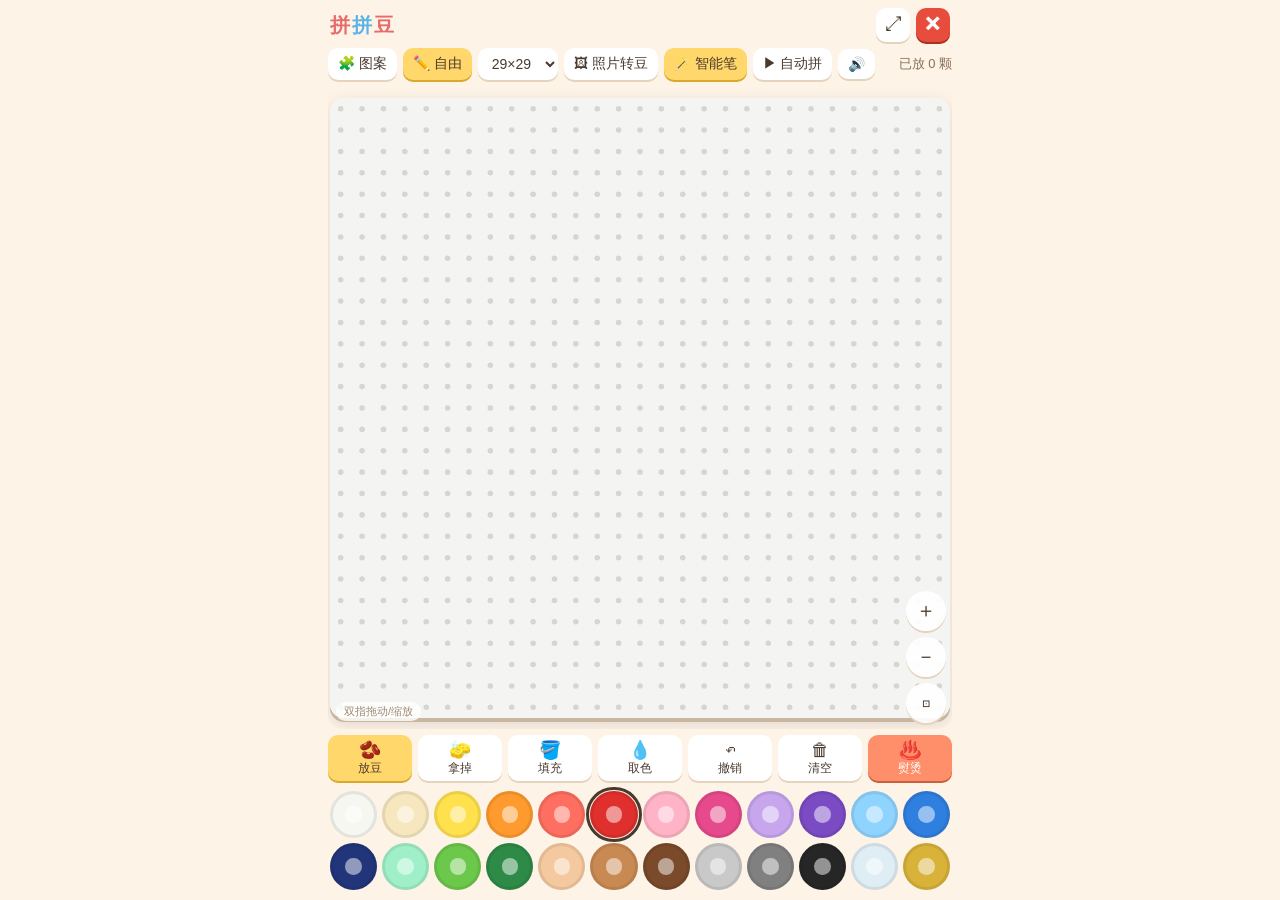
<file: bead/index.html>
<!DOCTYPE html>
<html lang="zh-CN">
<head>
<meta charset="UTF-8">
<meta name="viewport" content="width=device-width,initial-scale=1,maximum-scale=1,user-scalable=no,viewport-fit=cover">
<meta name="apple-mobile-web-app-capable" content="yes">
<title>拼拼豆</title>
<style>
*{margin:0;padding:0;box-sizing:border-box;-webkit-tap-highlight-color:transparent;-webkit-user-select:none;user-select:none}
html,body{height:100%;background:#fdf3e7;font-family:-apple-system,"PingFang SC","Microsoft YaHei",sans-serif;color:#4a3a2e;overflow:hidden;touch-action:manipulation}
#app{display:flex;flex-direction:column;height:100%;max-width:640px;margin:0 auto;padding:env(safe-area-inset-top) 8px env(safe-area-inset-bottom)}
header{display:flex;align-items:center;gap:6px;padding:8px 2px 6px}
header h1{font-size:20px;letter-spacing:2px;color:#e86a6a;flex:1;white-space:nowrap}
header h1 span{color:#5bb3e6}
.tb{border:0;border-radius:10px;width:34px;height:34px;font-size:18px;background:#fff;color:#4a3a2e;box-shadow:0 2px 0 #e6d3bd}
.tb.x{background:#e74c3c;color:#fff;box-shadow:0 2px 0 #a83224;font-weight:bold}
#bar{display:flex;gap:6px;align-items:center;flex-wrap:wrap;padding-bottom:6px}
select,.btn{font:inherit;font-size:14px;border:0;border-radius:10px;padding:7px 10px;background:#fff;color:#4a3a2e;box-shadow:0 2px 0 #e6d3bd}
.btn.on{background:#ffd76a;box-shadow:0 2px 0 #d9a92c}
.btn.hot{background:#ff8f6b;color:#fff;box-shadow:0 2px 0 #c9603f}
#prog{font-size:13px;margin-left:auto;color:#8a705a}
#wrap{flex:1;min-height:0;position:relative;overflow:hidden;touch-action:none;border-radius:14px}
#zoom{position:absolute;right:6px;bottom:6px;display:flex;flex-direction:column;gap:6px;z-index:2}
#zoom button{width:40px;height:40px;border:0;border-radius:50%;background:rgba(255,255,255,.92);box-shadow:0 2px 0 #e6d3bd;font-size:20px;color:#4a3a2e}
#ref{position:absolute;left:6px;top:6px;z-index:3;background:#fff;border-radius:10px;padding:4px;box-shadow:0 2px 8px rgba(0,0,0,.18);display:none;text-align:center;font-size:10px;color:#8a705a}
#ref canvas{display:block;width:84px;height:84px;image-rendering:pixelated;border-radius:6px}
#ref.big canvas{width:200px;height:200px}
#zhint{position:absolute;left:8px;bottom:8px;font-size:11px;color:#a08a74;background:rgba(255,255,255,.8);padding:2px 8px;border-radius:10px;z-index:2;pointer-events:none}
canvas#board{position:absolute;left:0;top:0;touch-action:none;border-radius:14px;box-shadow:0 4px 0 #c9b6a0,0 6px 18px rgba(0,0,0,.12);background:#f4f4f2}
#tools{display:flex;gap:6px;padding:6px 0;justify-content:space-between}
#tools .btn{flex:1;padding:6px 0;font-size:12px;display:flex;flex-direction:column;align-items:center;gap:1px;line-height:1.1;white-space:nowrap;min-width:0}
#tools .btn b{font-size:18px;font-weight:normal}
#pal{display:grid;grid-template-columns:repeat(12,1fr);gap:5px;padding:4px 2px 10px}
.sw{aspect-ratio:1;border-radius:50%;border:3px solid rgba(0,0,0,.08);position:relative}
.sw::after{content:"";position:absolute;inset:30%;border-radius:50%;background:rgba(255,255,255,.5)}
.sw.sel{outline:3px solid #4a3a2e;outline-offset:1px}
.sw .n{position:absolute;right:-4px;top:-6px;font-size:9px;background:#4a3a2e;color:#fff;border-radius:6px;padding:0 3px;display:none}
.sw.need .n{display:block}
#msk{position:fixed;inset:0;background:rgba(40,25,15,.55);display:none;align-items:center;justify-content:center;z-index:9;padding:16px}
#msk.show{display:flex}
.card{background:#fff8ef;border-radius:18px;padding:16px;max-width:420px;width:100%;text-align:center;max-height:92vh;overflow-y:auto}
.card h2{font-size:20px;margin-bottom:8px;color:#e86a6a}
.card canvas{max-width:100%;border-radius:10px;margin:8px 0;background:#fff}
.card .row{display:flex;gap:8px;justify-content:center;flex-wrap:wrap;margin-top:8px}
#pick{display:grid;grid-template-columns:repeat(3,1fr);gap:10px;margin:10px 0}
#pick div{background:#fff;border-radius:12px;padding:6px;box-shadow:0 2px 0 #e6d3bd;font-size:13px}
#pick canvas{width:100%;image-rendering:pixelated;margin:0}
#toast{position:fixed;left:50%;top:70px;transform:translateX(-50%);background:#4a3a2e;color:#fff;padding:8px 14px;border-radius:20px;font-size:14px;opacity:0;transition:.3s;pointer-events:none;z-index:10}
#toast.show{opacity:1}
</style>
</head>
<body>
<div id="app">
  <header>
    <h1>拼<span>拼</span>豆</h1>
    <button class="tb" id="fs" title="全屏">⤢</button>
    <button class="tb x" id="quit" title="退出">✕</button>
  </header>
  <div id="bar">
    <button class="btn" id="bPat">🧩 图案</button>
    <button class="btn" id="bFree">✏️ 自由</button>
    <select id="size"><option value="16">16×16</option><option value="24">24×24</option><option value="29" selected>29×29</option><option value="38">38×38</option></select>
    <button class="btn" id="bImg">🖼 照片转豆</button>
    <button class="btn on" id="bSmart" title="图案模式下自动用对的颜色">🪄 智能笔</button>
    <button class="btn" id="bAuto">▶ 自动拼</button>
    <button class="btn" id="bSnd" title="音效开关">🔊</button>
    <span id="prog"></span>
  </div>
  <div id="wrap"><canvas id="board"></canvas><div id="zoom"><button id="zin">＋</button><button id="zout">－</button><button id="zfit" style="font-size:15px">⊡</button></div><div id="ref"><canvas id="refc"></canvas><span id="reft">参考图 · 点我放大</span></div><div id="zhint">双指拖动/缩放</div></div>
  <div id="tools">
    <button class="btn on" data-t="pen"><b>🫘</b>放豆</button>
    <button class="btn" data-t="erase"><b>🧽</b>拿掉</button>
    <button class="btn" data-t="fill"><b>🪣</b>填充</button>
    <button class="btn" data-t="pick"><b>💧</b>取色</button>
    <button class="btn" id="undo"><b>↶</b>撤销</button>
    <button class="btn" id="clear"><b>🗑</b>清空</button>
    <button class="btn hot" id="iron"><b>♨️</b>熨烫</button>
  </div>
  <div id="pal"></div>
</div>
<div id="msk"><div class="card" id="card"></div></div>
<div id="toast"></div>
<input type="file" id="file" accept="image/*" hidden>
<script>
// 拼拼豆 — 原创图案，纯前端。
const PAL=[
 ['白','#f7f7f2'],['奶油','#f6e7bf'],['柠檬','#ffe14d'],['橙','#ff9a2e'],['珊瑚','#ff6f61'],['红','#e0302e'],
 ['樱粉','#ffb3c7'],['玫红','#e64a8c'],['淡紫','#c7a6ee'],['紫','#7b4bc4'],['天蓝','#8fd3ff'],['蓝','#2f7fe0'],
 ['藏青','#22357a'],['薄荷','#9ff0c8'],['草绿','#6cc84a'],['深绿','#2e8a47'],['肤色','#f5c9a0'],['驼','#c88a52'],
 ['棕','#7a4a2a'],['浅灰','#c9c9c9'],['灰','#808080'],['黑','#262626'],['透明','#dfeef5'],['金','#d9b23a']];
// 图案：字符→色号
const PATS=[
 {name:"美人鱼·珊瑚",n:38,g:[-1,-1,-1,-1,-1,-1,-1,-1,-1,-1,-1,-1,-1,-1,-1,21,21,21,21,21,21,21,21,-1,-1,-1,-1,-1,-1,-1,-1,-1,-1,-1,-1,-1,-1,-1,-1,-1,-1,-1,-1,-1,-1,-1,-1,-1,-1,-1,-1,21,21,4,4,4,4,4,4,4,4,21,21,-1,-1,-1,-1,-1,-1,-1,-1,-1,-1,-1,-1,-1,-1,-1,-1,-1,-1,-1,-1,-1,-1,-1,-1,-1,21,4,4,4,4,4,4,4,4,4,4,4,4,21,-1,-1,-1,-1,-1,-1,-1,-1,-1,-1,-1,-1,-1,-1,-1,-1,-1,-1,-1,-1,-1,-1,-1,21,4,4,4,4,4,4,4,4,4,4,4,4,2,4,21,-1,-1,-1,-1,-1,-1,-1,-1,-1,-1,-1,-1,-1,-1,-1,-1,-1,-1,-1,-1,-1,21,4,4,4,5,4,4,4,4,4,4,4,4,2,2,2,4,21,-1,-1,-1,-1,-1,-1,-1,-1,-1,-1,-1,-1,-1,-1,-1,-1,-1,-1,-1,-1,21,4,4,5,4,4,4,4,4,4,4,4,4,4,2,4,4,21,-1,-1,-1,-1,-1,-1,-1,-1,-1,-1,-1,-1,-1,-1,-1,-1,-1,-1,-1,21,4,4,5,4,4,4,4,4,4,4,4,4,4,4,4,5,4,4,21,-1,-1,-1,-1,-1,-1,-1,-1,-1,-1,-1,-1,-1,-1,-1,-1,-1,-1,21,4,4,5,4,16,16,16,4,4,4,4,16,16,16,4,5,4,4,21,-1,-1,-1,-1,-1,-1,-1,-1,-1,-1,-1,-1,-1,-1,-1,-1,-1,-1,21,4,4,4,16,16,16,16,16,4,4,16,16,16,16,16,4,4,4,21,-1,-1,-1,-1,-1,-1,-1,-1,-1,-1,-1,-1,-1,-1,-1,-1,-1,21,4,4,4,16,16,16,16,16,16,16,16,16,16,16,16,16,16,4,4,4,21,-1,-1,-1,-1,-1,-1,-1,-1,-1,-1,-1,-1,-1,-1,-1,-1,21,4,4,4,16,16,21,21,16,16,16,16,16,16,21,21,16,16,4,4,4,21,-1,-1,-1,-1,-1,-1,-1,-1,-1,-1,-1,-1,-1,-1,-1,-1,21,4,4,4,16,16,21,0,16,16,16,16,16,16,0,21,16,16,4,4,4,21,-1,-1,-1,-1,-1,-1,-1,-1,-1,-1,-1,-1,-1,-1,-1,-1,21,4,4,4,16,6,6,16,16,16,16,16,16,16,16,6,6,16,4,4,4,21,-1,-1,-1,-1,-1,-1,-1,-1,-1,-1,-1,-1,-1,-1,-1,21,4,4,4,4,4,16,16,16,16,16,5,5,16,16,16,16,16,4,4,4,4,4,21,-1,-1,-1,-1,-1,-1,-1,-1,-1,-1,-1,-1,-1,-1,21,4,4,4,5,4,4,16,16,16,16,16,16,16,16,16,16,4,4,5,4,4,4,21,-1,-1,-1,-1,-1,-1,-1,-1,-1,-1,-1,-1,-1,-1,21,4,4,4,5,4,21,21,16,16,16,16,16,16,16,16,21,21,4,5,4,4,4,21,-1,-1,-1,-1,-1,-1,-1,-1,-1,-1,-1,-1,-1,-1,21,4,4,5,4,21,16,16,16,16,16,16,16,16,16,16,16,16,21,4,5,4,4,21,-1,-1,-1,-1,-1,-1,-1,-1,-1,-1,-1,-1,-1,-1,21,4,4,5,21,16,16,8,8,8,8,16,16,8,8,8,8,16,16,21,5,4,4,21,-1,-1,-1,-1,-1,-1,-1,-1,-1,-1,-1,-1,-1,-1,21,4,4,4,21,16,8,9,9,8,8,16,16,8,8,9,9,8,16,21,4,4,4,21,-1,-1,-1,-1,-1,-1,-1,-1,-1,-1,-1,-1,-1,-1,21,4,4,4,21,21,16,8,8,8,8,8,8,8,8,8,8,16,21,21,4,4,4,21,-1,-1,-1,-1,-1,-1,-1,-1,-1,-1,-1,-1,-1,-1,-1,21,4,4,4,21,16,16,16,16,16,16,16,16,16,16,16,16,21,4,4,4,21,-1,-1,-1,-1,-1,-1,-1,-1,-1,-1,-1,-1,-1,-1,-1,-1,21,4,4,4,21,21,13,13,13,13,13,13,13,13,13,13,21,21,4,4,4,21,-1,-1,-1,-1,-1,-1,-1,-1,-1,-1,-1,-1,-1,-1,-1,-1,-1,21,4,4,21,-1,21,13,13,13,13,13,13,13,13,21,-1,21,4,4,21,-1,-1,-1,-1,-1,-1,-1,-1,-1,-1,-1,-1,-1,-1,-1,-1,-1,-1,-1,21,21,-1,-1,21,13,13,15,13,13,15,13,13,21,-1,-1,21,21,-1,-1,-1,-1,-1,-1,-1,-1,-1,-1,-1,-1,-1,-1,-1,-1,-1,-1,-1,-1,-1,-1,-1,-1,-1,21,13,13,15,13,13,13,13,21,-1,-1,-1,-1,-1,-1,-1,-1,-1,-1,-1,-1,-1,-1,-1,-1,-1,-1,-1,-1,-1,-1,-1,-1,-1,-1,-1,-1,-1,21,13,13,13,13,15,13,13,21,-1,-1,-1,-1,-1,-1,-1,-1,-1,-1,-1,-1,-1,-1,-1,-1,-1,-1,-1,-1,-1,-1,-1,-1,-1,-1,-1,-1,-1,21,15,13,13,13,13,13,13,21,-1,-1,-1,-1,-1,-1,-1,-1,-1,-1,-1,-1,-1,-1,-1,-1,-1,-1,-1,-1,-1,-1,-1,-1,-1,-1,-1,-1,-1,-1,21,13,13,15,13,13,13,21,-1,-1,-1,-1,-1,-1,-1,-1,-1,-1,-1,-1,-1,-1,-1,-1,-1,-1,-1,-1,-1,-1,-1,-1,-1,-1,-1,-1,-1,-1,21,13,13,13,13,15,13,21,-1,-1,-1,-1,-1,-1,-1,-1,-1,-1,-1,-1,-1,-1,-1,-1,-1,-1,-1,-1,-1,-1,-1,-1,-1,-1,-1,-1,-1,-1,-1,21,15,13,13,13,13,21,-1,-1,-1,-1,-1,-1,-1,-1,-1,-1,-1,-1,-1,-1,-1,-1,-1,-1,-1,-1,-1,-1,-1,-1,-1,-1,-1,-1,-1,-1,-1,21,13,13,15,13,21,-1,-1,-1,-1,-1,-1,-1,-1,-1,-1,-1,-1,-1,-1,-1,-1,-1,-1,-1,-1,-1,-1,-1,-1,-1,-1,-1,-1,-1,-1,-1,-1,-1,21,13,13,13,21,-1,-1,-1,-1,-1,-1,-1,-1,-1,-1,-1,-1,-1,-1,-1,-1,-1,-1,-1,-1,-1,-1,-1,-1,-1,-1,-1,-1,-1,-1,-1,-1,21,21,13,13,21,10,21,-1,-1,-1,-1,-1,-1,-1,-1,-1,-1,-1,-1,-1,-1,-1,-1,-1,-1,-1,-1,-1,-1,-1,-1,-1,-1,-1,-1,-1,21,10,10,21,21,13,21,10,10,21,-1,-1,-1,-1,-1,-1,-1,-1,-1,-1,-1,-1,-1,-1,-1,-1,-1,-1,-1,-1,-1,-1,-1,-1,-1,-1,21,10,10,10,11,21,21,21,10,11,10,10,21,-1,-1,-1,-1,-1,-1,-1,-1,-1,-1,-1,-1,-1,-1,-1,-1,-1,-1,-1,-1,-1,-1,-1,-1,21,10,10,11,10,21,-1,-1,-1,21,10,11,10,10,21,-1,-1,-1,-1,-1,-1,-1,-1,-1,-1,-1,-1,-1,-1,-1,-1,-1,-1,-1,-1,-1,-1,-1,21,10,11,10,21,-1,-1,-1,-1,-1,21,10,11,10,21,-1,-1,-1,-1,-1,-1,-1,-1,-1,-1,-1,-1,-1,-1,-1,-1,-1,-1,-1,-1,-1,-1,-1,-1,21,21,21,-1,-1,-1,-1,-1,-1,-1,21,21,21,-1,-1,-1,-1,-1,-1,-1,-1,-1,-1,-1,-1]},
 {name:"美人鱼·金发",n:38,g:[-1,-1,-1,-1,-1,-1,-1,-1,-1,-1,-1,-1,-1,-1,-1,21,21,21,21,21,21,21,21,-1,-1,-1,-1,-1,-1,-1,-1,-1,-1,-1,-1,-1,-1,-1,-1,-1,-1,-1,-1,-1,-1,-1,-1,-1,-1,-1,-1,21,21,2,2,2,2,2,2,2,2,21,21,-1,-1,-1,-1,-1,-1,-1,-1,-1,-1,-1,-1,-1,-1,-1,-1,-1,-1,-1,-1,-1,-1,-1,-1,-1,21,2,2,2,2,2,2,2,2,2,2,2,2,21,-1,-1,-1,-1,-1,-1,-1,-1,-1,-1,-1,-1,-1,-1,-1,-1,-1,-1,-1,-1,-1,-1,-1,21,2,2,2,2,2,2,2,2,2,2,2,2,0,2,21,-1,-1,-1,-1,-1,-1,-1,-1,-1,-1,-1,-1,-1,-1,-1,-1,-1,-1,-1,-1,-1,21,2,2,2,23,2,2,2,2,2,2,2,2,0,0,0,2,21,-1,-1,-1,-1,-1,-1,-1,-1,-1,-1,-1,-1,-1,-1,-1,-1,-1,-1,-1,-1,21,2,2,23,2,2,2,2,2,2,2,2,2,2,0,2,2,21,-1,-1,-1,-1,-1,-1,-1,-1,-1,-1,-1,-1,-1,-1,-1,-1,-1,-1,-1,21,2,2,23,2,2,2,2,2,2,2,2,2,2,2,2,23,2,2,21,-1,-1,-1,-1,-1,-1,-1,-1,-1,-1,-1,-1,-1,-1,-1,-1,-1,-1,21,2,2,23,2,16,16,16,2,2,2,2,16,16,16,2,23,2,2,21,-1,-1,-1,-1,-1,-1,-1,-1,-1,-1,-1,-1,-1,-1,-1,-1,-1,-1,21,2,2,2,16,16,16,16,16,2,2,16,16,16,16,16,2,2,2,21,-1,-1,-1,-1,-1,-1,-1,-1,-1,-1,-1,-1,-1,-1,-1,-1,-1,21,2,2,2,16,16,16,16,16,16,16,16,16,16,16,16,16,16,2,2,2,21,-1,-1,-1,-1,-1,-1,-1,-1,-1,-1,-1,-1,-1,-1,-1,-1,21,2,2,2,16,16,21,21,16,16,16,16,16,16,21,21,16,16,2,2,2,21,-1,-1,-1,-1,-1,-1,-1,-1,-1,-1,-1,-1,-1,-1,-1,-1,21,2,2,2,16,16,21,0,16,16,16,16,16,16,0,21,16,16,2,2,2,21,-1,-1,-1,-1,-1,-1,-1,-1,-1,-1,-1,-1,-1,-1,-1,-1,21,2,2,2,16,6,6,16,16,16,16,16,16,16,16,6,6,16,2,2,2,21,-1,-1,-1,-1,-1,-1,-1,-1,-1,-1,-1,-1,-1,-1,-1,21,2,2,2,2,2,16,16,16,16,16,5,5,16,16,16,16,16,2,2,2,2,2,21,-1,-1,-1,-1,-1,-1,-1,-1,-1,-1,-1,-1,-1,-1,21,2,2,2,23,2,2,16,16,16,16,16,16,16,16,16,16,2,2,23,2,2,2,21,-1,-1,-1,-1,-1,-1,-1,-1,-1,-1,-1,-1,-1,-1,21,2,2,2,23,2,21,21,16,16,16,16,16,16,16,16,21,21,2,23,2,2,2,21,-1,-1,-1,-1,-1,-1,-1,-1,-1,-1,-1,-1,-1,-1,21,2,2,23,2,21,16,16,16,16,16,16,16,16,16,16,16,16,21,2,23,2,2,21,-1,-1,-1,-1,-1,-1,-1,-1,-1,-1,-1,-1,-1,-1,21,2,2,23,21,16,16,6,6,6,6,16,16,6,6,6,6,16,16,21,23,2,2,21,-1,-1,-1,-1,-1,-1,-1,-1,-1,-1,-1,-1,-1,-1,21,2,2,2,21,16,6,7,7,6,6,16,16,6,6,7,7,6,16,21,2,2,2,21,-1,-1,-1,-1,-1,-1,-1,-1,-1,-1,-1,-1,-1,-1,21,2,2,2,21,21,16,6,6,6,6,6,6,6,6,6,6,16,21,21,2,2,2,21,-1,-1,-1,-1,-1,-1,-1,-1,-1,-1,-1,-1,-1,-1,-1,21,2,2,2,21,16,16,16,16,16,16,16,16,16,16,16,16,21,2,2,2,21,-1,-1,-1,-1,-1,-1,-1,-1,-1,-1,-1,-1,-1,-1,-1,-1,21,2,2,2,21,21,8,8,8,8,8,8,8,8,8,8,21,21,2,2,2,21,-1,-1,-1,-1,-1,-1,-1,-1,-1,-1,-1,-1,-1,-1,-1,-1,-1,21,2,2,21,-1,21,8,8,8,8,8,8,8,8,21,-1,21,2,2,21,-1,-1,-1,-1,-1,-1,-1,-1,-1,-1,-1,-1,-1,-1,-1,-1,-1,-1,-1,21,21,-1,-1,21,8,8,9,8,8,9,8,8,21,-1,-1,21,21,-1,-1,-1,-1,-1,-1,-1,-1,-1,-1,-1,-1,-1,-1,-1,-1,-1,-1,-1,-1,-1,-1,-1,-1,-1,21,8,8,9,8,8,8,8,21,-1,-1,-1,-1,-1,-1,-1,-1,-1,-1,-1,-1,-1,-1,-1,-1,-1,-1,-1,-1,-1,-1,-1,-1,-1,-1,-1,-1,-1,21,8,8,8,8,9,8,8,21,-1,-1,-1,-1,-1,-1,-1,-1,-1,-1,-1,-1,-1,-1,-1,-1,-1,-1,-1,-1,-1,-1,-1,-1,-1,-1,-1,-1,-1,21,9,8,8,8,8,8,8,21,-1,-1,-1,-1,-1,-1,-1,-1,-1,-1,-1,-1,-1,-1,-1,-1,-1,-1,-1,-1,-1,-1,-1,-1,-1,-1,-1,-1,-1,-1,21,8,8,9,8,8,8,21,-1,-1,-1,-1,-1,-1,-1,-1,-1,-1,-1,-1,-1,-1,-1,-1,-1,-1,-1,-1,-1,-1,-1,-1,-1,-1,-1,-1,-1,-1,21,8,8,8,8,9,8,21,-1,-1,-1,-1,-1,-1,-1,-1,-1,-1,-1,-1,-1,-1,-1,-1,-1,-1,-1,-1,-1,-1,-1,-1,-1,-1,-1,-1,-1,-1,-1,21,9,8,8,8,8,21,-1,-1,-1,-1,-1,-1,-1,-1,-1,-1,-1,-1,-1,-1,-1,-1,-1,-1,-1,-1,-1,-1,-1,-1,-1,-1,-1,-1,-1,-1,-1,21,8,8,9,8,21,-1,-1,-1,-1,-1,-1,-1,-1,-1,-1,-1,-1,-1,-1,-1,-1,-1,-1,-1,-1,-1,-1,-1,-1,-1,-1,-1,-1,-1,-1,-1,-1,-1,21,8,8,8,21,-1,-1,-1,-1,-1,-1,-1,-1,-1,-1,-1,-1,-1,-1,-1,-1,-1,-1,-1,-1,-1,-1,-1,-1,-1,-1,-1,-1,-1,-1,-1,-1,21,21,8,8,21,6,21,-1,-1,-1,-1,-1,-1,-1,-1,-1,-1,-1,-1,-1,-1,-1,-1,-1,-1,-1,-1,-1,-1,-1,-1,-1,-1,-1,-1,-1,21,6,6,21,21,8,21,6,6,21,-1,-1,-1,-1,-1,-1,-1,-1,-1,-1,-1,-1,-1,-1,-1,-1,-1,-1,-1,-1,-1,-1,-1,-1,-1,-1,21,6,6,6,7,21,21,21,6,7,6,6,21,-1,-1,-1,-1,-1,-1,-1,-1,-1,-1,-1,-1,-1,-1,-1,-1,-1,-1,-1,-1,-1,-1,-1,-1,21,6,6,7,6,21,-1,-1,-1,21,6,7,6,6,21,-1,-1,-1,-1,-1,-1,-1,-1,-1,-1,-1,-1,-1,-1,-1,-1,-1,-1,-1,-1,-1,-1,-1,21,6,7,6,21,-1,-1,-1,-1,-1,21,6,7,6,21,-1,-1,-1,-1,-1,-1,-1,-1,-1,-1,-1,-1,-1,-1,-1,-1,-1,-1,-1,-1,-1,-1,-1,-1,21,21,21,-1,-1,-1,-1,-1,-1,-1,21,21,21,-1,-1,-1,-1,-1,-1,-1,-1,-1,-1,-1,-1]},
 {name:"美人鱼·海蓝",n:38,g:[-1,-1,-1,-1,-1,-1,-1,-1,-1,-1,-1,-1,-1,-1,-1,21,21,21,21,21,21,21,21,-1,-1,-1,-1,-1,-1,-1,-1,-1,-1,-1,-1,-1,-1,-1,-1,-1,-1,-1,-1,-1,-1,-1,-1,-1,-1,-1,-1,21,21,10,10,10,10,10,10,10,10,21,21,-1,-1,-1,-1,-1,-1,-1,-1,-1,-1,-1,-1,-1,-1,-1,-1,-1,-1,-1,-1,-1,-1,-1,-1,-1,21,10,10,10,10,10,10,10,10,10,10,10,10,21,-1,-1,-1,-1,-1,-1,-1,-1,-1,-1,-1,-1,-1,-1,-1,-1,-1,-1,-1,-1,-1,-1,-1,21,10,10,10,10,10,10,10,10,10,10,10,10,2,10,21,-1,-1,-1,-1,-1,-1,-1,-1,-1,-1,-1,-1,-1,-1,-1,-1,-1,-1,-1,-1,-1,21,10,10,10,11,10,10,10,10,10,10,10,10,2,2,2,10,21,-1,-1,-1,-1,-1,-1,-1,-1,-1,-1,-1,-1,-1,-1,-1,-1,-1,-1,-1,-1,21,10,10,11,10,10,10,10,10,10,10,10,10,10,2,10,10,21,-1,-1,-1,-1,-1,-1,-1,-1,-1,-1,-1,-1,-1,-1,-1,-1,-1,-1,-1,21,10,10,11,10,10,10,10,10,10,10,10,10,10,10,10,11,10,10,21,-1,-1,-1,-1,-1,-1,-1,-1,-1,-1,-1,-1,-1,-1,-1,-1,-1,-1,21,10,10,11,10,16,16,16,10,10,10,10,16,16,16,10,11,10,10,21,-1,-1,-1,-1,-1,-1,-1,-1,-1,-1,-1,-1,-1,-1,-1,-1,-1,-1,21,10,10,10,16,16,16,16,16,10,10,16,16,16,16,16,10,10,10,21,-1,-1,-1,-1,-1,-1,-1,-1,-1,-1,-1,-1,-1,-1,-1,-1,-1,21,10,10,10,16,16,16,16,16,16,16,16,16,16,16,16,16,16,10,10,10,21,-1,-1,-1,-1,-1,-1,-1,-1,-1,-1,-1,-1,-1,-1,-1,-1,21,10,10,10,16,16,21,21,16,16,16,16,16,16,21,21,16,16,10,10,10,21,-1,-1,-1,-1,-1,-1,-1,-1,-1,-1,-1,-1,-1,-1,-1,-1,21,10,10,10,16,16,21,0,16,16,16,16,16,16,0,21,16,16,10,10,10,21,-1,-1,-1,-1,-1,-1,-1,-1,-1,-1,-1,-1,-1,-1,-1,-1,21,10,10,10,16,6,6,16,16,16,16,16,16,16,16,6,6,16,10,10,10,21,-1,-1,-1,-1,-1,-1,-1,-1,-1,-1,-1,-1,-1,-1,-1,21,10,10,10,10,10,16,16,16,16,16,5,5,16,16,16,16,16,10,10,10,10,10,21,-1,-1,-1,-1,-1,-1,-1,-1,-1,-1,-1,-1,-1,-1,21,10,10,10,11,10,10,16,16,16,16,16,16,16,16,16,16,10,10,11,10,10,10,21,-1,-1,-1,-1,-1,-1,-1,-1,-1,-1,-1,-1,-1,-1,21,10,10,10,11,10,21,21,16,16,16,16,16,16,16,16,21,21,10,11,10,10,10,21,-1,-1,-1,-1,-1,-1,-1,-1,-1,-1,-1,-1,-1,-1,21,10,10,11,10,21,16,16,16,16,16,16,16,16,16,16,16,16,21,10,11,10,10,21,-1,-1,-1,-1,-1,-1,-1,-1,-1,-1,-1,-1,-1,-1,21,10,10,11,21,16,16,0,0,0,0,16,16,0,0,0,0,16,16,21,11,10,10,21,-1,-1,-1,-1,-1,-1,-1,-1,-1,-1,-1,-1,-1,-1,21,10,10,10,21,16,0,19,19,0,0,16,16,0,0,19,19,0,16,21,10,10,10,21,-1,-1,-1,-1,-1,-1,-1,-1,-1,-1,-1,-1,-1,-1,21,10,10,10,21,21,16,0,0,0,0,0,0,0,0,0,0,16,21,21,10,10,10,21,-1,-1,-1,-1,-1,-1,-1,-1,-1,-1,-1,-1,-1,-1,-1,21,10,10,10,21,16,16,16,16,16,16,16,16,16,16,16,16,21,10,10,10,21,-1,-1,-1,-1,-1,-1,-1,-1,-1,-1,-1,-1,-1,-1,-1,-1,21,10,10,10,21,21,7,7,7,7,7,7,7,7,7,7,21,21,10,10,10,21,-1,-1,-1,-1,-1,-1,-1,-1,-1,-1,-1,-1,-1,-1,-1,-1,-1,21,10,10,21,-1,21,7,7,7,7,7,7,7,7,21,-1,21,10,10,21,-1,-1,-1,-1,-1,-1,-1,-1,-1,-1,-1,-1,-1,-1,-1,-1,-1,-1,-1,21,21,-1,-1,21,7,7,5,7,7,5,7,7,21,-1,-1,21,21,-1,-1,-1,-1,-1,-1,-1,-1,-1,-1,-1,-1,-1,-1,-1,-1,-1,-1,-1,-1,-1,-1,-1,-1,-1,21,7,7,5,7,7,7,7,21,-1,-1,-1,-1,-1,-1,-1,-1,-1,-1,-1,-1,-1,-1,-1,-1,-1,-1,-1,-1,-1,-1,-1,-1,-1,-1,-1,-1,-1,21,7,7,7,7,5,7,7,21,-1,-1,-1,-1,-1,-1,-1,-1,-1,-1,-1,-1,-1,-1,-1,-1,-1,-1,-1,-1,-1,-1,-1,-1,-1,-1,-1,-1,-1,21,5,7,7,7,7,7,7,21,-1,-1,-1,-1,-1,-1,-1,-1,-1,-1,-1,-1,-1,-1,-1,-1,-1,-1,-1,-1,-1,-1,-1,-1,-1,-1,-1,-1,-1,-1,21,7,7,5,7,7,7,21,-1,-1,-1,-1,-1,-1,-1,-1,-1,-1,-1,-1,-1,-1,-1,-1,-1,-1,-1,-1,-1,-1,-1,-1,-1,-1,-1,-1,-1,-1,21,7,7,7,7,5,7,21,-1,-1,-1,-1,-1,-1,-1,-1,-1,-1,-1,-1,-1,-1,-1,-1,-1,-1,-1,-1,-1,-1,-1,-1,-1,-1,-1,-1,-1,-1,-1,21,5,7,7,7,7,21,-1,-1,-1,-1,-1,-1,-1,-1,-1,-1,-1,-1,-1,-1,-1,-1,-1,-1,-1,-1,-1,-1,-1,-1,-1,-1,-1,-1,-1,-1,-1,21,7,7,5,7,21,-1,-1,-1,-1,-1,-1,-1,-1,-1,-1,-1,-1,-1,-1,-1,-1,-1,-1,-1,-1,-1,-1,-1,-1,-1,-1,-1,-1,-1,-1,-1,-1,-1,21,7,7,7,21,-1,-1,-1,-1,-1,-1,-1,-1,-1,-1,-1,-1,-1,-1,-1,-1,-1,-1,-1,-1,-1,-1,-1,-1,-1,-1,-1,-1,-1,-1,-1,-1,21,21,7,7,21,6,21,-1,-1,-1,-1,-1,-1,-1,-1,-1,-1,-1,-1,-1,-1,-1,-1,-1,-1,-1,-1,-1,-1,-1,-1,-1,-1,-1,-1,-1,21,6,6,21,21,7,21,6,6,21,-1,-1,-1,-1,-1,-1,-1,-1,-1,-1,-1,-1,-1,-1,-1,-1,-1,-1,-1,-1,-1,-1,-1,-1,-1,-1,21,6,6,6,7,21,21,21,6,7,6,6,21,-1,-1,-1,-1,-1,-1,-1,-1,-1,-1,-1,-1,-1,-1,-1,-1,-1,-1,-1,-1,-1,-1,-1,-1,21,6,6,7,6,21,-1,-1,-1,21,6,7,6,6,21,-1,-1,-1,-1,-1,-1,-1,-1,-1,-1,-1,-1,-1,-1,-1,-1,-1,-1,-1,-1,-1,-1,-1,21,6,7,6,21,-1,-1,-1,-1,-1,21,6,7,6,21,-1,-1,-1,-1,-1,-1,-1,-1,-1,-1,-1,-1,-1,-1,-1,-1,-1,-1,-1,-1,-1,-1,-1,-1,21,21,21,-1,-1,-1,-1,-1,-1,-1,21,21,21,-1,-1,-1,-1,-1,-1,-1,-1,-1,-1,-1,-1]},
 {name:"美人鱼·紫梦",n:38,g:[-1,-1,-1,-1,-1,-1,-1,-1,-1,-1,-1,-1,-1,-1,-1,21,21,21,21,21,21,21,21,-1,-1,-1,-1,-1,-1,-1,-1,-1,-1,-1,-1,-1,-1,-1,-1,-1,-1,-1,-1,-1,-1,-1,-1,-1,-1,-1,-1,21,21,9,9,9,9,9,9,9,9,21,21,-1,-1,-1,-1,-1,-1,-1,-1,-1,-1,-1,-1,-1,-1,-1,-1,-1,-1,-1,-1,-1,-1,-1,-1,-1,21,9,9,9,9,9,9,9,9,9,9,9,9,21,-1,-1,-1,-1,-1,-1,-1,-1,-1,-1,-1,-1,-1,-1,-1,-1,-1,-1,-1,-1,-1,-1,-1,21,9,9,9,9,9,9,9,9,9,9,9,9,2,9,21,-1,-1,-1,-1,-1,-1,-1,-1,-1,-1,-1,-1,-1,-1,-1,-1,-1,-1,-1,-1,-1,21,9,9,9,12,9,9,9,9,9,9,9,9,2,2,2,9,21,-1,-1,-1,-1,-1,-1,-1,-1,-1,-1,-1,-1,-1,-1,-1,-1,-1,-1,-1,-1,21,9,9,12,9,9,9,9,9,9,9,9,9,9,2,9,9,21,-1,-1,-1,-1,-1,-1,-1,-1,-1,-1,-1,-1,-1,-1,-1,-1,-1,-1,-1,21,9,9,12,9,9,9,9,9,9,9,9,9,9,9,9,12,9,9,21,-1,-1,-1,-1,-1,-1,-1,-1,-1,-1,-1,-1,-1,-1,-1,-1,-1,-1,21,9,9,12,9,16,16,16,9,9,9,9,16,16,16,9,12,9,9,21,-1,-1,-1,-1,-1,-1,-1,-1,-1,-1,-1,-1,-1,-1,-1,-1,-1,-1,21,9,9,9,16,16,16,16,16,9,9,16,16,16,16,16,9,9,9,21,-1,-1,-1,-1,-1,-1,-1,-1,-1,-1,-1,-1,-1,-1,-1,-1,-1,21,9,9,9,16,16,16,16,16,16,16,16,16,16,16,16,16,16,9,9,9,21,-1,-1,-1,-1,-1,-1,-1,-1,-1,-1,-1,-1,-1,-1,-1,-1,21,9,9,9,16,16,21,21,16,16,16,16,16,16,21,21,16,16,9,9,9,21,-1,-1,-1,-1,-1,-1,-1,-1,-1,-1,-1,-1,-1,-1,-1,-1,21,9,9,9,16,16,21,0,16,16,16,16,16,16,0,21,16,16,9,9,9,21,-1,-1,-1,-1,-1,-1,-1,-1,-1,-1,-1,-1,-1,-1,-1,-1,21,9,9,9,16,6,6,16,16,16,16,16,16,16,16,6,6,16,9,9,9,21,-1,-1,-1,-1,-1,-1,-1,-1,-1,-1,-1,-1,-1,-1,-1,21,9,9,9,9,9,16,16,16,16,16,5,5,16,16,16,16,16,9,9,9,9,9,21,-1,-1,-1,-1,-1,-1,-1,-1,-1,-1,-1,-1,-1,-1,21,9,9,9,12,9,9,16,16,16,16,16,16,16,16,16,16,9,9,12,9,9,9,21,-1,-1,-1,-1,-1,-1,-1,-1,-1,-1,-1,-1,-1,-1,21,9,9,9,12,9,21,21,16,16,16,16,16,16,16,16,21,21,9,12,9,9,9,21,-1,-1,-1,-1,-1,-1,-1,-1,-1,-1,-1,-1,-1,-1,21,9,9,12,9,21,16,16,16,16,16,16,16,16,16,16,16,16,21,9,12,9,9,21,-1,-1,-1,-1,-1,-1,-1,-1,-1,-1,-1,-1,-1,-1,21,9,9,12,21,16,16,2,2,2,2,16,16,2,2,2,2,16,16,21,12,9,9,21,-1,-1,-1,-1,-1,-1,-1,-1,-1,-1,-1,-1,-1,-1,21,9,9,9,21,16,2,23,23,2,2,16,16,2,2,23,23,2,16,21,9,9,9,21,-1,-1,-1,-1,-1,-1,-1,-1,-1,-1,-1,-1,-1,-1,21,9,9,9,21,21,16,2,2,2,2,2,2,2,2,2,2,16,21,21,9,9,9,21,-1,-1,-1,-1,-1,-1,-1,-1,-1,-1,-1,-1,-1,-1,-1,21,9,9,9,21,16,16,16,16,16,16,16,16,16,16,16,16,21,9,9,9,21,-1,-1,-1,-1,-1,-1,-1,-1,-1,-1,-1,-1,-1,-1,-1,-1,21,9,9,9,21,21,10,10,10,10,10,10,10,10,10,10,21,21,9,9,9,21,-1,-1,-1,-1,-1,-1,-1,-1,-1,-1,-1,-1,-1,-1,-1,-1,-1,21,9,9,21,-1,21,10,10,10,10,10,10,10,10,21,-1,21,9,9,21,-1,-1,-1,-1,-1,-1,-1,-1,-1,-1,-1,-1,-1,-1,-1,-1,-1,-1,-1,21,21,-1,-1,21,10,10,11,10,10,11,10,10,21,-1,-1,21,21,-1,-1,-1,-1,-1,-1,-1,-1,-1,-1,-1,-1,-1,-1,-1,-1,-1,-1,-1,-1,-1,-1,-1,-1,-1,21,10,10,11,10,10,10,10,21,-1,-1,-1,-1,-1,-1,-1,-1,-1,-1,-1,-1,-1,-1,-1,-1,-1,-1,-1,-1,-1,-1,-1,-1,-1,-1,-1,-1,-1,21,10,10,10,10,11,10,10,21,-1,-1,-1,-1,-1,-1,-1,-1,-1,-1,-1,-1,-1,-1,-1,-1,-1,-1,-1,-1,-1,-1,-1,-1,-1,-1,-1,-1,-1,21,11,10,10,10,10,10,10,21,-1,-1,-1,-1,-1,-1,-1,-1,-1,-1,-1,-1,-1,-1,-1,-1,-1,-1,-1,-1,-1,-1,-1,-1,-1,-1,-1,-1,-1,-1,21,10,10,11,10,10,10,21,-1,-1,-1,-1,-1,-1,-1,-1,-1,-1,-1,-1,-1,-1,-1,-1,-1,-1,-1,-1,-1,-1,-1,-1,-1,-1,-1,-1,-1,-1,21,10,10,10,10,11,10,21,-1,-1,-1,-1,-1,-1,-1,-1,-1,-1,-1,-1,-1,-1,-1,-1,-1,-1,-1,-1,-1,-1,-1,-1,-1,-1,-1,-1,-1,-1,-1,21,11,10,10,10,10,21,-1,-1,-1,-1,-1,-1,-1,-1,-1,-1,-1,-1,-1,-1,-1,-1,-1,-1,-1,-1,-1,-1,-1,-1,-1,-1,-1,-1,-1,-1,-1,21,10,10,11,10,21,-1,-1,-1,-1,-1,-1,-1,-1,-1,-1,-1,-1,-1,-1,-1,-1,-1,-1,-1,-1,-1,-1,-1,-1,-1,-1,-1,-1,-1,-1,-1,-1,-1,21,10,10,10,21,-1,-1,-1,-1,-1,-1,-1,-1,-1,-1,-1,-1,-1,-1,-1,-1,-1,-1,-1,-1,-1,-1,-1,-1,-1,-1,-1,-1,-1,-1,-1,-1,21,21,10,10,21,8,21,-1,-1,-1,-1,-1,-1,-1,-1,-1,-1,-1,-1,-1,-1,-1,-1,-1,-1,-1,-1,-1,-1,-1,-1,-1,-1,-1,-1,-1,21,8,8,21,21,10,21,8,8,21,-1,-1,-1,-1,-1,-1,-1,-1,-1,-1,-1,-1,-1,-1,-1,-1,-1,-1,-1,-1,-1,-1,-1,-1,-1,-1,21,8,8,8,9,21,21,21,8,9,8,8,21,-1,-1,-1,-1,-1,-1,-1,-1,-1,-1,-1,-1,-1,-1,-1,-1,-1,-1,-1,-1,-1,-1,-1,-1,21,8,8,9,8,21,-1,-1,-1,21,8,9,8,8,21,-1,-1,-1,-1,-1,-1,-1,-1,-1,-1,-1,-1,-1,-1,-1,-1,-1,-1,-1,-1,-1,-1,-1,21,8,9,8,21,-1,-1,-1,-1,-1,21,8,9,8,21,-1,-1,-1,-1,-1,-1,-1,-1,-1,-1,-1,-1,-1,-1,-1,-1,-1,-1,-1,-1,-1,-1,-1,-1,21,21,21,-1,-1,-1,-1,-1,-1,-1,21,21,21,-1,-1,-1,-1,-1,-1,-1,-1,-1,-1,-1,-1]},
 {name:"美人鱼·樱花",n:38,g:[-1,-1,-1,-1,-1,-1,-1,-1,-1,-1,-1,-1,-1,-1,-1,21,21,21,21,21,21,21,21,-1,-1,-1,-1,-1,-1,-1,-1,-1,-1,-1,-1,-1,-1,-1,-1,-1,-1,-1,-1,-1,-1,-1,-1,-1,-1,-1,-1,21,21,6,6,6,6,6,6,6,6,21,21,-1,-1,-1,-1,-1,-1,-1,-1,-1,-1,-1,-1,-1,-1,-1,-1,-1,-1,-1,-1,-1,-1,-1,-1,-1,21,6,6,6,6,6,6,6,6,6,6,6,6,21,-1,-1,-1,-1,-1,-1,-1,-1,-1,-1,-1,-1,-1,-1,-1,-1,-1,-1,-1,-1,-1,-1,-1,21,6,6,6,6,6,6,6,6,6,6,6,6,2,6,21,-1,-1,-1,-1,-1,-1,-1,-1,-1,-1,-1,-1,-1,-1,-1,-1,-1,-1,-1,-1,-1,21,6,6,6,7,6,6,6,6,6,6,6,6,2,2,2,6,21,-1,-1,-1,-1,-1,-1,-1,-1,-1,-1,-1,-1,-1,-1,-1,-1,-1,-1,-1,-1,21,6,6,7,6,6,6,6,6,6,6,6,6,6,2,6,6,21,-1,-1,-1,-1,-1,-1,-1,-1,-1,-1,-1,-1,-1,-1,-1,-1,-1,-1,-1,21,6,6,7,6,6,6,6,6,6,6,6,6,6,6,6,7,6,6,21,-1,-1,-1,-1,-1,-1,-1,-1,-1,-1,-1,-1,-1,-1,-1,-1,-1,-1,21,6,6,7,6,16,16,16,6,6,6,6,16,16,16,6,7,6,6,21,-1,-1,-1,-1,-1,-1,-1,-1,-1,-1,-1,-1,-1,-1,-1,-1,-1,-1,21,6,6,6,16,16,16,16,16,6,6,16,16,16,16,16,6,6,6,21,-1,-1,-1,-1,-1,-1,-1,-1,-1,-1,-1,-1,-1,-1,-1,-1,-1,21,6,6,6,16,16,16,16,16,16,16,16,16,16,16,16,16,16,6,6,6,21,-1,-1,-1,-1,-1,-1,-1,-1,-1,-1,-1,-1,-1,-1,-1,-1,21,6,6,6,16,16,21,21,16,16,16,16,16,16,21,21,16,16,6,6,6,21,-1,-1,-1,-1,-1,-1,-1,-1,-1,-1,-1,-1,-1,-1,-1,-1,21,6,6,6,16,16,21,0,16,16,16,16,16,16,0,21,16,16,6,6,6,21,-1,-1,-1,-1,-1,-1,-1,-1,-1,-1,-1,-1,-1,-1,-1,-1,21,6,6,6,16,6,6,16,16,16,16,16,16,16,16,6,6,16,6,6,6,21,-1,-1,-1,-1,-1,-1,-1,-1,-1,-1,-1,-1,-1,-1,-1,21,6,6,6,6,6,16,16,16,16,16,7,7,16,16,16,16,16,6,6,6,6,6,21,-1,-1,-1,-1,-1,-1,-1,-1,-1,-1,-1,-1,-1,-1,21,6,6,6,7,6,6,16,16,16,16,16,16,16,16,16,16,6,6,7,6,6,6,21,-1,-1,-1,-1,-1,-1,-1,-1,-1,-1,-1,-1,-1,-1,21,6,6,6,7,6,21,21,16,16,16,16,16,16,16,16,21,21,6,7,6,6,6,21,-1,-1,-1,-1,-1,-1,-1,-1,-1,-1,-1,-1,-1,-1,21,6,6,7,6,21,16,16,16,16,16,16,16,16,16,16,16,16,21,6,7,6,6,21,-1,-1,-1,-1,-1,-1,-1,-1,-1,-1,-1,-1,-1,-1,21,6,6,7,21,16,16,10,10,10,10,16,16,10,10,10,10,16,16,21,7,6,6,21,-1,-1,-1,-1,-1,-1,-1,-1,-1,-1,-1,-1,-1,-1,21,6,6,6,21,16,10,11,11,10,10,16,16,10,10,11,11,10,16,21,6,6,6,21,-1,-1,-1,-1,-1,-1,-1,-1,-1,-1,-1,-1,-1,-1,21,6,6,6,21,21,16,10,10,10,10,10,10,10,10,10,10,16,21,21,6,6,6,21,-1,-1,-1,-1,-1,-1,-1,-1,-1,-1,-1,-1,-1,-1,-1,21,6,6,6,21,16,16,16,16,16,16,16,16,16,16,16,16,21,6,6,6,21,-1,-1,-1,-1,-1,-1,-1,-1,-1,-1,-1,-1,-1,-1,-1,-1,21,6,6,6,21,21,8,8,8,8,8,8,8,8,8,8,21,21,6,6,6,21,-1,-1,-1,-1,-1,-1,-1,-1,-1,-1,-1,-1,-1,-1,-1,-1,-1,21,6,6,21,-1,21,8,8,8,8,8,8,8,8,21,-1,21,6,6,21,-1,-1,-1,-1,-1,-1,-1,-1,-1,-1,-1,-1,-1,-1,-1,-1,-1,-1,-1,21,21,-1,-1,21,8,8,9,8,8,9,8,8,21,-1,-1,21,21,-1,-1,-1,-1,-1,-1,-1,-1,-1,-1,-1,-1,-1,-1,-1,-1,-1,-1,-1,-1,-1,-1,-1,-1,-1,21,8,8,9,8,8,8,8,21,-1,-1,-1,-1,-1,-1,-1,-1,-1,-1,-1,-1,-1,-1,-1,-1,-1,-1,-1,-1,-1,-1,-1,-1,-1,-1,-1,-1,-1,21,8,8,8,8,9,8,8,21,-1,-1,-1,-1,-1,-1,-1,-1,-1,-1,-1,-1,-1,-1,-1,-1,-1,-1,-1,-1,-1,-1,-1,-1,-1,-1,-1,-1,-1,21,9,8,8,8,8,8,8,21,-1,-1,-1,-1,-1,-1,-1,-1,-1,-1,-1,-1,-1,-1,-1,-1,-1,-1,-1,-1,-1,-1,-1,-1,-1,-1,-1,-1,-1,-1,21,8,8,9,8,8,8,21,-1,-1,-1,-1,-1,-1,-1,-1,-1,-1,-1,-1,-1,-1,-1,-1,-1,-1,-1,-1,-1,-1,-1,-1,-1,-1,-1,-1,-1,-1,21,8,8,8,8,9,8,21,-1,-1,-1,-1,-1,-1,-1,-1,-1,-1,-1,-1,-1,-1,-1,-1,-1,-1,-1,-1,-1,-1,-1,-1,-1,-1,-1,-1,-1,-1,-1,21,9,8,8,8,8,21,-1,-1,-1,-1,-1,-1,-1,-1,-1,-1,-1,-1,-1,-1,-1,-1,-1,-1,-1,-1,-1,-1,-1,-1,-1,-1,-1,-1,-1,-1,-1,21,8,8,9,8,21,-1,-1,-1,-1,-1,-1,-1,-1,-1,-1,-1,-1,-1,-1,-1,-1,-1,-1,-1,-1,-1,-1,-1,-1,-1,-1,-1,-1,-1,-1,-1,-1,-1,21,8,8,8,21,-1,-1,-1,-1,-1,-1,-1,-1,-1,-1,-1,-1,-1,-1,-1,-1,-1,-1,-1,-1,-1,-1,-1,-1,-1,-1,-1,-1,-1,-1,-1,-1,21,21,8,8,21,6,21,-1,-1,-1,-1,-1,-1,-1,-1,-1,-1,-1,-1,-1,-1,-1,-1,-1,-1,-1,-1,-1,-1,-1,-1,-1,-1,-1,-1,-1,21,6,6,21,21,8,21,6,6,21,-1,-1,-1,-1,-1,-1,-1,-1,-1,-1,-1,-1,-1,-1,-1,-1,-1,-1,-1,-1,-1,-1,-1,-1,-1,-1,21,6,6,6,7,21,21,21,6,7,6,6,21,-1,-1,-1,-1,-1,-1,-1,-1,-1,-1,-1,-1,-1,-1,-1,-1,-1,-1,-1,-1,-1,-1,-1,-1,21,6,6,7,6,21,-1,-1,-1,21,6,7,6,6,21,-1,-1,-1,-1,-1,-1,-1,-1,-1,-1,-1,-1,-1,-1,-1,-1,-1,-1,-1,-1,-1,-1,-1,21,6,7,6,21,-1,-1,-1,-1,-1,21,6,7,6,21,-1,-1,-1,-1,-1,-1,-1,-1,-1,-1,-1,-1,-1,-1,-1,-1,-1,-1,-1,-1,-1,-1,-1,-1,21,21,21,-1,-1,-1,-1,-1,-1,-1,21,21,21,-1,-1,-1,-1,-1,-1,-1,-1,-1,-1,-1,-1]},
 {name:"美人鱼·栗发",n:38,g:[-1,-1,-1,-1,-1,-1,-1,-1,-1,-1,-1,-1,-1,-1,-1,21,21,21,21,21,21,21,21,-1,-1,-1,-1,-1,-1,-1,-1,-1,-1,-1,-1,-1,-1,-1,-1,-1,-1,-1,-1,-1,-1,-1,-1,-1,-1,-1,-1,21,21,18,18,18,18,18,18,18,18,21,21,-1,-1,-1,-1,-1,-1,-1,-1,-1,-1,-1,-1,-1,-1,-1,-1,-1,-1,-1,-1,-1,-1,-1,-1,-1,21,18,18,18,18,18,18,18,18,18,18,18,18,21,-1,-1,-1,-1,-1,-1,-1,-1,-1,-1,-1,-1,-1,-1,-1,-1,-1,-1,-1,-1,-1,-1,-1,21,18,18,18,18,18,18,18,18,18,18,18,18,2,18,21,-1,-1,-1,-1,-1,-1,-1,-1,-1,-1,-1,-1,-1,-1,-1,-1,-1,-1,-1,-1,-1,21,18,18,18,17,18,18,18,18,18,18,18,18,2,2,2,18,21,-1,-1,-1,-1,-1,-1,-1,-1,-1,-1,-1,-1,-1,-1,-1,-1,-1,-1,-1,-1,21,18,18,17,18,18,18,18,18,18,18,18,18,18,2,18,18,21,-1,-1,-1,-1,-1,-1,-1,-1,-1,-1,-1,-1,-1,-1,-1,-1,-1,-1,-1,21,18,18,17,18,18,18,18,18,18,18,18,18,18,18,18,17,18,18,21,-1,-1,-1,-1,-1,-1,-1,-1,-1,-1,-1,-1,-1,-1,-1,-1,-1,-1,21,18,18,17,18,16,16,16,18,18,18,18,16,16,16,18,17,18,18,21,-1,-1,-1,-1,-1,-1,-1,-1,-1,-1,-1,-1,-1,-1,-1,-1,-1,-1,21,18,18,18,16,16,16,16,16,18,18,16,16,16,16,16,18,18,18,21,-1,-1,-1,-1,-1,-1,-1,-1,-1,-1,-1,-1,-1,-1,-1,-1,-1,21,18,18,18,16,16,16,16,16,16,16,16,16,16,16,16,16,16,18,18,18,21,-1,-1,-1,-1,-1,-1,-1,-1,-1,-1,-1,-1,-1,-1,-1,-1,21,18,18,18,16,16,21,21,16,16,16,16,16,16,21,21,16,16,18,18,18,21,-1,-1,-1,-1,-1,-1,-1,-1,-1,-1,-1,-1,-1,-1,-1,-1,21,18,18,18,16,16,21,0,16,16,16,16,16,16,0,21,16,16,18,18,18,21,-1,-1,-1,-1,-1,-1,-1,-1,-1,-1,-1,-1,-1,-1,-1,-1,21,18,18,18,16,6,6,16,16,16,16,16,16,16,16,6,6,16,18,18,18,21,-1,-1,-1,-1,-1,-1,-1,-1,-1,-1,-1,-1,-1,-1,-1,21,18,18,18,18,18,16,16,16,16,16,17,17,16,16,16,16,16,18,18,18,18,18,21,-1,-1,-1,-1,-1,-1,-1,-1,-1,-1,-1,-1,-1,-1,21,18,18,18,17,18,18,16,16,16,16,16,16,16,16,16,16,18,18,17,18,18,18,21,-1,-1,-1,-1,-1,-1,-1,-1,-1,-1,-1,-1,-1,-1,21,18,18,18,17,18,21,21,16,16,16,16,16,16,16,16,21,21,18,17,18,18,18,21,-1,-1,-1,-1,-1,-1,-1,-1,-1,-1,-1,-1,-1,-1,21,18,18,17,18,21,16,16,16,16,16,16,16,16,16,16,16,16,21,18,17,18,18,21,-1,-1,-1,-1,-1,-1,-1,-1,-1,-1,-1,-1,-1,-1,21,18,18,17,21,16,16,2,2,2,2,16,16,2,2,2,2,16,16,21,17,18,18,21,-1,-1,-1,-1,-1,-1,-1,-1,-1,-1,-1,-1,-1,-1,21,18,18,18,21,16,2,3,3,2,2,16,16,2,2,3,3,2,16,21,18,18,18,21,-1,-1,-1,-1,-1,-1,-1,-1,-1,-1,-1,-1,-1,-1,21,18,18,18,21,21,16,2,2,2,2,2,2,2,2,2,2,16,21,21,18,18,18,21,-1,-1,-1,-1,-1,-1,-1,-1,-1,-1,-1,-1,-1,-1,-1,21,18,18,18,21,16,16,16,16,16,16,16,16,16,16,16,16,21,18,18,18,21,-1,-1,-1,-1,-1,-1,-1,-1,-1,-1,-1,-1,-1,-1,-1,-1,21,18,18,18,21,21,7,7,7,7,7,7,7,7,7,7,21,21,18,18,18,21,-1,-1,-1,-1,-1,-1,-1,-1,-1,-1,-1,-1,-1,-1,-1,-1,-1,21,18,18,21,-1,21,7,7,7,7,7,7,7,7,21,-1,21,18,18,21,-1,-1,-1,-1,-1,-1,-1,-1,-1,-1,-1,-1,-1,-1,-1,-1,-1,-1,-1,21,21,-1,-1,21,7,7,5,7,7,5,7,7,21,-1,-1,21,21,-1,-1,-1,-1,-1,-1,-1,-1,-1,-1,-1,-1,-1,-1,-1,-1,-1,-1,-1,-1,-1,-1,-1,-1,-1,21,7,7,5,7,7,7,7,21,-1,-1,-1,-1,-1,-1,-1,-1,-1,-1,-1,-1,-1,-1,-1,-1,-1,-1,-1,-1,-1,-1,-1,-1,-1,-1,-1,-1,-1,21,7,7,7,7,5,7,7,21,-1,-1,-1,-1,-1,-1,-1,-1,-1,-1,-1,-1,-1,-1,-1,-1,-1,-1,-1,-1,-1,-1,-1,-1,-1,-1,-1,-1,-1,21,5,7,7,7,7,7,7,21,-1,-1,-1,-1,-1,-1,-1,-1,-1,-1,-1,-1,-1,-1,-1,-1,-1,-1,-1,-1,-1,-1,-1,-1,-1,-1,-1,-1,-1,-1,21,7,7,5,7,7,7,21,-1,-1,-1,-1,-1,-1,-1,-1,-1,-1,-1,-1,-1,-1,-1,-1,-1,-1,-1,-1,-1,-1,-1,-1,-1,-1,-1,-1,-1,-1,21,7,7,7,7,5,7,21,-1,-1,-1,-1,-1,-1,-1,-1,-1,-1,-1,-1,-1,-1,-1,-1,-1,-1,-1,-1,-1,-1,-1,-1,-1,-1,-1,-1,-1,-1,-1,21,5,7,7,7,7,21,-1,-1,-1,-1,-1,-1,-1,-1,-1,-1,-1,-1,-1,-1,-1,-1,-1,-1,-1,-1,-1,-1,-1,-1,-1,-1,-1,-1,-1,-1,-1,21,7,7,5,7,21,-1,-1,-1,-1,-1,-1,-1,-1,-1,-1,-1,-1,-1,-1,-1,-1,-1,-1,-1,-1,-1,-1,-1,-1,-1,-1,-1,-1,-1,-1,-1,-1,-1,21,7,7,7,21,-1,-1,-1,-1,-1,-1,-1,-1,-1,-1,-1,-1,-1,-1,-1,-1,-1,-1,-1,-1,-1,-1,-1,-1,-1,-1,-1,-1,-1,-1,-1,-1,21,21,7,7,21,6,21,-1,-1,-1,-1,-1,-1,-1,-1,-1,-1,-1,-1,-1,-1,-1,-1,-1,-1,-1,-1,-1,-1,-1,-1,-1,-1,-1,-1,-1,21,6,6,21,21,7,21,6,6,21,-1,-1,-1,-1,-1,-1,-1,-1,-1,-1,-1,-1,-1,-1,-1,-1,-1,-1,-1,-1,-1,-1,-1,-1,-1,-1,21,6,6,6,0,21,21,21,6,0,6,6,21,-1,-1,-1,-1,-1,-1,-1,-1,-1,-1,-1,-1,-1,-1,-1,-1,-1,-1,-1,-1,-1,-1,-1,-1,21,6,6,0,6,21,-1,-1,-1,21,6,0,6,6,21,-1,-1,-1,-1,-1,-1,-1,-1,-1,-1,-1,-1,-1,-1,-1,-1,-1,-1,-1,-1,-1,-1,-1,21,6,0,6,21,-1,-1,-1,-1,-1,21,6,0,6,21,-1,-1,-1,-1,-1,-1,-1,-1,-1,-1,-1,-1,-1,-1,-1,-1,-1,-1,-1,-1,-1,-1,-1,-1,21,21,21,-1,-1,-1,-1,-1,-1,-1,21,21,21,-1,-1,-1,-1,-1,-1,-1,-1,-1,-1,-1,-1]},
 {name:"美人鱼·橙夏",n:38,g:[-1,-1,-1,-1,-1,-1,-1,-1,-1,-1,-1,-1,-1,-1,-1,21,21,21,21,21,21,21,21,-1,-1,-1,-1,-1,-1,-1,-1,-1,-1,-1,-1,-1,-1,-1,-1,-1,-1,-1,-1,-1,-1,-1,-1,-1,-1,-1,-1,21,21,3,3,3,3,3,3,3,3,21,21,-1,-1,-1,-1,-1,-1,-1,-1,-1,-1,-1,-1,-1,-1,-1,-1,-1,-1,-1,-1,-1,-1,-1,-1,-1,21,3,3,3,3,3,3,3,3,3,3,3,3,21,-1,-1,-1,-1,-1,-1,-1,-1,-1,-1,-1,-1,-1,-1,-1,-1,-1,-1,-1,-1,-1,-1,-1,21,3,3,3,3,3,3,3,3,3,3,3,3,2,3,21,-1,-1,-1,-1,-1,-1,-1,-1,-1,-1,-1,-1,-1,-1,-1,-1,-1,-1,-1,-1,-1,21,3,3,3,2,3,3,3,3,3,3,3,3,2,2,2,3,21,-1,-1,-1,-1,-1,-1,-1,-1,-1,-1,-1,-1,-1,-1,-1,-1,-1,-1,-1,-1,21,3,3,2,3,3,3,3,3,3,3,3,3,3,2,3,3,21,-1,-1,-1,-1,-1,-1,-1,-1,-1,-1,-1,-1,-1,-1,-1,-1,-1,-1,-1,21,3,3,2,3,3,3,3,3,3,3,3,3,3,3,3,2,3,3,21,-1,-1,-1,-1,-1,-1,-1,-1,-1,-1,-1,-1,-1,-1,-1,-1,-1,-1,21,3,3,2,3,16,16,16,3,3,3,3,16,16,16,3,2,3,3,21,-1,-1,-1,-1,-1,-1,-1,-1,-1,-1,-1,-1,-1,-1,-1,-1,-1,-1,21,3,3,3,16,16,16,16,16,3,3,16,16,16,16,16,3,3,3,21,-1,-1,-1,-1,-1,-1,-1,-1,-1,-1,-1,-1,-1,-1,-1,-1,-1,21,3,3,3,16,16,16,16,16,16,16,16,16,16,16,16,16,16,3,3,3,21,-1,-1,-1,-1,-1,-1,-1,-1,-1,-1,-1,-1,-1,-1,-1,-1,21,3,3,3,16,16,21,21,16,16,16,16,16,16,21,21,16,16,3,3,3,21,-1,-1,-1,-1,-1,-1,-1,-1,-1,-1,-1,-1,-1,-1,-1,-1,21,3,3,3,16,16,21,0,16,16,16,16,16,16,0,21,16,16,3,3,3,21,-1,-1,-1,-1,-1,-1,-1,-1,-1,-1,-1,-1,-1,-1,-1,-1,21,3,3,3,16,6,6,16,16,16,16,16,16,16,16,6,6,16,3,3,3,21,-1,-1,-1,-1,-1,-1,-1,-1,-1,-1,-1,-1,-1,-1,-1,21,3,3,3,3,3,16,16,16,16,16,2,2,16,16,16,16,16,3,3,3,3,3,21,-1,-1,-1,-1,-1,-1,-1,-1,-1,-1,-1,-1,-1,-1,21,3,3,3,2,3,3,16,16,16,16,16,16,16,16,16,16,3,3,2,3,3,3,21,-1,-1,-1,-1,-1,-1,-1,-1,-1,-1,-1,-1,-1,-1,21,3,3,3,2,3,21,21,16,16,16,16,16,16,16,16,21,21,3,2,3,3,3,21,-1,-1,-1,-1,-1,-1,-1,-1,-1,-1,-1,-1,-1,-1,21,3,3,2,3,21,16,16,16,16,16,16,16,16,16,16,16,16,21,3,2,3,3,21,-1,-1,-1,-1,-1,-1,-1,-1,-1,-1,-1,-1,-1,-1,21,3,3,2,21,16,16,4,4,4,4,16,16,4,4,4,4,16,16,21,2,3,3,21,-1,-1,-1,-1,-1,-1,-1,-1,-1,-1,-1,-1,-1,-1,21,3,3,3,21,16,4,5,5,4,4,16,16,4,4,5,5,4,16,21,3,3,3,21,-1,-1,-1,-1,-1,-1,-1,-1,-1,-1,-1,-1,-1,-1,21,3,3,3,21,21,16,4,4,4,4,4,4,4,4,4,4,16,21,21,3,3,3,21,-1,-1,-1,-1,-1,-1,-1,-1,-1,-1,-1,-1,-1,-1,-1,21,3,3,3,21,16,16,16,16,16,16,16,16,16,16,16,16,21,3,3,3,21,-1,-1,-1,-1,-1,-1,-1,-1,-1,-1,-1,-1,-1,-1,-1,-1,21,3,3,3,21,21,11,11,11,11,11,11,11,11,11,11,21,21,3,3,3,21,-1,-1,-1,-1,-1,-1,-1,-1,-1,-1,-1,-1,-1,-1,-1,-1,-1,21,3,3,21,-1,21,11,11,11,11,11,11,11,11,21,-1,21,3,3,21,-1,-1,-1,-1,-1,-1,-1,-1,-1,-1,-1,-1,-1,-1,-1,-1,-1,-1,-1,21,21,-1,-1,21,11,11,12,11,11,12,11,11,21,-1,-1,21,21,-1,-1,-1,-1,-1,-1,-1,-1,-1,-1,-1,-1,-1,-1,-1,-1,-1,-1,-1,-1,-1,-1,-1,-1,-1,21,11,11,12,11,11,11,11,21,-1,-1,-1,-1,-1,-1,-1,-1,-1,-1,-1,-1,-1,-1,-1,-1,-1,-1,-1,-1,-1,-1,-1,-1,-1,-1,-1,-1,-1,21,11,11,11,11,12,11,11,21,-1,-1,-1,-1,-1,-1,-1,-1,-1,-1,-1,-1,-1,-1,-1,-1,-1,-1,-1,-1,-1,-1,-1,-1,-1,-1,-1,-1,-1,21,12,11,11,11,11,11,11,21,-1,-1,-1,-1,-1,-1,-1,-1,-1,-1,-1,-1,-1,-1,-1,-1,-1,-1,-1,-1,-1,-1,-1,-1,-1,-1,-1,-1,-1,-1,21,11,11,12,11,11,11,21,-1,-1,-1,-1,-1,-1,-1,-1,-1,-1,-1,-1,-1,-1,-1,-1,-1,-1,-1,-1,-1,-1,-1,-1,-1,-1,-1,-1,-1,-1,21,11,11,11,11,12,11,21,-1,-1,-1,-1,-1,-1,-1,-1,-1,-1,-1,-1,-1,-1,-1,-1,-1,-1,-1,-1,-1,-1,-1,-1,-1,-1,-1,-1,-1,-1,-1,21,12,11,11,11,11,21,-1,-1,-1,-1,-1,-1,-1,-1,-1,-1,-1,-1,-1,-1,-1,-1,-1,-1,-1,-1,-1,-1,-1,-1,-1,-1,-1,-1,-1,-1,-1,21,11,11,12,11,21,-1,-1,-1,-1,-1,-1,-1,-1,-1,-1,-1,-1,-1,-1,-1,-1,-1,-1,-1,-1,-1,-1,-1,-1,-1,-1,-1,-1,-1,-1,-1,-1,-1,21,11,11,11,21,-1,-1,-1,-1,-1,-1,-1,-1,-1,-1,-1,-1,-1,-1,-1,-1,-1,-1,-1,-1,-1,-1,-1,-1,-1,-1,-1,-1,-1,-1,-1,-1,21,21,11,11,21,10,21,-1,-1,-1,-1,-1,-1,-1,-1,-1,-1,-1,-1,-1,-1,-1,-1,-1,-1,-1,-1,-1,-1,-1,-1,-1,-1,-1,-1,-1,21,10,10,21,21,11,21,10,10,21,-1,-1,-1,-1,-1,-1,-1,-1,-1,-1,-1,-1,-1,-1,-1,-1,-1,-1,-1,-1,-1,-1,-1,-1,-1,-1,21,10,10,10,0,21,21,21,10,0,10,10,21,-1,-1,-1,-1,-1,-1,-1,-1,-1,-1,-1,-1,-1,-1,-1,-1,-1,-1,-1,-1,-1,-1,-1,-1,21,10,10,0,10,21,-1,-1,-1,21,10,0,10,10,21,-1,-1,-1,-1,-1,-1,-1,-1,-1,-1,-1,-1,-1,-1,-1,-1,-1,-1,-1,-1,-1,-1,-1,21,10,0,10,21,-1,-1,-1,-1,-1,21,10,0,10,21,-1,-1,-1,-1,-1,-1,-1,-1,-1,-1,-1,-1,-1,-1,-1,-1,-1,-1,-1,-1,-1,-1,-1,-1,21,21,21,-1,-1,-1,-1,-1,-1,-1,21,21,21,-1,-1,-1,-1,-1,-1,-1,-1,-1,-1,-1,-1]},
 {name:"美人鱼·银月",n:38,g:[-1,-1,-1,-1,-1,-1,-1,-1,-1,-1,-1,-1,-1,-1,-1,21,21,21,21,21,21,21,21,-1,-1,-1,-1,-1,-1,-1,-1,-1,-1,-1,-1,-1,-1,-1,-1,-1,-1,-1,-1,-1,-1,-1,-1,-1,-1,-1,-1,21,21,19,19,19,19,19,19,19,19,21,21,-1,-1,-1,-1,-1,-1,-1,-1,-1,-1,-1,-1,-1,-1,-1,-1,-1,-1,-1,-1,-1,-1,-1,-1,-1,21,19,19,19,19,19,19,19,19,19,19,19,19,21,-1,-1,-1,-1,-1,-1,-1,-1,-1,-1,-1,-1,-1,-1,-1,-1,-1,-1,-1,-1,-1,-1,-1,21,19,19,19,19,19,19,19,19,19,19,19,19,2,19,21,-1,-1,-1,-1,-1,-1,-1,-1,-1,-1,-1,-1,-1,-1,-1,-1,-1,-1,-1,-1,-1,21,19,19,19,0,19,19,19,19,19,19,19,19,2,2,2,19,21,-1,-1,-1,-1,-1,-1,-1,-1,-1,-1,-1,-1,-1,-1,-1,-1,-1,-1,-1,-1,21,19,19,0,19,19,19,19,19,19,19,19,19,19,2,19,19,21,-1,-1,-1,-1,-1,-1,-1,-1,-1,-1,-1,-1,-1,-1,-1,-1,-1,-1,-1,21,19,19,0,19,19,19,19,19,19,19,19,19,19,19,19,0,19,19,21,-1,-1,-1,-1,-1,-1,-1,-1,-1,-1,-1,-1,-1,-1,-1,-1,-1,-1,21,19,19,0,19,16,16,16,19,19,19,19,16,16,16,19,0,19,19,21,-1,-1,-1,-1,-1,-1,-1,-1,-1,-1,-1,-1,-1,-1,-1,-1,-1,-1,21,19,19,19,16,16,16,16,16,19,19,16,16,16,16,16,19,19,19,21,-1,-1,-1,-1,-1,-1,-1,-1,-1,-1,-1,-1,-1,-1,-1,-1,-1,21,19,19,19,16,16,16,16,16,16,16,16,16,16,16,16,16,16,19,19,19,21,-1,-1,-1,-1,-1,-1,-1,-1,-1,-1,-1,-1,-1,-1,-1,-1,21,19,19,19,16,16,21,21,16,16,16,16,16,16,21,21,16,16,19,19,19,21,-1,-1,-1,-1,-1,-1,-1,-1,-1,-1,-1,-1,-1,-1,-1,-1,21,19,19,19,16,16,21,0,16,16,16,16,16,16,0,21,16,16,19,19,19,21,-1,-1,-1,-1,-1,-1,-1,-1,-1,-1,-1,-1,-1,-1,-1,-1,21,19,19,19,16,6,6,16,16,16,16,16,16,16,16,6,6,16,19,19,19,21,-1,-1,-1,-1,-1,-1,-1,-1,-1,-1,-1,-1,-1,-1,-1,21,19,19,19,19,19,16,16,16,16,16,0,0,16,16,16,16,16,19,19,19,19,19,21,-1,-1,-1,-1,-1,-1,-1,-1,-1,-1,-1,-1,-1,-1,21,19,19,19,0,19,19,16,16,16,16,16,16,16,16,16,16,19,19,0,19,19,19,21,-1,-1,-1,-1,-1,-1,-1,-1,-1,-1,-1,-1,-1,-1,21,19,19,19,0,19,21,21,16,16,16,16,16,16,16,16,21,21,19,0,19,19,19,21,-1,-1,-1,-1,-1,-1,-1,-1,-1,-1,-1,-1,-1,-1,21,19,19,0,19,21,16,16,16,16,16,16,16,16,16,16,16,16,21,19,0,19,19,21,-1,-1,-1,-1,-1,-1,-1,-1,-1,-1,-1,-1,-1,-1,21,19,19,0,21,16,16,10,10,10,10,16,16,10,10,10,10,16,16,21,0,19,19,21,-1,-1,-1,-1,-1,-1,-1,-1,-1,-1,-1,-1,-1,-1,21,19,19,19,21,16,10,11,11,10,10,16,16,10,10,11,11,10,16,21,19,19,19,21,-1,-1,-1,-1,-1,-1,-1,-1,-1,-1,-1,-1,-1,-1,21,19,19,19,21,21,16,10,10,10,10,10,10,10,10,10,10,16,21,21,19,19,19,21,-1,-1,-1,-1,-1,-1,-1,-1,-1,-1,-1,-1,-1,-1,-1,21,19,19,19,21,16,16,16,16,16,16,16,16,16,16,16,16,21,19,19,19,21,-1,-1,-1,-1,-1,-1,-1,-1,-1,-1,-1,-1,-1,-1,-1,-1,21,19,19,19,21,21,9,9,9,9,9,9,9,9,9,9,21,21,19,19,19,21,-1,-1,-1,-1,-1,-1,-1,-1,-1,-1,-1,-1,-1,-1,-1,-1,-1,21,19,19,21,-1,21,9,9,9,9,9,9,9,9,21,-1,21,19,19,21,-1,-1,-1,-1,-1,-1,-1,-1,-1,-1,-1,-1,-1,-1,-1,-1,-1,-1,-1,21,21,-1,-1,21,9,9,12,9,9,12,9,9,21,-1,-1,21,21,-1,-1,-1,-1,-1,-1,-1,-1,-1,-1,-1,-1,-1,-1,-1,-1,-1,-1,-1,-1,-1,-1,-1,-1,-1,21,9,9,12,9,9,9,9,21,-1,-1,-1,-1,-1,-1,-1,-1,-1,-1,-1,-1,-1,-1,-1,-1,-1,-1,-1,-1,-1,-1,-1,-1,-1,-1,-1,-1,-1,21,9,9,9,9,12,9,9,21,-1,-1,-1,-1,-1,-1,-1,-1,-1,-1,-1,-1,-1,-1,-1,-1,-1,-1,-1,-1,-1,-1,-1,-1,-1,-1,-1,-1,-1,21,12,9,9,9,9,9,9,21,-1,-1,-1,-1,-1,-1,-1,-1,-1,-1,-1,-1,-1,-1,-1,-1,-1,-1,-1,-1,-1,-1,-1,-1,-1,-1,-1,-1,-1,-1,21,9,9,12,9,9,9,21,-1,-1,-1,-1,-1,-1,-1,-1,-1,-1,-1,-1,-1,-1,-1,-1,-1,-1,-1,-1,-1,-1,-1,-1,-1,-1,-1,-1,-1,-1,21,9,9,9,9,12,9,21,-1,-1,-1,-1,-1,-1,-1,-1,-1,-1,-1,-1,-1,-1,-1,-1,-1,-1,-1,-1,-1,-1,-1,-1,-1,-1,-1,-1,-1,-1,-1,21,12,9,9,9,9,21,-1,-1,-1,-1,-1,-1,-1,-1,-1,-1,-1,-1,-1,-1,-1,-1,-1,-1,-1,-1,-1,-1,-1,-1,-1,-1,-1,-1,-1,-1,-1,21,9,9,12,9,21,-1,-1,-1,-1,-1,-1,-1,-1,-1,-1,-1,-1,-1,-1,-1,-1,-1,-1,-1,-1,-1,-1,-1,-1,-1,-1,-1,-1,-1,-1,-1,-1,-1,21,9,9,9,21,-1,-1,-1,-1,-1,-1,-1,-1,-1,-1,-1,-1,-1,-1,-1,-1,-1,-1,-1,-1,-1,-1,-1,-1,-1,-1,-1,-1,-1,-1,-1,-1,21,21,9,9,21,8,21,-1,-1,-1,-1,-1,-1,-1,-1,-1,-1,-1,-1,-1,-1,-1,-1,-1,-1,-1,-1,-1,-1,-1,-1,-1,-1,-1,-1,-1,21,8,8,21,21,9,21,8,8,21,-1,-1,-1,-1,-1,-1,-1,-1,-1,-1,-1,-1,-1,-1,-1,-1,-1,-1,-1,-1,-1,-1,-1,-1,-1,-1,21,8,8,8,0,21,21,21,8,0,8,8,21,-1,-1,-1,-1,-1,-1,-1,-1,-1,-1,-1,-1,-1,-1,-1,-1,-1,-1,-1,-1,-1,-1,-1,-1,21,8,8,0,8,21,-1,-1,-1,21,8,0,8,8,21,-1,-1,-1,-1,-1,-1,-1,-1,-1,-1,-1,-1,-1,-1,-1,-1,-1,-1,-1,-1,-1,-1,-1,21,8,0,8,21,-1,-1,-1,-1,-1,21,8,0,8,21,-1,-1,-1,-1,-1,-1,-1,-1,-1,-1,-1,-1,-1,-1,-1,-1,-1,-1,-1,-1,-1,-1,-1,-1,21,21,21,-1,-1,-1,-1,-1,-1,-1,21,21,21,-1,-1,-1,-1,-1,-1,-1,-1,-1,-1,-1,-1]},
 {name:"美人鱼·薄荷",n:38,g:[-1,-1,-1,-1,-1,-1,-1,-1,-1,-1,-1,-1,-1,-1,-1,21,21,21,21,21,21,21,21,-1,-1,-1,-1,-1,-1,-1,-1,-1,-1,-1,-1,-1,-1,-1,-1,-1,-1,-1,-1,-1,-1,-1,-1,-1,-1,-1,-1,21,21,13,13,13,13,13,13,13,13,21,21,-1,-1,-1,-1,-1,-1,-1,-1,-1,-1,-1,-1,-1,-1,-1,-1,-1,-1,-1,-1,-1,-1,-1,-1,-1,21,13,13,13,13,13,13,13,13,13,13,13,13,21,-1,-1,-1,-1,-1,-1,-1,-1,-1,-1,-1,-1,-1,-1,-1,-1,-1,-1,-1,-1,-1,-1,-1,21,13,13,13,13,13,13,13,13,13,13,13,13,2,13,21,-1,-1,-1,-1,-1,-1,-1,-1,-1,-1,-1,-1,-1,-1,-1,-1,-1,-1,-1,-1,-1,21,13,13,13,0,13,13,13,13,13,13,13,13,2,2,2,13,21,-1,-1,-1,-1,-1,-1,-1,-1,-1,-1,-1,-1,-1,-1,-1,-1,-1,-1,-1,-1,21,13,13,0,13,13,13,13,13,13,13,13,13,13,2,13,13,21,-1,-1,-1,-1,-1,-1,-1,-1,-1,-1,-1,-1,-1,-1,-1,-1,-1,-1,-1,21,13,13,0,13,13,13,13,13,13,13,13,13,13,13,13,0,13,13,21,-1,-1,-1,-1,-1,-1,-1,-1,-1,-1,-1,-1,-1,-1,-1,-1,-1,-1,21,13,13,0,13,16,16,16,13,13,13,13,16,16,16,13,0,13,13,21,-1,-1,-1,-1,-1,-1,-1,-1,-1,-1,-1,-1,-1,-1,-1,-1,-1,-1,21,13,13,13,16,16,16,16,16,13,13,16,16,16,16,16,13,13,13,21,-1,-1,-1,-1,-1,-1,-1,-1,-1,-1,-1,-1,-1,-1,-1,-1,-1,21,13,13,13,16,16,16,16,16,16,16,16,16,16,16,16,16,16,13,13,13,21,-1,-1,-1,-1,-1,-1,-1,-1,-1,-1,-1,-1,-1,-1,-1,-1,21,13,13,13,16,16,21,21,16,16,16,16,16,16,21,21,16,16,13,13,13,21,-1,-1,-1,-1,-1,-1,-1,-1,-1,-1,-1,-1,-1,-1,-1,-1,21,13,13,13,16,16,21,0,16,16,16,16,16,16,0,21,16,16,13,13,13,21,-1,-1,-1,-1,-1,-1,-1,-1,-1,-1,-1,-1,-1,-1,-1,-1,21,13,13,13,16,6,6,16,16,16,16,16,16,16,16,6,6,16,13,13,13,21,-1,-1,-1,-1,-1,-1,-1,-1,-1,-1,-1,-1,-1,-1,-1,21,13,13,13,13,13,16,16,16,16,16,0,0,16,16,16,16,16,13,13,13,13,13,21,-1,-1,-1,-1,-1,-1,-1,-1,-1,-1,-1,-1,-1,-1,21,13,13,13,0,13,13,16,16,16,16,16,16,16,16,16,16,13,13,0,13,13,13,21,-1,-1,-1,-1,-1,-1,-1,-1,-1,-1,-1,-1,-1,-1,21,13,13,13,0,13,21,21,16,16,16,16,16,16,16,16,21,21,13,0,13,13,13,21,-1,-1,-1,-1,-1,-1,-1,-1,-1,-1,-1,-1,-1,-1,21,13,13,0,13,21,16,16,16,16,16,16,16,16,16,16,16,16,21,13,0,13,13,21,-1,-1,-1,-1,-1,-1,-1,-1,-1,-1,-1,-1,-1,-1,21,13,13,0,21,16,16,6,6,6,6,16,16,6,6,6,6,16,16,21,0,13,13,21,-1,-1,-1,-1,-1,-1,-1,-1,-1,-1,-1,-1,-1,-1,21,13,13,13,21,16,6,7,7,6,6,16,16,6,6,7,7,6,16,21,13,13,13,21,-1,-1,-1,-1,-1,-1,-1,-1,-1,-1,-1,-1,-1,-1,21,13,13,13,21,21,16,6,6,6,6,6,6,6,6,6,6,16,21,21,13,13,13,21,-1,-1,-1,-1,-1,-1,-1,-1,-1,-1,-1,-1,-1,-1,-1,21,13,13,13,21,16,16,16,16,16,16,16,16,16,16,16,16,21,13,13,13,21,-1,-1,-1,-1,-1,-1,-1,-1,-1,-1,-1,-1,-1,-1,-1,-1,21,13,13,13,21,21,14,14,14,14,14,14,14,14,14,14,21,21,13,13,13,21,-1,-1,-1,-1,-1,-1,-1,-1,-1,-1,-1,-1,-1,-1,-1,-1,-1,21,13,13,21,-1,21,14,14,14,14,14,14,14,14,21,-1,21,13,13,21,-1,-1,-1,-1,-1,-1,-1,-1,-1,-1,-1,-1,-1,-1,-1,-1,-1,-1,-1,21,21,-1,-1,21,14,14,15,14,14,15,14,14,21,-1,-1,21,21,-1,-1,-1,-1,-1,-1,-1,-1,-1,-1,-1,-1,-1,-1,-1,-1,-1,-1,-1,-1,-1,-1,-1,-1,-1,21,14,14,15,14,14,14,14,21,-1,-1,-1,-1,-1,-1,-1,-1,-1,-1,-1,-1,-1,-1,-1,-1,-1,-1,-1,-1,-1,-1,-1,-1,-1,-1,-1,-1,-1,21,14,14,14,14,15,14,14,21,-1,-1,-1,-1,-1,-1,-1,-1,-1,-1,-1,-1,-1,-1,-1,-1,-1,-1,-1,-1,-1,-1,-1,-1,-1,-1,-1,-1,-1,21,15,14,14,14,14,14,14,21,-1,-1,-1,-1,-1,-1,-1,-1,-1,-1,-1,-1,-1,-1,-1,-1,-1,-1,-1,-1,-1,-1,-1,-1,-1,-1,-1,-1,-1,-1,21,14,14,15,14,14,14,21,-1,-1,-1,-1,-1,-1,-1,-1,-1,-1,-1,-1,-1,-1,-1,-1,-1,-1,-1,-1,-1,-1,-1,-1,-1,-1,-1,-1,-1,-1,21,14,14,14,14,15,14,21,-1,-1,-1,-1,-1,-1,-1,-1,-1,-1,-1,-1,-1,-1,-1,-1,-1,-1,-1,-1,-1,-1,-1,-1,-1,-1,-1,-1,-1,-1,-1,21,15,14,14,14,14,21,-1,-1,-1,-1,-1,-1,-1,-1,-1,-1,-1,-1,-1,-1,-1,-1,-1,-1,-1,-1,-1,-1,-1,-1,-1,-1,-1,-1,-1,-1,-1,21,14,14,15,14,21,-1,-1,-1,-1,-1,-1,-1,-1,-1,-1,-1,-1,-1,-1,-1,-1,-1,-1,-1,-1,-1,-1,-1,-1,-1,-1,-1,-1,-1,-1,-1,-1,-1,21,14,14,14,21,-1,-1,-1,-1,-1,-1,-1,-1,-1,-1,-1,-1,-1,-1,-1,-1,-1,-1,-1,-1,-1,-1,-1,-1,-1,-1,-1,-1,-1,-1,-1,-1,21,21,14,14,21,2,21,-1,-1,-1,-1,-1,-1,-1,-1,-1,-1,-1,-1,-1,-1,-1,-1,-1,-1,-1,-1,-1,-1,-1,-1,-1,-1,-1,-1,-1,21,2,2,21,21,14,21,2,2,21,-1,-1,-1,-1,-1,-1,-1,-1,-1,-1,-1,-1,-1,-1,-1,-1,-1,-1,-1,-1,-1,-1,-1,-1,-1,-1,21,2,2,2,23,21,21,21,2,23,2,2,21,-1,-1,-1,-1,-1,-1,-1,-1,-1,-1,-1,-1,-1,-1,-1,-1,-1,-1,-1,-1,-1,-1,-1,-1,21,2,2,23,2,21,-1,-1,-1,21,2,23,2,2,21,-1,-1,-1,-1,-1,-1,-1,-1,-1,-1,-1,-1,-1,-1,-1,-1,-1,-1,-1,-1,-1,-1,-1,21,2,23,2,21,-1,-1,-1,-1,-1,21,2,23,2,21,-1,-1,-1,-1,-1,-1,-1,-1,-1,-1,-1,-1,-1,-1,-1,-1,-1,-1,-1,-1,-1,-1,-1,-1,21,21,21,-1,-1,-1,-1,-1,-1,-1,21,21,21,-1,-1,-1,-1,-1,-1,-1,-1,-1,-1,-1,-1]},
 {name:"美人鱼·晨光",n:38,g:[-1,-1,-1,-1,-1,-1,-1,-1,-1,-1,-1,-1,-1,-1,-1,21,21,21,21,21,21,21,21,-1,-1,-1,-1,-1,-1,-1,-1,-1,-1,-1,-1,-1,-1,-1,-1,-1,-1,-1,-1,-1,-1,-1,-1,-1,-1,-1,-1,21,21,2,2,2,2,2,2,2,2,21,21,-1,-1,-1,-1,-1,-1,-1,-1,-1,-1,-1,-1,-1,-1,-1,-1,-1,-1,-1,-1,-1,-1,-1,-1,-1,21,2,2,2,2,2,2,2,2,2,2,2,2,21,-1,-1,-1,-1,-1,-1,-1,-1,-1,-1,-1,-1,-1,-1,-1,-1,-1,-1,-1,-1,-1,-1,-1,21,2,0,2,2,2,2,2,2,2,2,2,2,2,2,21,-1,-1,-1,-1,-1,-1,-1,-1,-1,-1,-1,-1,-1,-1,-1,-1,-1,-1,-1,-1,-1,21,2,0,0,0,2,2,2,2,2,2,2,2,23,2,2,2,21,-1,-1,-1,-1,-1,-1,-1,-1,-1,-1,-1,-1,-1,-1,-1,-1,-1,-1,-1,-1,21,2,2,0,2,2,2,2,2,2,2,2,2,2,23,2,2,21,-1,-1,-1,-1,-1,-1,-1,-1,-1,-1,-1,-1,-1,-1,-1,-1,-1,-1,-1,21,2,2,23,2,2,2,2,2,2,2,2,2,2,2,2,23,2,2,21,-1,-1,-1,-1,-1,-1,-1,-1,-1,-1,-1,-1,-1,-1,-1,-1,-1,-1,21,2,2,23,2,16,16,16,2,2,2,2,16,16,16,2,23,2,2,21,-1,-1,-1,-1,-1,-1,-1,-1,-1,-1,-1,-1,-1,-1,-1,-1,-1,-1,21,2,2,2,16,16,16,16,16,2,2,16,16,16,16,16,2,2,2,21,-1,-1,-1,-1,-1,-1,-1,-1,-1,-1,-1,-1,-1,-1,-1,-1,-1,21,2,2,2,16,16,16,16,16,16,16,16,16,16,16,16,16,16,2,2,2,21,-1,-1,-1,-1,-1,-1,-1,-1,-1,-1,-1,-1,-1,-1,-1,-1,21,2,2,2,16,16,21,21,16,16,16,16,16,16,21,21,16,16,2,2,2,21,-1,-1,-1,-1,-1,-1,-1,-1,-1,-1,-1,-1,-1,-1,-1,-1,21,2,2,2,16,16,21,0,16,16,16,16,16,16,0,21,16,16,2,2,2,21,-1,-1,-1,-1,-1,-1,-1,-1,-1,-1,-1,-1,-1,-1,-1,-1,21,2,2,2,16,6,6,16,16,16,16,16,16,16,16,6,6,16,2,2,2,21,-1,-1,-1,-1,-1,-1,-1,-1,-1,-1,-1,-1,-1,-1,-1,21,2,2,2,2,2,16,16,16,16,16,5,5,16,16,16,16,16,2,2,2,2,2,21,-1,-1,-1,-1,-1,-1,-1,-1,-1,-1,-1,-1,-1,-1,21,2,2,2,23,2,2,16,16,16,16,16,16,16,16,16,16,2,2,23,2,2,2,21,-1,-1,-1,-1,-1,-1,-1,-1,-1,-1,-1,-1,-1,-1,21,2,2,2,23,2,21,21,16,16,16,16,16,16,16,16,21,21,2,23,2,2,2,21,-1,-1,-1,-1,-1,-1,-1,-1,-1,-1,-1,-1,-1,-1,21,2,2,23,2,21,16,16,16,16,16,16,16,16,16,16,16,16,21,2,23,2,2,21,-1,-1,-1,-1,-1,-1,-1,-1,-1,-1,-1,-1,-1,-1,21,2,2,23,21,16,16,6,6,6,6,16,16,6,6,6,6,16,16,21,23,2,2,21,-1,-1,-1,-1,-1,-1,-1,-1,-1,-1,-1,-1,-1,-1,21,2,2,2,21,16,6,7,7,6,6,16,16,6,6,7,7,6,16,21,2,2,2,21,-1,-1,-1,-1,-1,-1,-1,-1,-1,-1,-1,-1,-1,-1,21,2,2,2,21,21,16,6,6,6,6,6,6,6,6,6,6,16,21,21,2,2,2,21,-1,-1,-1,-1,-1,-1,-1,-1,-1,-1,-1,-1,-1,-1,-1,21,2,2,2,21,16,16,16,16,16,16,16,16,16,16,16,16,21,2,2,2,21,-1,-1,-1,-1,-1,-1,-1,-1,-1,-1,-1,-1,-1,-1,-1,-1,21,2,2,2,21,21,8,8,8,8,8,8,8,8,8,8,21,21,2,2,2,21,-1,-1,-1,-1,-1,-1,-1,-1,-1,-1,-1,-1,-1,-1,-1,-1,-1,21,2,2,21,-1,21,8,8,8,8,8,8,8,8,21,-1,21,2,2,21,-1,-1,-1,-1,-1,-1,-1,-1,-1,-1,-1,-1,-1,-1,-1,-1,-1,-1,-1,21,21,-1,-1,21,8,8,9,8,8,9,8,8,21,-1,-1,21,21,-1,-1,-1,-1,-1,-1,-1,-1,-1,-1,-1,-1,-1,-1,-1,-1,-1,-1,-1,-1,-1,-1,-1,-1,21,8,8,8,8,9,8,8,21,-1,-1,-1,-1,-1,-1,-1,-1,-1,-1,-1,-1,-1,-1,-1,-1,-1,-1,-1,-1,-1,-1,-1,-1,-1,-1,-1,-1,-1,21,8,8,9,8,8,8,8,21,-1,-1,-1,-1,-1,-1,-1,-1,-1,-1,-1,-1,-1,-1,-1,-1,-1,-1,-1,-1,-1,-1,-1,-1,-1,-1,-1,-1,-1,21,8,8,8,8,8,8,9,21,-1,-1,-1,-1,-1,-1,-1,-1,-1,-1,-1,-1,-1,-1,-1,-1,-1,-1,-1,-1,-1,-1,-1,-1,-1,-1,-1,-1,-1,21,8,8,8,9,8,8,21,-1,-1,-1,-1,-1,-1,-1,-1,-1,-1,-1,-1,-1,-1,-1,-1,-1,-1,-1,-1,-1,-1,-1,-1,-1,-1,-1,-1,-1,-1,21,8,9,8,8,8,8,21,-1,-1,-1,-1,-1,-1,-1,-1,-1,-1,-1,-1,-1,-1,-1,-1,-1,-1,-1,-1,-1,-1,-1,-1,-1,-1,-1,-1,-1,-1,21,8,8,8,8,9,21,-1,-1,-1,-1,-1,-1,-1,-1,-1,-1,-1,-1,-1,-1,-1,-1,-1,-1,-1,-1,-1,-1,-1,-1,-1,-1,-1,-1,-1,-1,-1,-1,21,8,9,8,8,21,-1,-1,-1,-1,-1,-1,-1,-1,-1,-1,-1,-1,-1,-1,-1,-1,-1,-1,-1,-1,-1,-1,-1,-1,-1,-1,-1,-1,-1,-1,-1,-1,21,8,8,8,21,-1,-1,-1,-1,-1,-1,-1,-1,-1,-1,-1,-1,-1,-1,-1,-1,-1,-1,-1,-1,-1,-1,-1,-1,-1,-1,-1,-1,-1,-1,-1,-1,21,6,21,8,8,21,21,-1,-1,-1,-1,-1,-1,-1,-1,-1,-1,-1,-1,-1,-1,-1,-1,-1,-1,-1,-1,-1,-1,-1,-1,-1,-1,-1,-1,-1,-1,21,6,6,21,8,21,21,6,6,21,-1,-1,-1,-1,-1,-1,-1,-1,-1,-1,-1,-1,-1,-1,-1,-1,-1,-1,-1,-1,-1,-1,-1,-1,-1,-1,-1,21,6,6,7,6,21,21,21,7,6,6,6,21,-1,-1,-1,-1,-1,-1,-1,-1,-1,-1,-1,-1,-1,-1,-1,-1,-1,-1,-1,-1,-1,-1,-1,-1,21,6,6,7,6,21,-1,-1,-1,21,6,7,6,6,21,-1,-1,-1,-1,-1,-1,-1,-1,-1,-1,-1,-1,-1,-1,-1,-1,-1,-1,-1,-1,-1,-1,-1,21,6,7,6,21,-1,-1,-1,-1,-1,21,6,7,6,21,-1,-1,-1,-1,-1,-1,-1,-1,-1,-1,-1,-1,-1,-1,-1,-1,-1,-1,-1,-1,-1,-1,-1,-1,21,21,21,-1,-1,-1,-1,-1,-1,-1,21,21,21,-1,-1,-1,-1,-1,-1,-1,-1,-1,-1,-1,-1,-1]},
 {name:"贝壳珍珠",n:29,g:[-1,-1,-1,-1,-1,-1,-1,-1,-1,-1,-1,-1,-1,-1,-1,-1,-1,-1,-1,-1,-1,-1,-1,-1,-1,-1,-1,-1,-1,-1,-1,-1,-1,-1,-1,-1,-1,-1,-1,-1,-1,-1,7,7,7,-1,-1,-1,-1,-1,-1,-1,-1,-1,-1,-1,-1,-1,-1,-1,-1,-1,-1,-1,-1,-1,-1,7,7,-1,7,6,6,6,7,-1,7,7,-1,-1,-1,-1,-1,2,-1,-1,-1,-1,-1,-1,2,-1,-1,-1,-1,7,8,8,7,6,6,6,6,6,7,8,8,7,-1,-1,-1,2,0,2,-1,-1,-1,-1,2,0,2,-1,-1,7,8,8,8,8,7,6,6,6,7,8,8,8,8,7,-1,-1,-1,2,-1,-1,-1,-1,-1,-1,2,-1,7,7,7,8,8,8,8,7,6,6,6,7,8,8,8,8,7,7,7,-1,-1,-1,-1,-1,-1,-1,-1,-1,7,10,10,7,8,8,8,8,7,6,6,6,7,8,8,8,8,7,10,10,7,-1,-1,-1,-1,-1,-1,-1,7,10,10,10,10,7,8,8,8,7,6,6,6,7,8,8,8,7,10,10,10,10,7,-1,-1,-1,-1,-1,-1,7,10,10,10,10,10,7,8,8,7,7,6,7,7,8,8,7,10,10,10,10,10,7,-1,-1,-1,-1,-1,-1,7,10,10,10,10,10,7,7,8,8,7,6,7,8,8,7,7,10,10,10,10,10,2,-1,-1,-1,-1,-1,7,7,7,7,10,10,10,10,7,7,8,7,6,7,8,7,7,10,10,10,10,7,7,7,7,-1,-1,-1,7,2,13,13,13,7,7,10,10,10,7,8,7,6,7,8,7,10,10,10,7,7,13,13,13,13,7,-1,-1,7,13,13,13,13,13,13,7,7,7,10,7,7,7,7,7,10,7,7,7,13,13,13,13,13,13,7,-1,-1,7,13,13,13,13,13,13,13,13,7,7,0,0,0,0,0,7,7,13,13,13,13,13,13,13,13,7,-1,-1,-1,7,13,13,13,13,13,13,13,7,0,22,22,0,0,0,8,7,13,13,13,13,13,13,13,7,-1,-1,-1,-1,-1,7,7,7,7,7,7,7,0,0,22,0,0,0,0,0,8,7,7,7,7,7,7,7,-1,-1,-1,-1,7,6,6,6,6,6,6,6,7,0,0,0,0,0,0,0,0,8,7,6,6,6,6,6,6,6,7,-1,-1,7,6,6,6,10,10,6,6,7,0,0,0,0,0,0,0,8,8,7,6,6,6,0,6,6,6,7,-1,-1,7,6,6,10,10,10,10,6,7,0,0,0,0,0,0,0,8,8,7,6,6,0,0,0,6,6,7,-1,-1,-1,7,6,10,10,10,10,1,1,7,0,0,0,0,8,8,8,7,8,8,4,0,0,0,6,7,-1,-1,-1,-1,7,6,6,10,10,6,1,1,1,7,8,8,8,8,8,7,8,8,8,8,4,0,6,6,7,-1,-1,-1,-1,-1,7,6,4,6,6,1,1,1,6,7,7,7,7,7,6,4,8,8,6,6,4,6,7,-1,-1,-1,-1,-1,-1,-1,7,6,6,6,6,6,4,6,6,6,4,6,6,6,4,6,6,6,6,6,7,-1,-1,-1,-1,-1,-1,-1,-1,-1,7,7,6,6,4,6,6,6,6,4,6,6,6,6,4,6,6,7,7,-1,-1,-1,-1,-1,-1,-1,-1,-1,-1,-1,-1,7,7,4,6,6,6,6,4,6,6,6,6,4,7,7,-1,-1,-1,-1,-1,-1,-1,-1,-1,-1,-1,-1,-1,-1,-1,-1,7,7,7,7,7,7,7,7,7,7,7,-1,-1,-1,-1,-1,-1,-1,-1,-1,-1,-1,-1,-1,-1,-1,-1,-1,-1,-1,-1,-1,-1,-1,-1,-1,-1,-1,-1,-1,-1,-1,-1,-1,-1,-1,-1,-1,-1,-1,-1,-1,-1,-1,-1,-1,-1,-1,-1,-1,-1,-1,-1,-1,-1,-1,-1,-1,-1,-1,-1,-1,-1,-1,-1,-1,-1,-1,-1,-1,-1,-1,-1,-1,-1,-1,-1,-1,-1,-1,-1,-1,-1,-1,-1,-1,-1,-1,-1,-1,-1,-1,-1,-1,-1,-1,-1]},
 {name:"甜甜圈",n:16,g:[-1,-1,-1,-1,-1,-1,-1,21,21,-1,-1,-1,-1,-1,-1,-1,-1,-1,-1,-1,21,21,21,17,17,21,21,21,-1,-1,-1,-1,-1,-1,-1,21,17,6,6,6,6,6,6,17,21,-1,-1,-1,-1,-1,21,17,6,6,6,10,6,6,2,6,17,21,-1,-1,-1,21,17,6,2,6,6,6,6,6,6,6,6,17,21,-1,-1,21,6,6,6,6,6,6,6,6,6,0,6,6,21,-1,-1,21,6,6,13,6,21,21,21,21,6,6,7,6,21,-1,21,17,6,6,6,6,21,-1,-1,21,6,6,6,6,17,21,21,17,6,10,6,6,21,-1,-1,21,6,6,2,6,17,21,-1,21,6,6,6,6,21,21,21,21,6,6,6,6,21,-1,-1,21,17,6,6,0,6,6,6,6,10,6,6,17,21,-1,-1,21,17,17,6,6,7,6,6,13,6,6,17,17,21,-1,-1,-1,21,17,17,6,6,6,6,6,6,17,17,21,-1,-1,-1,-1,-1,21,17,17,17,17,17,17,17,17,21,-1,-1,-1,-1,-1,-1,-1,21,21,21,17,17,21,21,21,-1,-1,-1,-1,-1,-1,-1,-1,-1,-1,-1,21,21,-1,-1,-1,-1,-1,-1,-1]},
 {name:"珍珠奶茶",n:20,g:[-1,-1,-1,-1,-1,-1,-1,-1,-1,-1,21,6,6,21,-1,-1,-1,-1,-1,-1,-1,-1,-1,-1,-1,-1,-1,-1,-1,-1,21,6,6,21,-1,-1,-1,-1,-1,-1,-1,-1,-1,-1,-1,21,21,21,21,21,21,6,6,21,21,-1,-1,-1,-1,-1,-1,-1,-1,21,21,22,22,22,22,22,22,22,22,22,22,21,21,-1,-1,-1,-1,-1,21,22,22,22,22,22,22,22,22,22,22,22,22,22,22,21,-1,-1,-1,-1,21,22,21,21,21,21,21,21,21,21,21,21,21,21,22,21,-1,-1,-1,-1,-1,21,1,1,1,1,1,1,1,1,1,1,1,1,21,-1,-1,-1,-1,-1,-1,21,1,1,1,1,1,1,1,1,1,1,1,1,21,-1,-1,-1,-1,-1,-1,21,1,1,1,1,1,1,1,1,1,1,1,1,21,-1,-1,-1,-1,-1,-1,21,1,1,1,21,1,1,1,1,21,1,1,1,21,-1,-1,-1,-1,-1,-1,21,1,1,1,21,1,1,1,1,21,1,1,1,21,-1,-1,-1,-1,-1,-1,21,1,1,6,1,1,21,21,1,1,6,1,1,21,-1,-1,-1,-1,-1,-1,21,1,1,1,1,1,1,1,1,1,1,1,1,21,-1,-1,-1,-1,-1,-1,-1,21,1,1,1,1,1,1,1,1,1,1,21,-1,-1,-1,-1,-1,-1,-1,-1,21,1,1,18,1,1,18,1,1,18,1,21,-1,-1,-1,-1,-1,-1,-1,-1,21,1,1,1,1,1,1,18,1,1,1,21,-1,-1,-1,-1,-1,-1,-1,-1,21,1,18,1,18,18,1,1,18,1,1,21,-1,-1,-1,-1,-1,-1,-1,-1,21,1,1,1,1,1,1,1,1,1,1,21,-1,-1,-1,-1,-1,-1,-1,-1,-1,21,21,21,21,21,21,21,21,21,21,-1,-1,-1,-1,-1,-1,-1,-1,-1,-1,-1,-1,-1,-1,-1,-1,-1,-1,-1,-1,-1,-1,-1,-1,-1]},
 {name:"牛油果",n:18,g:[-1,-1,-1,-1,-1,-1,-1,-1,-1,-1,-1,-1,-1,-1,-1,-1,-1,-1,-1,-1,-1,-1,-1,-1,21,21,21,21,21,21,-1,-1,-1,-1,-1,-1,-1,-1,-1,-1,-1,21,15,15,15,15,15,15,21,-1,-1,-1,-1,-1,-1,-1,-1,-1,-1,21,15,13,13,13,13,15,21,-1,-1,-1,-1,-1,-1,-1,-1,-1,21,15,13,13,13,13,13,13,15,21,-1,-1,-1,-1,-1,-1,-1,-1,21,15,13,13,13,13,13,13,15,21,-1,-1,-1,-1,-1,-1,-1,-1,21,15,21,13,13,13,13,21,15,21,-1,-1,-1,-1,-1,-1,-1,-1,21,15,21,13,13,13,13,21,15,21,-1,-1,-1,-1,-1,-1,-1,21,15,6,13,13,21,21,13,13,6,15,21,-1,-1,-1,-1,-1,21,15,13,13,13,13,13,13,13,13,13,13,15,21,-1,-1,-1,-1,21,15,13,13,13,18,17,18,18,13,13,13,15,21,-1,-1,-1,-1,21,15,13,13,13,17,18,18,18,13,13,13,15,21,-1,-1,-1,-1,21,15,13,13,13,18,18,18,18,13,13,13,15,21,-1,-1,-1,-1,21,15,13,13,13,18,18,18,18,13,13,13,15,21,-1,-1,-1,-1,-1,21,15,13,13,13,13,13,13,13,13,15,21,-1,-1,-1,-1,-1,-1,-1,21,15,13,13,13,13,13,13,15,21,-1,-1,-1,-1,-1,-1,-1,-1,-1,21,15,15,15,15,15,15,21,-1,-1,-1,-1,-1,-1,-1,-1,-1,-1,-1,21,21,21,21,21,21,-1,-1,-1,-1,-1,-1]},
 {name:"三文鱼寿司",n:18,g:[-1,-1,-1,-1,-1,-1,-1,-1,-1,-1,-1,-1,-1,-1,-1,-1,-1,-1,-1,-1,-1,-1,-1,-1,-1,-1,-1,-1,-1,-1,-1,-1,-1,-1,-1,-1,-1,-1,-1,-1,21,21,21,21,21,21,21,21,21,21,-1,-1,-1,-1,-1,-1,21,21,3,3,3,3,3,3,3,3,3,3,3,21,21,-1,-1,21,3,3,3,1,1,3,3,3,1,1,3,3,3,1,3,21,-1,21,3,1,3,3,3,1,1,3,3,3,1,1,3,3,3,21,-1,21,3,3,1,1,3,3,3,1,1,3,3,3,1,1,3,21,-1,-1,21,21,21,21,21,21,21,21,21,21,21,21,21,21,21,-1,-1,21,0,0,0,0,0,0,21,21,0,0,0,0,0,0,21,-1,21,0,0,0,0,0,0,0,21,21,0,0,0,0,0,0,0,21,21,0,0,21,0,0,0,0,21,21,0,0,0,0,21,0,0,21,21,0,0,21,0,0,0,0,21,21,0,0,0,0,21,0,0,21,21,0,6,0,0,0,0,0,21,21,0,0,0,0,0,6,0,21,21,0,0,0,0,0,0,0,21,21,0,0,0,0,0,0,0,21,-1,21,0,0,0,0,0,0,21,21,0,0,0,0,0,0,21,-1,-1,-1,21,21,21,21,21,21,21,21,21,21,21,21,21,21,-1,-1,-1,-1,-1,-1,-1,-1,-1,-1,-1,-1,-1,-1,-1,-1,-1,-1,-1,-1,-1,-1,-1,-1,-1,-1,-1,-1,-1,-1,-1,-1,-1,-1,-1,-1,-1,-1]},
 {name:"草莓蛋糕",n:20,g:[-1,-1,-1,-1,-1,-1,-1,-1,-1,21,21,21,-1,-1,-1,-1,-1,-1,-1,-1,-1,-1,-1,-1,-1,-1,-1,-1,21,14,14,14,21,-1,-1,-1,-1,-1,-1,-1,-1,-1,-1,-1,-1,-1,-1,-1,21,5,14,5,21,-1,-1,-1,-1,-1,-1,-1,-1,-1,-1,-1,-1,-1,-1,21,5,5,5,5,5,21,-1,-1,-1,-1,-1,-1,-1,-1,-1,-1,-1,-1,21,5,5,2,5,5,5,5,21,-1,-1,-1,-1,-1,-1,-1,-1,-1,-1,-1,21,5,5,5,5,5,5,5,21,-1,-1,-1,-1,-1,-1,-1,-1,-1,-1,-1,21,5,5,5,5,2,5,5,21,-1,-1,-1,-1,-1,-1,-1,-1,21,21,21,21,21,5,5,2,5,5,21,21,21,21,-1,-1,-1,-1,-1,21,0,0,0,0,0,0,5,5,5,0,0,0,0,0,21,-1,-1,-1,21,0,0,0,0,0,0,0,0,0,0,0,0,0,0,0,0,21,-1,-1,21,0,0,0,0,0,0,0,0,0,0,0,0,0,0,0,0,21,-1,-1,21,1,1,1,1,1,1,1,1,1,1,1,1,1,1,1,1,21,-1,-1,21,6,6,5,6,6,6,5,6,6,6,5,6,6,5,6,6,21,-1,-1,21,6,6,6,6,6,6,6,6,6,6,6,6,6,6,6,6,21,-1,-1,21,1,1,1,1,1,1,1,1,1,1,1,1,1,1,1,1,21,-1,-1,21,1,1,1,1,21,1,1,1,1,1,1,21,1,1,1,1,21,-1,-1,21,1,1,1,6,1,1,1,21,21,1,1,1,6,1,1,1,21,-1,-1,21,1,1,1,1,1,1,1,1,1,1,1,1,1,1,1,1,21,-1,-1,-1,21,21,21,21,21,21,21,21,21,21,21,21,21,21,21,21,-1,-1,-1,-1,-1,-1,-1,-1,-1,-1,-1,-1,-1,-1,-1,-1,-1,-1,-1,-1,-1,-1]},
 {name:"柴犬",n:20,g:[-1,-1,-1,-1,-1,-1,-1,-1,-1,-1,-1,-1,-1,-1,-1,-1,-1,-1,-1,-1,-1,-1,21,21,-1,-1,-1,-1,-1,-1,-1,-1,-1,-1,-1,-1,21,21,-1,-1,-1,21,3,3,21,-1,-1,-1,-1,-1,-1,-1,-1,-1,-1,21,3,3,21,-1,-1,21,3,6,3,21,-1,21,21,21,21,21,21,-1,21,3,6,3,21,-1,-1,21,3,6,6,3,21,3,3,3,3,3,3,3,21,6,6,3,21,-1,-1,21,3,3,3,3,3,3,3,3,3,3,3,3,3,3,3,3,21,-1,21,3,3,3,3,3,3,3,3,3,3,3,3,3,3,3,3,3,3,21,21,3,3,3,3,1,3,3,3,3,3,3,3,1,3,3,3,3,3,21,21,3,3,3,3,3,3,3,3,3,3,3,3,3,3,3,3,3,3,21,21,3,3,3,21,21,3,3,3,3,3,3,3,3,21,21,3,3,3,21,21,3,3,0,21,21,3,3,3,3,3,3,3,3,21,21,0,3,3,21,21,3,0,0,0,0,0,0,0,0,0,0,0,0,0,0,0,0,3,21,21,3,0,6,0,0,0,0,0,21,21,0,0,0,0,0,6,0,3,21,21,3,0,0,0,0,0,0,0,21,21,0,0,0,0,0,0,0,3,21,-1,21,3,0,0,0,0,0,21,0,0,21,0,0,0,0,0,3,21,-1,-1,21,3,3,0,0,0,0,0,21,21,0,0,0,0,0,3,3,21,-1,-1,-1,21,21,3,0,0,0,0,0,0,0,0,0,0,3,21,21,-1,-1,-1,-1,-1,-1,21,21,21,21,21,21,21,21,21,21,21,21,-1,-1,-1,-1,-1,-1,-1,-1,-1,-1,-1,-1,-1,-1,-1,-1,-1,-1,-1,-1,-1,-1,-1,-1,-1,-1,-1,-1,-1,-1,-1,-1,-1,-1,-1,-1,-1,-1,-1,-1,-1,-1,-1,-1]},
 {name:"水豚",n:22,g:[-1,-1,-1,-1,-1,-1,-1,-1,-1,-1,-1,-1,-1,-1,-1,-1,-1,-1,-1,-1,-1,-1,-1,-1,-1,-1,-1,-1,-1,-1,-1,-1,15,15,-1,-1,-1,-1,-1,-1,-1,-1,-1,-1,-1,-1,-1,-1,-1,-1,-1,-1,-1,21,3,3,21,-1,-1,-1,-1,-1,-1,-1,-1,-1,-1,-1,-1,21,21,-1,-1,-1,21,3,3,3,3,21,-1,-1,21,21,-1,-1,-1,-1,-1,-1,21,18,18,21,21,21,21,21,21,21,21,21,21,21,18,18,21,-1,-1,-1,-1,-1,21,18,17,17,17,17,17,17,17,17,17,17,17,17,17,18,21,-1,-1,-1,-1,21,17,17,17,17,17,17,17,17,17,17,17,17,17,17,17,17,17,21,-1,-1,-1,21,17,17,17,17,17,17,17,17,17,17,17,17,17,17,17,17,17,21,-1,-1,21,17,17,17,17,21,21,17,17,17,17,17,17,17,21,21,17,17,17,17,21,-1,21,17,17,17,17,21,21,17,17,17,17,17,17,17,21,21,17,17,17,17,21,-1,21,17,17,17,17,17,17,17,17,17,17,17,17,17,17,17,17,17,17,17,21,-1,21,17,17,6,17,17,17,18,18,18,18,18,18,18,17,17,17,6,17,17,21,-1,21,17,17,17,17,17,18,18,18,18,18,18,18,18,18,17,17,17,17,17,21,-1,21,17,17,17,17,17,18,18,21,18,18,18,21,18,18,17,17,17,17,17,21,-1,21,17,17,17,17,17,18,18,18,18,18,18,18,18,18,17,17,17,17,17,21,-1,21,17,17,17,17,17,17,18,18,18,21,18,18,18,17,17,17,17,17,17,21,-1,-1,21,17,17,17,17,17,17,17,17,17,17,17,17,17,17,17,17,17,21,-1,-1,-1,21,17,17,17,17,17,17,17,17,17,17,17,17,17,17,17,17,17,21,-1,-1,-1,-1,21,17,17,17,21,17,17,17,17,17,17,17,21,17,17,17,21,-1,-1,-1,-1,-1,-1,21,21,21,21,-1,21,21,21,21,21,-1,21,21,21,21,-1,-1,-1,-1,-1,-1,-1,-1,-1,-1,-1,-1,-1,-1,-1,-1,-1,-1,-1,-1,-1,-1,-1,-1,-1,-1,-1,-1,-1,-1,-1,-1,-1,-1,-1,-1,-1,-1,-1,-1,-1,-1,-1,-1,-1,-1,-1,-1]},
 {name:"六角恐龙",n:24,g:[-1,-1,-1,-1,-1,-1,-1,-1,-1,-1,-1,-1,-1,-1,-1,-1,-1,-1,-1,-1,-1,-1,-1,-1,-1,-1,-1,-1,-1,-1,-1,-1,-1,-1,-1,-1,-1,-1,-1,-1,-1,-1,-1,-1,-1,-1,-1,-1,-1,-1,-1,-1,-1,-1,-1,-1,-1,-1,-1,-1,-1,-1,-1,-1,-1,-1,-1,-1,-1,-1,-1,-1,-1,-1,-1,-1,-1,-1,-1,-1,-1,-1,-1,-1,-1,-1,-1,-1,-1,-1,-1,-1,-1,-1,-1,-1,-1,-1,-1,-1,-1,-1,-1,-1,-1,-1,-1,-1,-1,-1,-1,-1,-1,-1,-1,-1,-1,-1,-1,-1,-1,-1,-1,21,-1,-1,-1,-1,-1,21,21,21,21,21,21,-1,-1,-1,-1,-1,21,-1,-1,-1,-1,-1,21,7,21,-1,-1,21,21,6,6,6,6,6,6,21,21,-1,-1,21,7,21,-1,-1,-1,-1,-1,21,7,21,21,6,6,6,6,6,6,6,6,6,6,21,21,7,21,-1,-1,-1,-1,-1,-1,-1,21,7,6,6,6,6,6,6,6,6,6,6,6,6,7,21,-1,-1,-1,-1,-1,-1,-1,21,6,6,7,6,6,6,6,6,6,6,6,6,6,7,6,6,21,-1,-1,-1,-1,-1,21,21,6,6,6,6,6,6,6,6,6,6,6,6,6,6,6,6,21,21,-1,-1,-1,21,7,7,7,7,6,0,6,6,6,6,6,6,6,6,0,6,7,7,7,7,21,-1,-1,21,7,7,7,7,6,21,6,6,6,6,6,6,6,6,21,6,7,7,7,7,21,-1,-1,-1,21,21,6,6,7,6,6,6,6,6,6,6,6,6,6,7,6,6,21,21,-1,-1,-1,-1,-1,21,6,7,7,6,6,6,21,6,6,21,6,6,6,7,7,6,21,-1,-1,-1,-1,-1,-1,21,7,6,6,6,6,6,6,21,21,6,6,6,6,6,6,7,21,-1,-1,-1,-1,-1,21,7,21,6,6,6,6,6,6,6,6,6,6,6,6,6,6,21,7,21,-1,-1,-1,-1,-1,21,-1,21,21,6,6,6,6,6,6,6,6,6,6,21,21,-1,21,-1,-1,-1,-1,-1,-1,-1,-1,-1,-1,21,21,6,6,6,6,6,6,21,21,-1,-1,-1,-1,-1,-1,-1,-1,-1,-1,-1,-1,-1,-1,21,6,6,6,6,6,6,6,6,21,-1,-1,-1,-1,-1,-1,-1,-1,-1,-1,-1,-1,-1,21,6,6,0,0,0,0,0,0,6,6,21,-1,-1,-1,-1,-1,-1,-1,-1,-1,-1,-1,-1,-1,21,6,0,0,0,0,0,0,6,21,-1,-1,-1,-1,-1,-1,-1,-1,-1,-1,-1,-1,-1,-1,-1,21,21,6,6,6,6,21,21,-1,-1,-1,-1,-1,-1,-1,-1,-1,-1,-1,-1,-1,-1,-1,-1,-1,-1,21,21,21,21,-1,-1,-1,-1,-1,-1,-1,-1,-1,-1]},
 {name:"小青蛙",n:16,g:[-1,-1,-1,-1,-1,-1,-1,-1,-1,-1,-1,-1,-1,-1,-1,-1,-1,-1,-1,-1,-1,-1,-1,-1,-1,-1,-1,-1,-1,-1,-1,-1,-1,-1,-1,-1,-1,-1,-1,-1,-1,-1,-1,-1,-1,-1,-1,-1,-1,-1,-1,21,21,21,-1,-1,-1,-1,21,21,21,-1,-1,-1,-1,-1,21,0,21,0,21,21,21,21,0,21,0,21,-1,-1,-1,-1,21,0,21,0,21,14,14,21,0,21,0,21,-1,-1,-1,-1,21,0,0,0,21,14,14,21,0,0,0,21,-1,-1,-1,21,14,21,21,21,14,14,14,14,21,21,21,14,21,-1,21,14,14,14,14,14,14,14,14,14,14,14,14,14,14,21,21,14,6,6,14,14,14,14,14,14,14,14,6,6,14,21,21,14,14,14,14,21,14,14,14,14,21,14,14,14,14,21,21,14,14,14,14,14,21,21,21,21,14,14,14,14,14,21,-1,21,14,14,14,14,14,14,14,14,14,14,14,14,21,-1,-1,-1,21,14,14,13,13,13,13,13,13,14,14,21,-1,-1,-1,-1,-1,21,21,13,13,13,13,13,13,21,21,-1,-1,-1,-1,-1,-1,-1,-1,21,21,21,21,21,21,-1,-1,-1,-1,-1]},
 {name:"小蘑菇",n:16,g:[-1,-1,-1,-1,-1,-1,21,21,21,21,-1,-1,-1,-1,-1,-1,-1,-1,-1,-1,21,21,5,0,0,5,21,21,-1,-1,-1,-1,-1,-1,21,21,5,5,5,5,5,5,5,5,21,21,-1,-1,-1,21,5,0,0,0,5,5,5,5,0,0,0,5,21,-1,-1,21,5,0,0,0,5,5,5,5,0,0,0,5,21,-1,21,5,5,0,0,0,5,5,5,5,5,5,5,5,5,21,21,0,5,5,5,5,5,0,0,5,5,5,5,0,0,21,21,5,5,5,5,5,5,5,5,5,5,5,5,5,5,21,-1,21,-1,-1,1,1,1,1,1,1,1,1,-1,-1,21,-1,-1,-1,-1,21,1,1,1,1,1,1,1,1,21,-1,-1,-1,-1,-1,-1,21,1,1,21,1,1,21,1,1,21,-1,-1,-1,-1,-1,-1,21,1,6,1,1,1,1,6,1,21,-1,-1,-1,-1,-1,-1,21,1,1,1,21,21,1,1,1,21,-1,-1,-1,-1,-1,-1,21,1,1,1,1,1,1,1,1,21,-1,-1,-1,-1,-1,-1,-1,21,1,1,1,1,1,1,21,-1,-1,-1,-1,-1,-1,-1,-1,-1,21,21,21,21,21,21,-1,-1,-1,-1,-1]},
 {name:"樱花",n:18,g:[-1,-1,-1,-1,-1,-1,-1,-1,-1,-1,-1,-1,-1,-1,-1,-1,-1,-1,-1,-1,-1,-1,-1,-1,-1,21,-1,21,21,-1,-1,-1,-1,-1,-1,-1,-1,-1,-1,-1,-1,-1,21,6,21,6,6,21,-1,-1,-1,-1,-1,-1,-1,-1,-1,-1,-1,21,6,6,6,6,6,6,21,-1,-1,-1,-1,-1,-1,-1,-1,21,21,21,6,6,6,6,6,6,21,21,21,-1,-1,-1,-1,-1,21,6,6,6,6,6,6,6,6,6,6,6,6,21,-1,-1,-1,21,6,6,6,6,6,6,7,6,6,6,6,6,6,6,21,-1,-1,-1,21,6,6,6,6,6,0,0,6,6,6,6,6,21,-1,-1,-1,21,6,6,6,7,6,0,2,2,0,6,7,6,6,6,21,-1,-1,21,6,6,6,6,6,0,2,2,0,6,6,6,6,6,21,-1,-1,-1,21,6,6,6,6,0,0,0,0,6,6,6,6,21,-1,-1,-1,-1,21,6,6,6,6,7,6,6,7,6,6,6,6,21,-1,-1,-1,-1,21,6,6,6,6,6,6,6,6,6,6,6,6,21,-1,-1,-1,-1,21,6,6,6,6,6,6,6,6,6,6,6,6,21,-1,-1,-1,-1,-1,21,21,6,6,6,6,6,6,6,6,21,21,-1,-1,-1,-1,-1,-1,-1,21,6,6,6,6,6,6,6,6,21,-1,-1,-1,-1,-1,-1,-1,-1,-1,21,21,21,21,21,21,21,21,-1,-1,-1,-1,-1,-1,-1,-1,-1,-1,-1,-1,-1,-1,-1,-1,-1,-1,-1,-1,-1,-1,-1]},
 {name:"小黄鸭",n:16,g:[-1,-1,-1,-1,-1,-1,-1,-1,-1,-1,-1,-1,-1,-1,-1,-1,-1,-1,-1,-1,-1,21,21,21,21,-1,-1,-1,-1,-1,-1,-1,-1,-1,-1,-1,21,2,2,2,2,21,-1,-1,-1,-1,-1,-1,-1,-1,-1,21,2,21,2,2,2,2,21,-1,-1,-1,-1,-1,-1,21,21,21,2,21,2,2,2,2,21,-1,-1,-1,-1,-1,21,3,3,2,2,2,2,2,2,2,2,21,-1,-1,-1,-1,21,3,3,3,2,6,6,2,2,2,21,-1,-1,-1,-1,-1,-1,21,21,21,2,2,2,2,2,2,21,21,-1,21,21,21,-1,-1,-1,21,21,2,2,2,2,2,2,2,21,2,2,2,-1,-1,21,2,2,2,2,2,2,2,2,2,2,2,2,21,-1,21,2,2,2,2,2,2,2,3,3,3,2,2,2,21,-1,21,2,2,2,2,2,2,2,2,3,3,3,2,2,21,-1,21,2,2,2,2,2,2,2,2,2,2,2,2,2,21,-1,-1,21,2,2,2,2,2,2,2,2,2,2,2,21,-1,-1,-1,-1,21,21,2,2,2,2,2,2,2,21,21,-1,-1,-1,-1,-1,-1,-1,21,21,21,21,21,21,21,-1,-1,-1,-1]},
 {name:"冰淇淋",n:18,g:[-1,-1,-1,-1,-1,-1,-1,21,5,5,15,21,-1,-1,-1,-1,-1,-1,-1,-1,-1,-1,-1,-1,21,21,5,5,21,21,-1,-1,-1,-1,-1,-1,-1,-1,-1,-1,21,21,6,6,6,6,6,6,21,21,-1,-1,-1,-1,-1,-1,-1,21,6,0,6,6,6,6,6,0,6,6,21,-1,-1,-1,-1,-1,-1,21,0,6,6,6,6,6,6,6,6,6,21,-1,-1,-1,-1,-1,21,6,6,6,6,6,6,6,6,6,6,6,6,21,-1,-1,-1,-1,21,6,6,6,21,6,6,6,6,21,6,6,6,21,-1,-1,-1,-1,21,6,6,6,21,6,6,6,6,21,6,6,6,21,-1,-1,-1,-1,-1,21,6,7,6,6,21,21,6,6,7,6,21,-1,-1,-1,-1,-1,21,6,6,6,6,6,6,6,6,6,6,6,6,21,-1,-1,-1,-1,21,17,6,18,6,6,6,6,6,6,6,17,18,21,-1,-1,-1,-1,21,17,6,17,17,18,17,17,18,17,17,18,17,21,-1,-1,-1,-1,-1,21,17,17,18,17,17,18,17,17,18,17,21,-1,-1,-1,-1,-1,-1,-1,21,18,17,17,18,17,17,18,17,21,-1,-1,-1,-1,-1,-1,-1,-1,-1,21,17,18,17,17,18,17,21,-1,-1,-1,-1,-1,-1,-1,-1,-1,-1,-1,21,17,17,18,17,21,-1,-1,-1,-1,-1,-1,-1,-1,-1,-1,-1,-1,-1,21,18,17,21,-1,-1,-1,-1,-1,-1,-1,-1,-1,-1,-1,-1,-1,-1,-1,21,21,-1,-1,-1,-1,-1,-1,-1,-1]},
 {name:"星星月亮",n:20,g:[-1,-1,-1,-1,-1,-1,-1,-1,-1,-1,-1,-1,-1,-1,-1,-1,-1,-1,-1,-1,-1,-1,-1,-1,-1,-1,-1,-1,-1,-1,-1,-1,-1,-1,-1,-1,-1,-1,-1,-1,-1,-1,-1,-1,-1,-1,21,21,21,-1,-1,0,-1,-1,-1,21,-1,-1,-1,-1,-1,-1,-1,-1,21,21,2,2,2,21,-1,-1,-1,-1,21,23,21,-1,-1,-1,-1,-1,-1,21,2,2,2,2,21,-1,-1,-1,-1,21,23,23,23,21,-1,-1,-1,-1,21,2,2,2,2,21,-1,-1,-1,-1,-1,-1,21,23,21,-1,-1,-1,-1,21,2,2,2,2,2,21,-1,-1,-1,-1,-1,-1,-1,21,-1,-1,-1,-1,-1,21,2,2,2,2,2,21,-1,-1,-1,-1,-1,-1,-1,-1,-1,-1,-1,-1,21,2,2,2,2,2,2,21,-1,-1,-1,-1,-1,-1,-1,-1,-1,-1,-1,-1,21,2,2,2,2,2,2,21,-1,-1,-1,-1,-1,-1,-1,-1,-1,-1,0,-1,21,2,2,2,2,2,2,21,-1,-1,-1,-1,-1,-1,-1,-1,-1,-1,-1,-1,21,2,2,2,2,2,2,2,21,-1,-1,-1,-1,-1,-1,-1,-1,-1,-1,-1,21,2,2,2,21,2,2,2,2,21,-1,-1,-1,-1,-1,21,-1,-1,-1,-1,-1,21,2,6,2,21,2,2,2,2,21,21,21,21,21,23,21,-1,-1,-1,-1,21,2,2,6,2,2,2,2,2,2,2,2,2,23,23,23,21,-1,-1,-1,-1,21,2,2,2,2,2,2,2,2,2,2,2,21,23,21,-1,-1,-1,-1,-1,-1,21,2,2,2,2,2,2,2,2,2,21,-1,21,-1,-1,-1,-1,-1,-1,-1,-1,21,21,2,2,2,2,2,21,21,-1,-1,-1,-1,-1,-1,-1,-1,-1,-1,-1,-1,-1,21,21,21,21,21,-1,-1,-1,-1,-1,-1,-1,-1,-1,-1,-1,-1,-1,-1,-1,-1,-1,-1,-1,-1,-1,-1,-1,-1,-1,-1,-1,-1,-1]},
 {name:"库洛米",n:24,g:[-1,21,21,-1,-1,-1,-1,-1,-1,-1,-1,-1,-1,-1,-1,-1,-1,-1,-1,-1,-1,21,21,-1,21,21,21,21,-1,-1,-1,-1,-1,-1,-1,-1,-1,-1,-1,-1,-1,-1,-1,-1,21,21,21,21,21,20,21,21,21,-1,-1,-1,-1,-1,-1,-1,-1,-1,-1,-1,-1,-1,-1,21,21,21,20,21,-1,21,20,21,21,21,-1,-1,-1,-1,-1,-1,-1,-1,-1,-1,-1,-1,21,21,21,20,21,-1,-1,-1,21,20,21,21,21,-1,-1,-1,-1,-1,-1,-1,-1,-1,-1,21,21,21,20,21,-1,-1,-1,-1,21,21,21,21,21,21,21,21,21,21,21,21,21,21,21,21,21,21,21,21,-1,-1,-1,-1,21,21,21,21,21,21,21,21,21,21,21,21,21,21,21,21,21,21,21,21,-1,-1,-1,21,21,21,21,21,21,21,21,21,6,6,6,6,21,21,21,21,21,21,21,21,21,-1,-1,21,21,21,21,21,21,21,21,6,6,6,6,6,6,21,21,21,21,21,21,21,21,-1,21,21,21,21,21,21,21,21,21,6,21,6,6,21,6,21,21,21,21,21,21,21,21,21,21,21,21,21,21,21,21,21,21,6,6,6,6,6,6,21,21,21,21,21,21,21,21,21,21,21,21,21,21,21,21,21,21,21,6,21,21,6,21,21,21,21,21,21,21,21,21,21,21,21,21,21,0,0,0,0,0,0,0,0,0,0,0,0,0,0,0,0,21,21,21,21,21,21,21,0,0,0,0,0,0,0,0,0,0,0,0,0,0,0,0,0,0,21,21,21,21,21,0,0,0,0,21,21,0,0,0,0,0,0,0,0,21,21,0,0,0,0,21,21,21,21,0,0,0,0,21,21,0,0,0,0,0,0,0,0,21,21,0,0,0,0,21,21,21,21,0,0,0,0,21,21,0,0,0,0,0,0,0,0,21,21,0,0,0,0,21,21,21,21,0,0,6,6,0,0,0,0,0,0,0,0,0,0,0,0,6,6,0,0,21,21,21,21,0,0,0,0,0,0,0,0,0,6,6,0,0,0,0,0,0,0,0,0,21,21,-1,21,0,0,0,0,0,0,0,0,0,0,0,0,0,0,0,0,0,0,0,0,21,-1,-1,21,21,0,0,0,0,0,0,0,0,0,0,0,0,0,0,0,0,0,0,21,21,-1,-1,-1,21,21,0,0,0,0,0,0,0,0,0,0,0,0,0,0,0,0,21,21,-1,-1,-1,-1,-1,21,21,21,21,21,21,21,21,21,21,21,21,21,21,21,21,21,21,-1,-1,-1,-1,-1,-1,-1,-1,-1,-1,-1,-1,-1,-1,-1,-1,-1,-1,-1,-1,-1,-1,-1,-1,-1,-1,-1]},
];
const $=s=>document.querySelector(s), cv=$('#board'), ctx=cv.getContext('2d');
let smart=true, auto=null, N=29, grid=[], target=null, mode='free', tool='pen', cur=5, undo=[], cell=10, curPat=-1;
const toast=t=>{const e=$('#toast');e.textContent=t;e.classList.add('show');clearTimeout(e._t);e._t=setTimeout(()=>e.classList.remove('show'),1500)};
function newGrid(n){N=n;zoomN=-1;grid=new Array(n*n).fill(-1);undo=[];}
function save(){try{localStorage.setItem('bead.v1',JSON.stringify({N,grid,target,mode,curPat,cur,patName:PATS[curPat]?PATS[curPat].name:''}))}catch(e){}}
function load(){try{const s=JSON.parse(localStorage.getItem('bead.v1'));if(s&&s.grid&&s.grid.length===s.N*s.N){({N,grid,target,mode,cur}=s);curPat=s.patName?PATS.findIndex(p=>p.name===s.patName):-1;if(!Array.isArray(target)||target.length!==N*N){target=null;mode='free'}if(!(cur>=0&&cur<PAL.length))cur=5;return true}}catch(e){}return false}
function patGrid(i){const p=PATS[i];if(p.g)return p.g.slice();const n=16,g=new Array(n*n).fill(-1);p.rows.forEach((r,y)=>{for(let x=0;x<n;x++){const c=r[x];if(c&&c!=='.'&&p.map[c]!=null)g[y*n+x]=p.map[c]}});return g}
let Z=1,OX=0,OY=0,FIT=300,zoomN=-1;
function autoZoom(){const w=$('#wrap');FIT=Math.floor(Math.min(w.clientWidth,w.clientHeight)-4);zoomN=N;if(target){fitArt();return}Z=1;OX=(w.clientWidth-FIT)/2;OY=(w.clientHeight-FIT)/2}
function fitArt(){const w=$('#wrap'),W=w.clientWidth,H=w.clientHeight;FIT=Math.floor(Math.min(W,H)-4);let x0=N,y0=N,x1=-1,y1=-1;const src=target||grid;src.forEach((v,i)=>{if(v>=0||(grid[i]>=0)){const x=i%N,y=(i/N)|0;x0=Math.min(x0,x);x1=Math.max(x1,x);y0=Math.min(y0,y);y1=Math.max(y1,y)}});
 if(x1<0){Z=1;return}x0=Math.max(0,x0-1);y0=Math.max(0,y0-1);x1=Math.min(N-1,x1+1);y1=Math.min(N-1,y1+1);const bw=x1-x0+1,bh=y1-y0+1,c=Math.min((W-8)/bw,(H-8)/bh);Z=Math.max(1,Math.min(6,c*N/FIT));const cc=FIT*Z/N;OX=W/2-(x0+bw/2)*cc;OY=H/2-(y0+bh/2)*cc}
function firstTodo(){return target?target.findIndex((t,i)=>t>=0&&grid[i]!==t):-1}
function clampPos(){const w=$('#wrap'),sz=FIT*Z,W=w.clientWidth,H=w.clientHeight;OX=sz<=W?(W-sz)/2:Math.min(0,Math.max(W-sz,OX));OY=sz<=H?(H-sz)/2:Math.min(0,Math.max(H-sz,OY))}
function place(){clampPos();const sz=FIT*Z;cv.style.width=cv.style.height=sz+'px';cv.style.left=OX+'px';cv.style.top=OY+'px';if(window.drawRef&&refc)try{drawRef()}catch(_){}}
function layout(){const w=$('#wrap');if(zoomN!==N)autoZoom();else FIT=Math.floor(Math.min(w.clientWidth,w.clientHeight)-4);place();const sz=FIT*Z,dpr=Math.min(2,devicePixelRatio||1),px=Math.min(4096,Math.round(sz*dpr));cell=sz/N;cv.width=cv.height=px;ctx.setTransform(px/sz,0,0,px/sz,0,0);draw()}
function zoomAt(nz,cx,cy){const r=$('#wrap').getBoundingClientRect();cx-=r.left;cy-=r.top;const px=(cx-OX)/(FIT*Z),py=(cy-OY)/(FIT*Z);Z=Math.max(1,Math.min(6,nz));OX=cx-px*FIT*Z;OY=cy-py*FIT*Z}
function bead(x,y,col,r,ghost){const cx=(x+.5)*cell,cy=(y+.5)*cell;let R=cell*.46;const pp=!ghost&&POP.size?POP.get(y*N+x):null;if(pp&&pp.k==='put'){const u=Math.min(1,(performance.now()-pp.t)/170);R*=u<.45?1.28-.4*(u/.45):.88+.12*Math.sin((u-.45)/.55*Math.PI/2)}ctx.beginPath();ctx.arc(cx,cy,R,0,7);ctx.fillStyle=col;ctx.globalAlpha=ghost?.28:1;ctx.fill();ctx.globalAlpha=1;
 if(!ghost){ctx.lineWidth=Math.max(1,cell*.06);ctx.strokeStyle='rgba(0,0,0,.18)';ctx.stroke();ctx.beginPath();ctx.arc(cx,cy,R*.36,0,7);ctx.fillStyle='rgba(255,255,255,.75)';ctx.fill();ctx.beginPath();ctx.arc(cx-R*.35,cy-R*.4,R*.18,0,7);ctx.fillStyle='rgba(255,255,255,.55)';ctx.fill()}}
function draw(){const s=cell*N;ctx.clearRect(0,0,s,s);ctx.fillStyle='#f4f4f2';ctx.fillRect(0,0,s,s);
 for(let y=0;y<N;y++)for(let x=0;x<N;x++){const i=y*N+x,v=grid[i];
  if(v>=0)bead(x,y,PAL[v][1]);
  else if(target&&target[i]>=0){bead(x,y,PAL[target[i]][1],0,true);if(cell>13){ctx.fillStyle='rgba(60,40,30,.55)';ctx.font=`${Math.floor(cell*.42)}px sans-serif`;ctx.textAlign='center';ctx.textBaseline='middle';ctx.fillText(target[i]+1,(x+.5)*cell,(y+.52)*cell)}}
  else{ctx.beginPath();ctx.arc((x+.5)*cell,(y+.5)*cell,cell*.13,0,7);ctx.fillStyle='#d6d6d0';ctx.fill()}
  {const pp=POP.size?POP.get(i):null;if(pp&&pp.k==='del'&&v<0){const u=Math.min(1,(performance.now()-pp.t)/170);ctx.beginPath();ctx.arc((x+.5)*cell,(y+.5)*cell,cell*(.3+.3*u),0,7);ctx.strokeStyle=`rgba(120,110,100,${.5*(1-u)})`;ctx.lineWidth=Math.max(1,cell*.08);ctx.stroke()}}
  if(target&&v>=0&&target[i]!==v){ctx.strokeStyle='#e0302e';ctx.lineWidth=2;ctx.beginPath();const a=x*cell+cell*.2,b=y*cell+cell*.2,c=cell*.6;ctx.moveTo(a,b);ctx.lineTo(a+c,b+c);ctx.stroke()}}
 if(N>16){ctx.strokeStyle='rgba(0,0,0,.06)';ctx.lineWidth=1;for(let k=0;k<=N;k+=N%2?N>>1:8){}}
 status();drawRef()}
function status(){const used=grid.filter(v=>v>=0).length;
 if(target){let need=0,ok=0;target.forEach((t,i)=>{if(t>=0){need++;if(grid[i]===t)ok++}});const wrong=grid.filter((v,i)=>v>=0&&target[i]!==v).length;
  $('#prog').textContent=`${PATS[curPat]?PATS[curPat].name:'照片'} ${ok}/${need}`+(wrong?` · ${wrong}颗放错`:'');
  if(ok===need&&!wrong&&need>0&&!status.done){status.done=true;stopAuto();setTimeout(()=>{fitArt();layout();toast('拼完啦！自动熨烫');snd('done');vib([30,50,30,50,80]);$('#iron').click()},500)}
  else if(target.every((t,i)=>t!==cur||grid[i]===t)){const nx=target.findIndex((t,i)=>t>=0&&grid[i]!==t);if(nx>=0&&target[nx]!==cur){cur=target[nx];setTimeout(()=>toast('换色：'+(cur+1)+' '+PAL[cur][0]),0)}}}
 else $('#prog').textContent=`已放 ${used} 颗`;
 const cnt={};if(target)target.forEach((t,i)=>{if(t>=0&&grid[i]!==t)cnt[t]=(cnt[t]||0)+1});
 document.querySelectorAll('.sw').forEach((e,k)=>{e.classList.toggle('sel',k===cur);e.classList.toggle('need',!!cnt[k]);e.querySelector('.n').textContent=cnt[k]||''})}
function buildPal(){const p=$('#pal');PAL.forEach(([n,c],k)=>{const d=document.createElement('div');d.className='sw';d.style.background=c;d.title=(k+1)+' '+n;d.innerHTML='<span class="n"></span>';d.onclick=()=>{cur=k;status();if(tool==='erase'||tool==='pick')setTool('pen')};p.appendChild(d)})}
function setTool(t){tool=t;document.querySelectorAll('#tools [data-t]').forEach(b=>b.classList.toggle('on',b.dataset.t===t))}
function pushUndo(){undo.push(grid.slice());if(undo.length>60)undo.shift()}
function at(e){const r=cv.getBoundingClientRect();const x=Math.floor((e.clientX-r.left)/r.width*N),y=Math.floor((e.clientY-r.top)/r.height*N);return x>=0&&y>=0&&x<N&&y<N?y*N+x:-1}
function apply(i){if(i<0)return false;if(tool==='pen'){const c=(smart&&target&&target[i]>=0)?target[i]:cur;if(smart&&target&&target[i]<0)return false;if(grid[i]===c)return false;grid[i]=c}else if(tool==='erase'){if(grid[i]<0)return false;grid[i]=-1}else return false;return true}
function fill(i){const from=grid[i],to=cur;if(from===to)return;const st=[i];while(st.length){const j=st.pop();if(grid[j]!==from)continue;grid[j]=to;const x=j%N,y=(j/N)|0;if(x>0)st.push(j-1);if(x<N-1)st.push(j+1);if(y>0)st.push(j-N);if(y<N-1)st.push(j+N)}}
let down=false,last=-1;
const PT=new Map();let gest=null,stroke=null;
const W$=$('#wrap');
W$.addEventListener('pointerdown',e=>{if(e.target.closest('#zoom,#ref'))return;try{W$.setPointerCapture(e.pointerId)}catch(_){}PT.set(e.pointerId,{x:e.clientX,y:e.clientY});
 if(PT.size===2){ // 第二根手指：取消刚开始的这一笔，进入拖动/缩放
  if(down&&stroke){grid=stroke;undo.pop();draw()}down=false;stroke=null;
  const [p,q]=[...PT.values()];gest={d:Math.hypot(p.x-q.x,p.y-q.y)||1,z:Z,mx:(p.x+q.x)/2,my:(p.y+q.y)/2,ox:OX,oy:OY};return}
 if(PT.size>2)return;
 const i=at(e);if(i<0)return;
 if(tool==='pick'){const v=grid[i]>=0?grid[i]:(target?target[i]:-1);if(v>=0){cur=v;setTool('pen');toast('取色：'+(v+1)+' '+PAL[v][0])}status();return}
 pushUndo();if(tool==='fill'){fill(i);draw();save();snd('fill');vib([10,25,10,25,10]);return}
 stroke=undo[undo.length-1];down=true;last=i;if(apply(i)){draw();buzz(i,tool==='erase'?'del':'put')}else snd('tap')});
W$.addEventListener('pointermove',e=>{if(!PT.has(e.pointerId))return;PT.set(e.pointerId,{x:e.clientX,y:e.clientY});
 if(gest&&PT.size>=2){const [p,q]=[...PT.values()];const d=Math.hypot(p.x-q.x,p.y-q.y),mx=(p.x+q.x)/2,my=(p.y+q.y)/2;
  OX=gest.ox;OY=gest.oy;Z=gest.z;zoomAt(gest.z*d/gest.d,gest.mx,gest.my);OX+=mx-gest.mx;OY+=my-gest.my;place();return}
 if(!down)return;const i=at(e);if(i===last)return;last=i;if(apply(i)){draw();buzz(i,tool==='erase'?'del':'put')}});
const up=e=>{PT.delete(e.pointerId);if(gest){if(PT.size<2){gest=null;layout()}return}if(down){down=false;if(stroke&&stroke.every((v,k)=>v===grid[k]))undo.pop();stroke=null;save()}};
W$.addEventListener('pointerup',up);W$.addEventListener('pointercancel',up);
$('#zin').onclick=()=>{const r=W$.getBoundingClientRect();zoomAt(Z*1.4,r.left+r.width/2,r.top+r.height/2);layout()};
$('#zout').onclick=()=>{const r=W$.getBoundingClientRect();zoomAt(Z/1.4,r.left+r.width/2,r.top+r.height/2);layout()};
$('#zfit').onclick=()=>{fitArt();layout()};
// 手感反馈：塑料豆按进钉板的“嗒”、拿掉的“啵”、震动、落豆回弹动画
let SND=(()=>{try{return localStorage.getItem('bead.snd')!=='0'}catch(e){return true}})(),AC=null,lastSnd=0;const POP=new Map();let popRaf=0;
function ac(){if(!AC){try{AC=new (window.AudioContext||window.webkitAudioContext)()}catch(e){AC=null}}if(AC&&AC.state==='suspended')AC.resume();return AC}
let NZ=null;function noiseBuf(a){if(!NZ){NZ=a.createBuffer(1,a.sampleRate*.08|0,a.sampleRate);const d=NZ.getChannelData(0);for(let i=0;i<d.length;i++)d[i]=(Math.random()*2-1)*Math.pow(1-i/d.length,3)}return NZ}
function snd(kind){if(!SND)return;const a=ac();if(!a)return;const now=performance.now();if(now-lastSnd<28&&kind!=='done')return;lastSnd=now;const t=a.currentTime,j=.9+Math.random()*.2;
 const out=a.createGain();out.connect(a.destination);
 const click=(f,q,g,len)=>{const n=a.createBufferSource();n.buffer=noiseBuf(a);const bp=a.createBiquadFilter();bp.type='bandpass';bp.frequency.value=f*j;bp.Q.value=q;const gn=a.createGain();gn.gain.setValueAtTime(g,t);gn.gain.exponentialRampToValueAtTime(.001,t+len);n.connect(bp).connect(gn).connect(out);n.start(t);n.stop(t+len+.01)};
 const tone=(f0,f1,g,len,type)=>{const o=a.createOscillator();o.type=type||'sine';o.frequency.setValueAtTime(f0*j,t);o.frequency.exponentialRampToValueAtTime(f1*j,t+len);const gn=a.createGain();gn.gain.setValueAtTime(g,t);gn.gain.exponentialRampToValueAtTime(.001,t+len);o.connect(gn).connect(out);o.start(t);o.stop(t+len+.01)};
 if(kind==='put'){click(3800,2.5,.55,.03);tone(2300,1500,.12,.035);tone(420,300,.10,.04,'triangle')}       // 嗒：豆子卡进钉
 else if(kind==='del'){click(1600,3,.4,.04);tone(700,1100,.12,.05)}                                         // 啵：拔出来
 else if(kind==='fill'){for(let k=0;k<5;k++){const n=a.createBufferSource();n.buffer=noiseBuf(a);const bp=a.createBiquadFilter();bp.type='bandpass';bp.frequency.value=(3000+k*250)*j;bp.Q.value=3;const g=a.createGain(),tk=t+k*.035;g.gain.setValueAtTime(.35,tk);g.gain.exponentialRampToValueAtTime(.001,tk+.03);n.connect(bp).connect(g).connect(out);n.start(tk);n.stop(tk+.04)}} // 哗啦一串
 else if(kind==='tap'){click(2500,4,.2,.02)}
 else if(kind==='iron'){const n=a.createBufferSource(),b=a.createBuffer(1,a.sampleRate*1.6|0,a.sampleRate),d=b.getChannelData(0);for(let i=0;i<d.length;i++)d[i]=(Math.random()*2-1)*.5;n.buffer=b;const lp=a.createBiquadFilter();lp.type='highpass';lp.frequency.value=2500;const g=a.createGain();g.gain.setValueAtTime(.001,t);g.gain.linearRampToValueAtTime(.18,t+.25);g.gain.linearRampToValueAtTime(.001,t+1.6);n.connect(lp).connect(g).connect(out);n.start(t)} // 滋——
 else if(kind==='done'){[660,880,1320].forEach((f,k)=>{const o=a.createOscillator();o.type='triangle';o.frequency.value=f;const g=a.createGain(),tk=t+k*.09;g.gain.setValueAtTime(.001,t);g.gain.setValueAtTime(.18,tk);g.gain.exponentialRampToValueAtTime(.001,tk+.35);o.connect(g).connect(out);o.start(t);o.stop(tk+.4)})}}
function vib(p){if(navigator.vibrate)try{navigator.vibrate(p)}catch(e){}}
function popAt(i,kind){POP.set(i,{t:performance.now(),k:kind});if(!popRaf)popRaf=requestAnimationFrame(popTick)}
function popTick(){popRaf=0;const now=performance.now();for(const [i,p] of POP)if(now-p.t>170)POP.delete(i);draw();if(POP.size)popRaf=requestAnimationFrame(popTick)}
function buzz(i,kind){kind=kind||'put';snd(kind);vib(kind==='put'?8:kind==='del'?[4,30,4]:12);if(i!=null&&i>=0)popAt(i,kind)}
{const b=$('#bSnd');const upd=()=>{b.textContent=SND?'🔊':'🔇'};upd();b.onclick=()=>{SND=!SND;try{localStorage.setItem('bead.snd',SND?'1':'0')}catch(e){}upd();if(SND)snd('put');}}
document.querySelectorAll('#tools [data-t]').forEach(b=>b.onclick=()=>setTool(b.dataset.t));
$('#undo').onclick=()=>{if(undo.length){snd('del');vib(6);grid=undo.pop();status.done=false;draw();save()}};
$('#clear').onclick=()=>{if(grid.some(v=>v>=0)&&confirm('清空豆板？')){pushUndo();grid.fill(-1);status.done=false;draw();save()}};
$('#size').onchange=e=>{const n=+e.target.value;if(grid.some(v=>v>=0)&&!confirm('换豆板会清空，继续？')){e.target.value=N;return}mode='free';target=null;curPat=-1;newGrid(n);modeBtns();layout();save()};
function modeBtns(){$('#bPat').classList.toggle('on',mode==='pat');$('#bFree').classList.toggle('on',mode==='free');const sz=$('#size');if(![...sz.options].some(o=>+o.value===N)){const o=document.createElement('option');o.value=N;o.textContent=N+'×'+N;o.dataset.x=1;sz.appendChild(o)}sz.value=N}
$('#bFree').onclick=()=>{if(mode==='free')return;if(grid.some(v=>v>=0)&&!confirm('切到自由模式？图案提示会去掉，豆子保留。'))return;mode='free';target=null;curPat=-1;modeBtns();draw();save()};
// 图案选择
function thumb(g,n){const c=document.createElement('canvas');c.width=c.height=n*4;const x=c.getContext('2d');x.fillStyle='#f4f4f2';x.fillRect(0,0,n*4,n*4);g.forEach((v,i)=>{if(v>=0){x.fillStyle=PAL[v][1];x.beginPath();x.arc((i%n)*4+2,((i/n)|0)*4+2,1.9,0,7);x.fill()}});return c}
$('#bPat').onclick=()=>{const c=$('#card');c.innerHTML='<h2>选一个图案</h2><div id="pick"></div><div class="row"><button class="btn" id="cx">取消</button></div>';
 PATS.forEach((p,i)=>{const d=document.createElement('div');d.appendChild(thumb(patGrid(i),p.n||16));d.append(p.name);d.onclick=()=>{startPat(i);closeM()};$('#pick').appendChild(d)});
 $('#cx').onclick=closeM;openM()};
function startPat(i){if(!PATS[i])return;stopAuto();newGrid(PATS[i].n||16);target=patGrid(i);curPat=i;mode='pat';status.done=false;const f=target.find(v=>v>=0);if(f!=null)cur=f;modeBtns();layout();save();toast('照着淡色豆子拼，数字是色号')}
// 照片转豆：裁主体→面积平均→提饱和→CIELAB 配色→限色→去杂点→(去背景/描边)
const LABP=PAL.map(p=>hex2lab(p[1]));
function srgbLin(v){v/=255;return v<=.04045?v/12.92:Math.pow((v+.055)/1.055,2.4)}
function rgb2lab(r,g,b){r=srgbLin(r);g=srgbLin(g);b=srgbLin(b);let X=(r*.4124+g*.3576+b*.1805)/.95047,Y=r*.2126+g*.7152+b*.0722,Z=(r*.0193+g*.1192+b*.9505)/1.08883;const f=t=>t>.008856?Math.cbrt(t):7.787*t+16/116;X=f(X);Y=f(Y);Z=f(Z);return[116*Y-16,500*(X-Y),200*(Y-Z)]}
function hex2lab(h){return rgb2lab(parseInt(h.substr(1,2),16),parseInt(h.substr(3,2),16),parseInt(h.substr(5,2),16))}
const NEUT=new Set([0,19,20,21]);
// 色差：亮度权重放低（阴影不该变色相），有颜色的像素少往灰/白/黑上靠
function dE(a,b,k){const dl=(a[0]-b[0])*.8,da=a[1]-b[1],db=a[2]-b[2];let d=dl*dl+da*da+db*db;if(k!=null&&NEUT.has(k)){const c=Math.hypot(a[1],a[2]);if(c>4)d+=(c-4)*(c-4)*2}return d}
function nearestPal(lab,allow){let b=-1,bd=1e9;for(const k of allow){const d=dE(lab,LABP[k],k);if(d<bd){bd=d;b=k}}return b}
function photoBeads(img,o){
 const n=o.n,M=Math.min(1,256/Math.max(img.width,img.height));let W=Math.max(1,Math.round(img.width*M)),H=Math.max(1,Math.round(img.height*M));
 const cv=document.createElement('canvas');cv.width=W;cv.height=H;const cx=cv.getContext('2d');cx.imageSmoothingQuality='high';cx.drawImage(img,0,0,W,H);
 let d=cx.getImageData(0,0,W,H).data;
 // 裁掉截图里的黑边/白边/状态栏：按"纯色行/列"切段，取最大的一段
 const seg=(len,busy)=>{const gap=Math.max(2,len*.03);let best=[0,len],bl=-1,st=-1,lb=-1;const close=()=>{if(st>=0&&lb+1-st>bl){bl=lb+1-st;best=[st,lb+1]}};
  for(let i=0;i<len;i++){if(!busy(i))continue;if(st<0)st=i;else if(i-lb-1>=gap){close();st=i}lb=i}close();return best};
 const flat=(n,get)=>{let s=0,s2=0;for(let k=0;k<n;k++){const v=get(k);s+=v;s2+=v*v}const m=s/n;return s2/n-m*m<40};
 const lum=i=>d[i*4]*.3+d[i*4+1]*.59+d[i*4+2]*.11;
 const [ry0,ry1]=seg(H,y=>!flat(W,x=>lum(y*W+x))),[rx0,rx1]=seg(W,x=>!flat(ry1-ry0,k=>lum((ry0+k)*W+x)));
 if((ry1-ry0)*(rx1-rx0)>W*H*.15&&(ry1-ry0<H||rx1-rx0<W)){const W2=rx1-rx0,H2=ry1-ry0,c2=document.createElement('canvas');c2.width=W2;c2.height=H2;c2.getContext('2d').putImageData(cx.getImageData(rx0,ry0,W2,H2),0,0);W=W2;H=H2;d=c2.getContext('2d').getImageData(0,0,W,H).data}
 const L=new Float32Array(W*H*3),bg=new Uint8Array(W*H);
 for(let i=0;i<W*H;i++){const l=rgb2lab(d[i*4],d[i*4+1],d[i*4+2]);L[i*3]=l[0];L[i*3+1]=l[1];L[i*3+2]=l[2];if(d[i*4+3]<100)bg[i]=1}
 // 背景：边框颜色够统一就从四边漫水填充
 let hasBg=false;
 if(o.bg!=='off'){const bord=[];for(let x=0;x<W;x++){bord.push(x,(H-1)*W+x)}for(let y=0;y<H;y++){bord.push(y*W,y*W+W-1)}
  const med=[0,1,2].map(c=>{const a=bord.map(i=>L[i*3+c]).sort((p,q)=>p-q);return a[a.length>>1]});
  const near=i=>{const a=L[i*3]-med[0],b=L[i*3+1]-med[1],c=L[i*3+2]-med[2];return a*a+b*b+c*c<196};
  const frac=bord.filter(near).length/bord.length;
  if(frac>.6||(o.bg==='on'&&frac>.3)){const st=bord.filter(near),seen=bg;for(const i of st)seen[i]=1;
   while(st.length){const i=st.pop(),x=i%W,y=(i/W)|0;for(const j of[x>0?i-1:-1,x<W-1?i+1:-1,y>0?i-W:-1,y<H-1?i+W:-1])if(j>=0&&!seen[j]&&near(j)){seen[j]=1;st.push(j)}}
   let fg=0;for(let i=0;i<W*H;i++)if(!bg[i])fg++;hasBg=fg>W*H*.04&&fg<W*H*.97;if(!hasBg)bg.fill(0)}}
 // 取景：有背景→主体外框留一格；没有→居中正方形
 let x0,y0,s;
 if(hasBg){let a=W,b=H,c=-1,e=-1;for(let i=0;i<W*H;i++)if(!bg[i]){const x=i%W,y=(i/W)|0;if(x<a)a=x;if(x>c)c=x;if(y<b)b=y;if(y>e)e=y}
  s=Math.max(c-a+1,e-b+1)*n/(n-2);x0=(a+c+1)/2-s/2;y0=(b+e+1)/2-s/2}
 else{s=Math.min(W,H);x0=(W-s)/2;y0=(H-s)/2}
 const cell=s/n,lab=new Array(n*n).fill(null);
 for(let cy=0;cy<n;cy++)for(let cx2=0;cx2<n;cx2++){const ax=x0+cx2*cell,ay=y0+cy*cell;let sl=0,sa=0,sb=0,cnt=0,tot=0;
  for(let y=Math.max(0,Math.floor(ay));y<Math.min(H,Math.ceil(ay+cell));y++)for(let x=Math.max(0,Math.floor(ax));x<Math.min(W,Math.ceil(ax+cell));x++){tot++;const i=y*W+x;if(bg[i])continue;cnt++;sl+=L[i*3];sa+=L[i*3+1];sb+=L[i*3+2]}
  if(cnt&&cnt>=tot*.45){let l=sl/cnt,a=sa/cnt,b=sb/cnt;l=50+(l-50)*1.08;a*=1.25;b*=1.25;lab[cy*n+cx2]=[Math.max(0,Math.min(100,l)),a,b]}}
 // 先全色板配色，再留最常用的 K 色
 const all=PAL.map((_,k)=>k).filter(k=>k!==22),g=lab.map(v=>v?nearestPal(v,all):-1),cntK=new Array(PAL.length).fill(0);g.forEach(v=>{if(v>=0)cntK[v]++});
 const used=g.filter(v=>v>=0).length,order=all.filter(k=>cntK[k]>0).sort((a,b)=>cntK[b]-cntK[a]);
 let K=o.k>0?o.k:Math.max(8,Math.min(14,order.filter(k=>cntK[k]>=used*.012).length));
 const keep=order.slice(0,K);if(o.outline&&hasBg&&!keep.includes(21))keep.push(21);
 const out=lab.map(v=>v?nearestPal(v,keep):-1);
 // 去杂点：同色邻居<2 的格子改成邻居多数色
 for(let pass=0;pass<2;pass++){const src=out.slice();for(let i=0;i<n*n;i++){if(src[i]<0)continue;const x=i%n,y=(i/n)|0,cnt={};let same=0,tot=0;
  for(let dy=-1;dy<=1;dy++)for(let dx=-1;dx<=1;dx++){if(!dx&&!dy)continue;const X=x+dx,Y=y+dy;if(X<0||Y<0||X>=n||Y>=n)continue;const v=src[Y*n+X];if(v<0)continue;tot++;if(v===src[i])same++;else cnt[v]=(cnt[v]||0)+1}
  if(same<2&&tot>=4){let bv=-1,bc=0;for(const k in cnt)if(cnt[k]>bc){bc=cnt[k];bv=+k}
   // 深色小点（眼睛之类）在浅色里保留
   const keepDot=LABP[src[i]][0]<35&&bv>=0&&LABP[bv][0]-LABP[src[i]][0]>35;if(bc>=3&&!keepDot)out[i]=bv}}}
 if(o.outline&&hasBg){const src=out.slice();for(let i=0;i<n*n;i++){if(src[i]>=0)continue;const x=i%n,y=(i/n)|0;if((x>0&&src[i-1]>=0)||(x<n-1&&src[i+1]>=0)||(y>0&&src[i-n]>=0)||(y<n-1&&src[i+n]>=0))out[i]=21}}
 return out}
// 旧算法（对比测试用）
function photoBeadsOld(img,n){const c=document.createElement('canvas');c.width=c.height=n;const x=c.getContext('2d');const s=Math.min(img.width,img.height);x.drawImage(img,(img.width-s)/2,(img.height-s)/2,s,s,0,0,n,n);const d=x.getImageData(0,0,n,n).data;const rgb=PAL.map(p=>[1,3,5].map(k=>parseInt(p[1].substr(k,2),16)));const t=new Array(n*n).fill(-1);
 for(let i=0;i<n*n;i++){if(d[i*4+3]<100)continue;let b=0,bd=1e9;rgb.forEach((c,k)=>{if(k===22)return;const dd=(c[0]-d[i*4])**2*.3+(c[1]-d[i*4+1])**2*.59+(c[2]-d[i*4+2])**2*.11;if(dd<bd){bd=dd;b=k}});t[i]=b}return t}
let photoOpt={n:29,k:0,bg:'auto',outline:false};
$('#bImg').onclick=()=>$('#file').click();
$('#file').onchange=e=>{const f=e.target.files[0];if(!f)return;const img=new Image();img.onload=()=>{photoDlg(img);URL.revokeObjectURL(img.src)};img.src=URL.createObjectURL(f);e.target.value=''};
function photoDlg(img){const c=$('#card');
 c.innerHTML='<h2>照片转豆</h2><div id="pv"></div><div class="row" id="po"></div><div class="row"><button class="btn" id="pcx">取消</button><button class="btn on" id="pok">就拼这个</button></div>';
 const opts=[['n','尺寸',[[29,'29'],[38,'38']]],['k','颜色',[[0,'自动'],[8,'8色'],[12,'12色'],[16,'16色']]],['bg','去背景',[['auto','自动'],['off','关']]],['outline','描边',[[false,'关'],[true,'开']]]];
 let res;const render=()=>{res=photoBeads(img,photoOpt);const pv=$('#pv');pv.innerHTML='';const t=thumb(res,photoOpt.n);t.style.width='100%';t.style.imageRendering='auto';pv.appendChild(t);
  $('#po').innerHTML='';opts.forEach(([key,lab,vals])=>{const s=document.createElement('select');s.title=lab;vals.forEach(([v,tx])=>{const op=document.createElement('option');op.value=String(v);op.textContent=lab+' '+tx;if(String(photoOpt[key])===String(v))op.selected=true;s.appendChild(op)});s.onchange=()=>{const v=s.value;photoOpt[key]=key==='outline'?v==='true':key==='bg'?v:+v;render()};$('#po').appendChild(s)})};
 render();
 $('#pcx').onclick=closeM;
 $('#pok').onclick=()=>{closeM();stopAuto();const n=photoOpt.n;newGrid(n);target=res.slice();curPat=-1;mode='pat';status.done=false;const f=target.find(v=>v>=0);if(f!=null)cur=f;modeBtns();layout();save();toast('照片已转成豆图，照着拼吧')};
 openM()}
// 熨烫
$('#iron').onclick=()=>{if(!grid.some(v=>v>=0)){toast('先放几颗豆子');return}
 const S=Math.min(560,N*20),k=S/N,c=document.createElement('canvas');c.width=c.height=S;const x=c.getContext('2d');
 snd('iron');vib(40);const card=$('#card');card.innerHTML='<h2><b>♨️</b>熨烫中…</h2>';card.appendChild(c);const row=document.createElement('div');row.className='row';card.appendChild(row);openM();
 const xs=grid.map((v,i)=>v>=0?(i%N):1e9),ys=grid.map((v,i)=>v>=0?((i/N)|0):1e9);let t=0;
 function frame(){t=Math.min(1,t+.025);x.fillStyle='#fff';x.fillRect(0,0,S,S);
  grid.forEach((v,i)=>{if(v<0)return;const gx=i%N,gy=(i/N)|0,cx=(gx+.5)*k,cy=(gy+.5)*k,R=k*(.46+.06*t),hole=k*.16*(1-.55*t);
   x.fillStyle=PAL[v][1];
   // 融化：圆角方块逐渐变方，和邻居连在一起
   const rr=R*(1-.6*t),half=R;x.beginPath();if(x.roundRect)x.roundRect(cx-half,cy-half,half*2,half*2,Math.max(0,rr));else x.arc(cx,cy,R,0,7);x.fill();
   if(hole>.5){x.fillStyle='rgba(0,0,0,.22)';x.beginPath();x.arc(cx,cy,hole,0,7);x.fill()}x.fillStyle='rgba(255,255,255,.25)';x.beginPath();x.arc(cx-R*.3,cy-R*.35,R*.18,0,7);x.fill()});
  // 熨斗
  if(t<1){const ix=t*S*1.2-S*.1;x.fillStyle='rgba(255,255,255,.35)';x.fillRect(0,0,ix,S);x.font=`${S*.18}px sans-serif`;x.textAlign='center';x.fillText('♨️',ix,S*.55);requestAnimationFrame(frame)}
  else{card.querySelector('h2').textContent=target&&status.done?'完美！作品完成 🎉':'作品完成 🎉';
   row.innerHTML='<button class="btn hot" id="sv">保存图片</button><button class="btn" id="bk">继续拼</button>';
   $('#sv').onclick=()=>{const a=document.createElement('a');a.download='拼豆作品.png';a.href=c.toDataURL('image/png');a.click();toast('已保存（手机可长按图片保存）')};$('#bk').onclick=closeM}}
 frame()};

$('#bSmart').onclick=()=>{smart=!smart;$('#bSmart').classList.toggle('on',smart);toast(smart?'智能笔开：随手涂都是对的颜色':'智能笔关：用选中的颜色')};
function stopAuto(){if(auto){clearInterval(auto);auto=null}$('#bAuto').textContent='▶ 自动拼';$('#bAuto').classList.remove('on')}
$('#bAuto').onclick=()=>{if(auto){stopAuto();save();return}
 if(!target){toast('自动拼要先选图案或照片转豆');return}
 // 先拿掉放错的，再按颜色一种种放（像真的拼豆一样）
 pushUndo();grid.forEach((v,i)=>{if(v>=0&&target[i]!==v)grid[i]=-1});
 const order=[];const cols=[...new Set(target.filter(t=>t>=0))];cols.forEach(c=>target.forEach((t,i)=>{if(t===c&&grid[i]!==t)order.push(i)}));
 if(!order.length){status.done=false;draw();return}
 $('#bAuto').textContent='⏸ 暂停';$('#bAuto').classList.add('on');let k=0;const per=Math.max(1,Math.ceil(order.length/120));
 auto=setInterval(()=>{for(let j=0;j<per&&k<order.length;j++,k++){const i=order[k];grid[i]=target[i];cur=target[i];popAt(i,'put')}snd('put');draw();if(k>=order.length){stopAuto();save()}},30)};

const refc=document.getElementById('refc'),rx=refc.getContext('2d');
function drawRef(){const R=$('#ref');if(!target){R.style.display='none';return}R.style.display='block';
 let x0=N,y0=N,x1=-1,y1=-1;target.forEach((v,i)=>{if(v>=0){const x=i%N,y=(i/N)|0;x0=Math.min(x0,x);x1=Math.max(x1,x);y0=Math.min(y0,y);y1=Math.max(y1,y)}});if(x1<0){R.style.display='none';return}
 const n=Math.max(x1-x0+1,y1-y0+1),k=Math.max(4,Math.floor(400/n)),S=n*k;refc.width=refc.height=S;rx.fillStyle='#fff';rx.fillRect(0,0,S,S);
 const ox=x0-Math.floor((n-(x1-x0+1))/2),oy=y0-Math.floor((n-(y1-y0+1))/2);
 target.forEach((v,i)=>{if(v<0)return;const x=(i%N-ox)*k,y=(((i/N)|0)-oy)*k;rx.fillStyle=PAL[v][1];rx.fillRect(x,y,k,k);if(grid[i]===v){}});
 // 已拼好的打勾淡化不需要，画当前可视区域框
 const w=$('#wrap'),cc=FIT*Z/N,vx=(-OX)/cc-ox,vy=(-OY)/cc-oy,vw=w.clientWidth/cc,vh=w.clientHeight/cc;
 if(Z>1.05){rx.strokeStyle='#e0302e';rx.lineWidth=Math.max(3,k*.4);rx.strokeRect(vx*k,vy*k,vw*k,vh*k)}
 drawRef.map={ox,oy,n}}
$('#ref').onclick=e=>{const R=$('#ref');if(!R.classList.contains('big')){R.classList.add('big');$('#reft').textContent='点图跳到那里 · 点文字收起';return}
 if(e.target.id==='reft'){R.classList.remove('big');$('#reft').textContent='参考图 · 点我放大';return}
 const m=drawRef.map,r=refc.getBoundingClientRect(),gx=(e.clientX-r.left)/r.width*m.n+m.ox,gy=(e.clientY-r.top)/r.height*m.n+m.oy,w=$('#wrap'),cc=FIT*Z/N;
 if(Z<1.5){Z=Math.max(1,Math.min(5,26*N/FIT))}const c2=FIT*Z/N;OX=w.clientWidth/2-gx*c2;OY=w.clientHeight/2-gy*c2;layout()};
function openM(){$('#msk').classList.add('show')}function closeM(){$('#msk').classList.remove('show')}
$('#msk').onclick=e=>{if(e.target.id==='msk')closeM()};
// ⤢ 全屏 / ✕ 退出
$('#fs').onclick=()=>{const d=document;if(!d.fullscreenElement)(d.documentElement.requestFullscreen||d.documentElement.webkitRequestFullscreen||(()=>{})).call(d.documentElement);else d.exitFullscreen&&d.exitFullscreen()};
$('#quit').onclick=()=>{if(document.fullscreenElement){document.exitFullscreen();return}if(history.length>1)history.back();else location.href='/'};
buildPal();if(!load()){newGrid(29);mode='free'}status.done=!!(target&&target.some(t=>t>=0)&&target.every((t,i)=>t<0||grid[i]===t));modeBtns();setTool('pen');addEventListener('resize',layout);layout();
window.__bead={get grid(){return grid},get N(){return N},get target(){return target},startPat,PAL,PATS,photoBeads,photoBeadsOld};
</script>
</body>
</html>
</file>
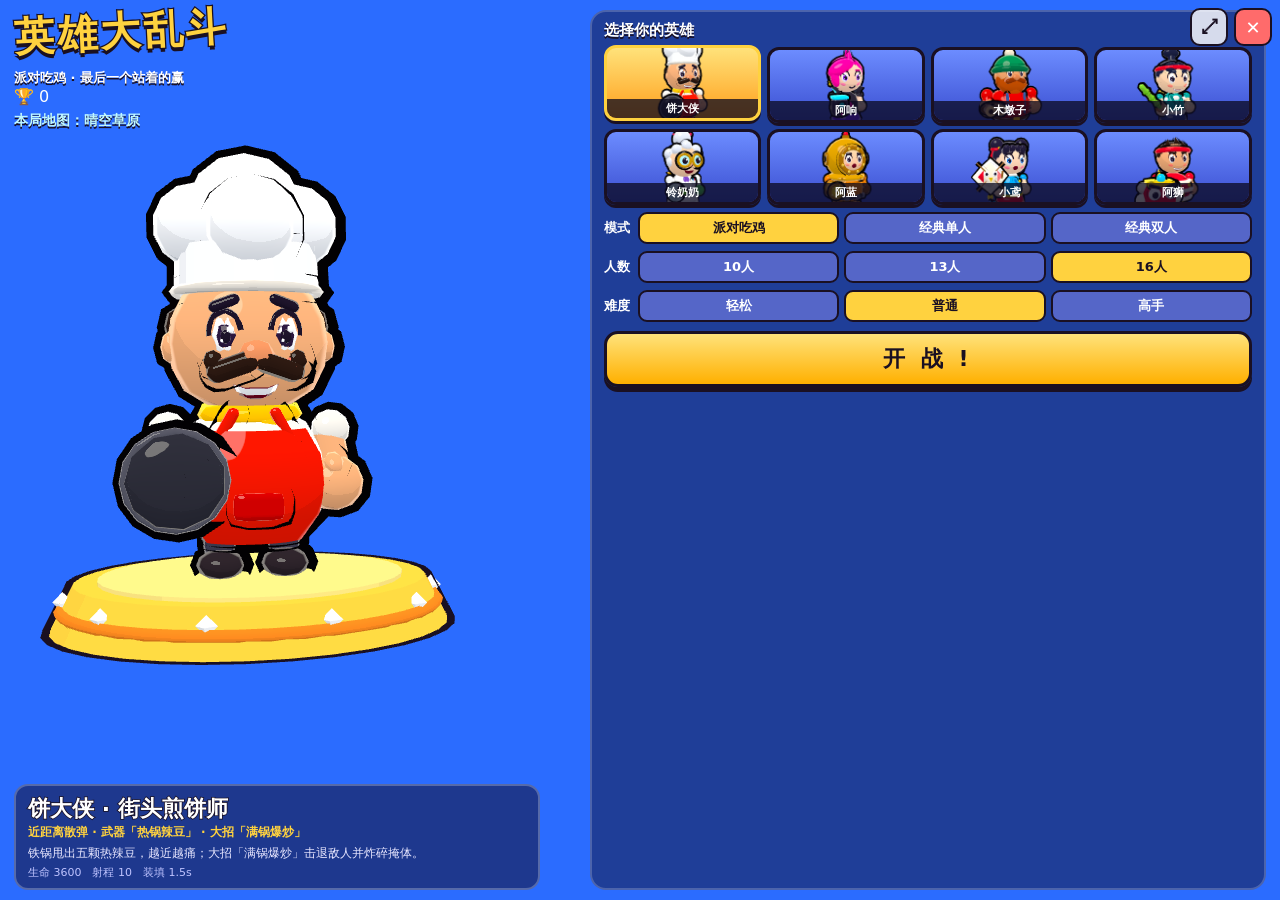
<file: brawl/index.html>
<!doctype html>
<html lang="zh-CN">
<head>
<meta charset="utf-8">
<meta name="viewport" content="width=device-width,initial-scale=1,maximum-scale=1,user-scalable=no,viewport-fit=cover">
<meta name="theme-color" content="#2b6cff">
<meta name="apple-mobile-web-app-capable" content="yes">
<title>英雄大乱斗</title>
<script type="importmap">{"imports":{"three":"./vendor/three.module.js"}}</script>
<link rel="stylesheet" href="style.css">
</head>
<body>
<div id="app">
<canvas id="gl"></canvas>
<canvas id="ov"></canvas>

<!-- lobby -->
<div id="lobby">
  <div class="lbLeft">
    <h1>英雄大乱斗</h1>
    <div class="sub">派对吃鸡 · 最后一个站着的赢</div>
    <div id="trophyTotal">🏆 0</div>
    <div id="mapInfo">本局地图：</div>
    <div id="selInfo"><div id="selName"></div><div id="selRole"></div><div id="selDesc"></div><div id="selStats"></div></div>
  </div>
  <div class="lbRight">
    <div class="ttl">选择你的英雄</div>
    <div id="cards"></div>
    <div class="row"><span>模式</span><div class="seg" id="segM"><button data-m="party">派对吃鸡</button><button data-m="solo">经典单人</button><button data-m="duo">经典双人</button></div></div>
    <div class="row" id="rowN"><span>人数</span><div class="seg" id="segN"><button data-n="10">10人</button><button data-n="13">13人</button><button data-n="16" class="on">16人</button></div></div>
    <div class="row hidden" id="rowMet"><span>随机事件</span><div class="seg" id="segMet"><button data-v="1">开</button><button data-v="0">关</button></div></div>
    <div class="row"><span>难度</span><div class="seg" id="segD"><button data-d="0">轻松</button><button data-d="1" class="on">普通</button><button data-d="2">高手</button></div></div>
    <div class="acts"><button id="btnPlay">开 战 !</button></div>
  </div>
</div>

<!-- HUD -->
<div id="hud" class="hidden">
  <canvas id="mini" width="110" height="110"></canvas>
  <div id="top"><div id="alive">剩余英雄：10</div><div id="zoneT"></div></div>
  <div id="mapBan"></div>
  <div id="kfeed"></div>
  <div id="cmsg"></div>
  <div id="gear"><span id="gCube">⚡0</span><span id="gArmor" class="lv0">甲0</span><span id="gHelm" class="lv0">盔0</span></div>
  <div id="stickL"><div class="base"></div><div class="knob"></div></div>
  <div id="btnAtk" class="abtn"><div class="knob"><svg viewBox="0 0 40 40"><circle cx="20" cy="20" r="11" fill="none" stroke="#1a1022" stroke-width="5"/><circle cx="20" cy="20" r="11" fill="none" stroke="#fff" stroke-width="2.5"/><path d="M20 3v9M20 28v9M3 20h9M28 20h9" stroke="#1a1022" stroke-width="5" stroke-linecap="round"/><path d="M20 4v7M20 29v7M4 20h7M29 20h7" stroke="#fff" stroke-width="2.5" stroke-linecap="round"/><circle cx="20" cy="20" r="2.6" fill="#fff" stroke="#1a1022" stroke-width="1.5"/></svg></div></div>
  <div id="btnSup" class="abtn"><div class="track"></div><div class="ring"></div><div class="knob"><svg viewBox="0 0 40 40"><path d="M20 2l4.2 9.6 10-4-4 10 9.6 4.2-9.6 4.2 4 10-10-4L20 38l-4.2-9.6-10 4 4-10L.2 20l9.6-4.2-4-10 10 4z" fill="#ffd23f" stroke="#1a1022" stroke-width="2.4" stroke-linejoin="round"/><circle cx="20" cy="20" r="7.5" fill="#ff6b3d" stroke="#1a1022" stroke-width="2.2"/><path d="M17 16.5l6 3.5-6 3.5z" fill="#fff4c2"/></svg></div><div class="pct">0%</div></div>
  <button id="btnJump" class="hidden">跳 伞</button>
  <button id="btnGad" title="冲刺道具 (Q)"><svg viewBox="0 0 40 40"><path d="M6 13h11M3 20h13M6 27h11" stroke="#fff" stroke-width="3.5" stroke-linecap="round"/><path d="M19 9l14 11-14 11 3.5-11z" fill="#9be8ff" stroke="#1a1022" stroke-width="2.4" stroke-linejoin="round"/></svg><b>3</b></button>
  <button id="btnEmo" title="表情 (T)"><svg viewBox="0 0 40 40"><path d="M8 6h24a6 6 0 0 1 6 6v12a6 6 0 0 1-6 6H18l-7 6v-6H8a6 6 0 0 1-6-6V12a6 6 0 0 1 6-6z" fill="#fff" stroke="#1a1022" stroke-width="2.6" stroke-linejoin="round"/><circle cx="13" cy="18" r="2.6" fill="#1a1022"/><circle cx="20" cy="18" r="2.6" fill="#1a1022"/><circle cx="27" cy="18" r="2.6" fill="#1a1022"/></svg></button>
  <div id="hint"></div>
</div>
<div id="tbtns"><button id="tFull" title="横屏/全屏">⤢</button><button id="tExit" title="退出/暂停">✕</button></div>

<div id="pause" class="hidden"><div class="box"><h2>暂停</h2><button id="pResume">继续游戏</button><button id="pFull" class="ghost">⤢ 横屏/全屏</button><button id="pHome" class="ghost">返回主页</button></div></div>
<div id="end" class="hidden"><div class="box"><div id="endRank"></div><div id="endTrophy"></div><div id="endSub"></div><div id="endList"></div><div class="acts"><button id="eAgain">再来一局</button><button id="eHome" class="ghost">返回主页</button></div></div></div>
<div id="rotHint"><div class="ph"></div><div>横屏游玩效果更好</div><button id="btnRot" class="ghost">⤢ 切换横屏</button><button id="btnRotNo" class="ghost">就竖着玩</button></div>
</div>
<script type="module" src="js/main.js"></script>
</body>
</html>
</file>
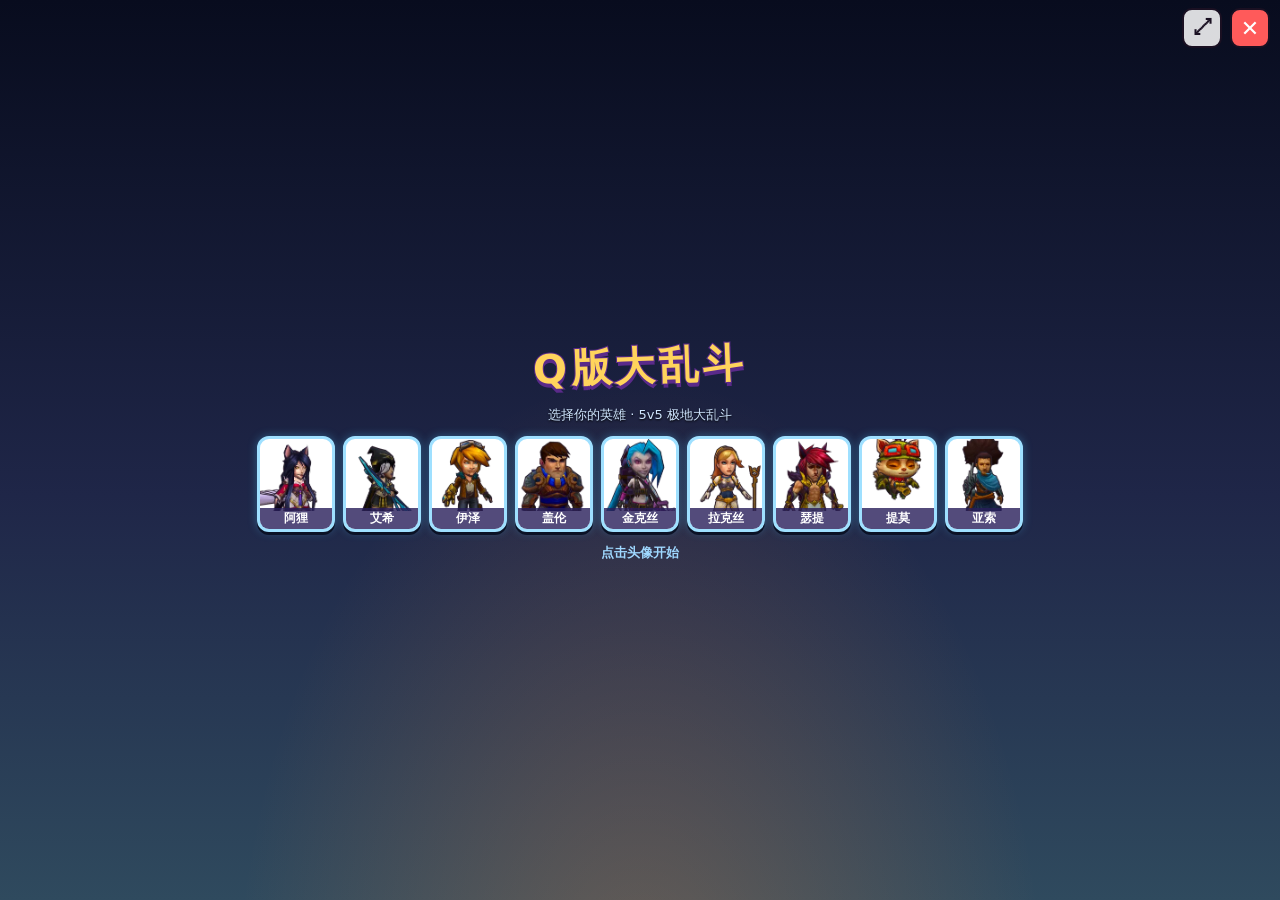
<file: hexq/index.html>
<!doctype html>
<html lang="zh-CN">
<head>
<meta charset="utf-8">
<meta name="viewport" content="width=device-width,initial-scale=1,maximum-scale=1,user-scalable=no,viewport-fit=cover">
<meta name="theme-color" content="#161c33">
<meta name="apple-mobile-web-app-capable" content="yes">
<title>Q版大乱斗</title>
<script type="importmap">{"imports":{"three":"./vendor/three.module.js","three/addons/":"./vendor/addons/"}}</script>
<style>
*{box-sizing:border-box;margin:0;padding:0;-webkit-tap-highlight-color:transparent;user-select:none;-webkit-user-select:none;-webkit-touch-callout:none}
html,body{width:100%;height:100%;overflow:hidden;background:#0d1b26;color:#fff;font-family:system-ui,-apple-system,"PingFang SC","Microsoft YaHei",sans-serif;touch-action:none}
canvas#gl{position:fixed;inset:0;width:100%;height:100%;display:block}
.hidden{display:none!important}
button{font-family:inherit;cursor:pointer}
#pick{position:fixed;inset:0;z-index:20;display:flex;flex-direction:column;align-items:center;justify-content:center;gap:12px;background:radial-gradient(ellipse at 50% 115%,rgba(255,140,60,.28) 0%,rgba(255,140,60,0) 45%),linear-gradient(180deg,#080c1e 0%,#1f2648 55%,#2f4a5e 100%)}
#pick h1{font-size:40px;font-weight:900;letter-spacing:4px;color:#ffd45c;-webkit-text-stroke:2px #5a2a8a;paint-order:stroke fill;text-shadow:0 4px 0 #5a2a8a;transform:rotate(-2deg)}
#pick .sub{font-size:13px;color:#cfe6ff;text-shadow:0 1px 2px #000}
#heroGrid{display:flex;flex-wrap:wrap;gap:8px;justify-content:center;max-width:94vw}
#heroGrid button{width:78px;height:96px;border-radius:12px;border:3px solid #9fe0ff;background:#fff url(assets/ui/portraits.webp) no-repeat;background-size:900% auto;display:flex;align-items:flex-end;justify-content:center;padding:0;box-shadow:0 3px 0 #0b1226,0 0 10px rgba(80,200,255,.35);overflow:hidden}
#heroGrid button span{display:block;width:100%;background:rgba(40,30,90,.8);font-size:12px;font-weight:800;padding:2px 0;color:#fff}
#heroGrid button:disabled{opacity:.45;filter:grayscale(.6)}
#heroGrid button:active{transform:scale(.94)}
#loadTxt{font-size:13px;color:#9fd8ff;font-weight:700}
#topR{position:fixed;z-index:30;right:calc(10px + env(safe-area-inset-right));top:calc(8px + env(safe-area-inset-top));display:flex;gap:8px}
#topR button{width:40px;height:40px;border-radius:10px;border:2px solid #1a1022;background:#ffffffd8;color:#1a1022;font-size:20px;font-weight:900;display:flex;align-items:center;justify-content:center;padding:0}
#topR button:active{transform:scale(.92)}
#bExit{background:#ff5a5a!important;color:#fff!important;font-size:22px!important}
#fps{position:fixed;z-index:30;left:calc(6px + env(safe-area-inset-left));top:calc(4px + env(safe-area-inset-top));font:700 12px monospace;color:#fff;text-shadow:0 1px 2px #000;pointer-events:none}
#hud{position:fixed;inset:0;z-index:5;pointer-events:none}
#mm{position:absolute;left:calc(6px + env(safe-area-inset-left));top:calc(22px + env(safe-area-inset-top));width:120px;height:120px;border-radius:12px;border:2px solid #6f87a0;box-shadow:0 0 0 2px #0a0f22,0 3px 10px rgba(0,0,0,.55);background:#0a0f22;pointer-events:none}
#score{position:absolute;top:calc(6px + env(safe-area-inset-top));left:50%;transform:translateX(-50%);background:rgba(0,0,0,.42);padding:3px 12px;border-radius:10px;font-weight:800;display:flex;gap:10px;align-items:center}
#score .b{color:#5fb0ff;font-size:20px}#score .r{color:#ff6a5c;font-size:20px}#score #clock{font-size:14px}
#feed{position:absolute;top:calc(52px + env(safe-area-inset-top));right:calc(10px + env(safe-area-inset-right));display:flex;flex-direction:column;align-items:flex-end;gap:3px}
.kf{background:rgba(0,0,0,.5);padding:2px 8px;border-radius:5px;font-size:12px;transition:opacity .6s}
.kf .b{color:#6db8ff}.kf .r{color:#ff7468}.kf.out{opacity:0}
#me{position:absolute;left:50%;bottom:calc(8px + env(safe-area-inset-bottom));transform:translateX(-50%);display:flex;align-items:center;gap:8px;background:rgba(0,0,0,.45);padding:4px 10px;border-radius:10px}
#mePort{width:40px;height:40px;border-radius:8px;border:2px solid #fff;background:#fff url(assets/ui/portraits.webp) no-repeat;background-size:900% 100%}
#meBar{width:150px;height:10px;background:rgba(255,255,255,.18);border-radius:5px;overflow:hidden}#meFill{height:100%;background:#5be06a;width:100%}
#meHp{font-size:12px;font-weight:700;min-width:70px}
#center{position:absolute;left:50%;top:38%;transform:translate(-50%,-50%);font-size:24px;font-weight:900;text-shadow:0 2px 4px #000;white-space:nowrap}
#touch{position:fixed;inset:0;z-index:6;pointer-events:none}
#joyBase{position:absolute;width:120px;height:120px;border-radius:50%;background:rgba(255,255,255,.14);border:2px solid rgba(255,255,255,.35);left:calc(40px + env(safe-area-inset-left));bottom:calc(30px + env(safe-area-inset-bottom))}
#joyKnob{position:absolute;left:50%;top:50%;width:52px;height:52px;margin:-26px 0 0 -26px;border-radius:50%;background:rgba(255,255,255,.6)}
#bAtk{position:absolute;pointer-events:auto;width:84px;height:84px;border-radius:50%;right:calc(34px + env(safe-area-inset-right));bottom:calc(28px + env(safe-area-inset-bottom));background:radial-gradient(circle at 50% 30%,#fff2a8 0%,#ffc83d 38%,#ff9a1f 75%,#e0661a 100%);border:4px solid #3a1c08;box-shadow:inset 0 0 0 3px #fff6d0,inset 0 -7px 0 rgba(160,60,0,.35),0 5px 0 #24120a,0 8px 12px rgba(0,0,0,.45);color:#fff;font-size:19px;font-weight:900;letter-spacing:1px;-webkit-text-stroke:3px #6a2a00;paint-order:stroke fill;text-shadow:0 2px 0 #6a2a00;transition:transform .06s}
#bAtk::after{content:'';position:absolute;left:18%;top:9%;width:64%;height:30%;border-radius:50%;background:linear-gradient(rgba(255,255,255,.75),rgba(255,255,255,0));pointer-events:none}
#bAtk.on{transform:translateY(3px) scale(.95);box-shadow:inset 0 0 0 3px #fff6d0,inset 0 -4px 0 rgba(160,60,0,.35),0 2px 0 #24120a,0 4px 8px rgba(0,0,0,.4);filter:brightness(1.08)}
.sk{--rim:#9fe0ff;position:absolute;pointer-events:auto;width:54px;height:54px;border-radius:50%;background:#1c1630 url(assets/ui/icons_q.webp) no-repeat;background-size:500% 1000%;border:4px solid var(--rim);box-shadow:0 0 0 2px #140e24,0 4px 0 #0b0818,0 7px 10px rgba(0,0,0,.45);color:#fff;font-weight:900;font-size:15px;padding:0;overflow:visible;touch-action:none;transition:transform .06s}
.sk::before{content:'';position:absolute;inset:0;border-radius:50%;background:conic-gradient(rgba(10,8,24,.72) calc(var(--p,0)*360deg),transparent 0)}
.sk::after{content:attr(data-t);position:absolute;inset:0;display:flex;align-items:center;justify-content:center;font-size:19px;color:#fff;-webkit-text-stroke:3px #140e24;paint-order:stroke fill;text-shadow:0 2px 0 #140e24}
.sk i{position:absolute;right:-6px;bottom:-5px;width:19px;height:19px;border-radius:50%;background:#fff;color:#1c1630;border:2px solid #140e24;font-style:normal;font-size:10px;line-height:15px;text-align:center;z-index:1;box-shadow:0 2px 0 #0b0818}
.sk.cd{filter:saturate(.55) brightness(.85)}.sk.lock{filter:grayscale(1) brightness(.6)}.sk:active{transform:translateY(3px) scale(.94);box-shadow:0 0 0 2px #140e24,0 1px 0 #0b0818,0 3px 6px rgba(0,0,0,.4)}
#touch.desk #joyBase,#touch.desk #bAtk{display:none}
#sQ{right:calc(130px + env(safe-area-inset-right));bottom:calc(22px + env(safe-area-inset-bottom))}
#sW{right:calc(140px + env(safe-area-inset-right));bottom:calc(84px + env(safe-area-inset-bottom))}
#sE{right:calc(96px + env(safe-area-inset-right));bottom:calc(136px + env(safe-area-inset-bottom))}
#sR{right:calc(30px + env(safe-area-inset-right));bottom:calc(132px + env(safe-area-inset-bottom))}
#sF{--rim:#ffe36b;width:44px;height:44px;right:calc(196px + env(safe-area-inset-right));bottom:calc(20px + env(safe-area-inset-bottom))}
#end{position:fixed;inset:0;z-index:25;display:flex;flex-direction:column;align-items:center;justify-content:center;gap:16px;background:rgba(10,20,40,.6)}
#endTxt{font-size:56px;font-weight:900;letter-spacing:8px;-webkit-text-stroke:2px #3a1a5a;paint-order:stroke fill}
#end button{padding:10px 34px;border:none;border-radius:14px;background:linear-gradient(#ffe36b,#ffb52e);color:#5a2a8a;font-size:18px;font-weight:900;box-shadow:0 4px 0 #b4621a}
#rotateHint{display:none;position:fixed;inset:0;z-index:40;background:#132532;flex-direction:column;align-items:center;justify-content:center;gap:14px;font-size:16px}
#rotateHint button{padding:10px 24px;border-radius:10px;border:1px solid #fff5;background:#fff2;color:#fff;font-size:15px}
@media (orientation:portrait) and (pointer:coarse){#rotateHint{display:flex}}
@media (orientation:portrait){
 body.forceLand{width:100vh;height:100vw;transform:rotate(90deg) translateY(-100%);transform-origin:top left}
 body.forceLand #rotateHint{display:none!important}
}
@media (max-height:380px){#pick h1{font-size:30px}#heroGrid button{width:66px;height:82px}}
</style>
</head>
<body>
<canvas id="gl"></canvas>
<div id="fps" style="display:none">-- FPS</div>
<div id="topR"><button id="bFull" title="横屏/全屏">⤢</button><button id="bExit" title="退出横屏/全屏">✕</button></div>
<div id="pick">
  <h1>Q版大乱斗</h1>
  <div class="sub">选择你的英雄 · 5v5 极地大乱斗</div>
  <div id="heroGrid"></div>
  <div id="loadTxt">加载中…</div>
</div>
<div id="hud" class="hidden">
  <div id="score"><span class="b" id="kB">0</span><span id="clock">00:00</span><span class="r" id="kR">0</span></div>
  <div id="feed"></div>
  <canvas id="mm"></canvas>
  <div id="me"><div id="mePort"></div><div><div id="meHp">0 / 0</div><div id="meBar"><div id="meFill"></div></div></div></div>
  <div id="center"></div>
</div>
<div id="touch" class="hidden">
  <div id="joyBase"><div id="joyKnob"></div></div>
  <button id="bAtk">攻击</button>
  <button class="sk" id="sQ"><i>Q</i></button><button class="sk" id="sW"><i>W</i></button>
  <button class="sk" id="sE"><i>E</i></button><button class="sk" id="sR"><i>R</i></button><button class="sk" id="sF"><i>D</i></button>
</div>
<div id="end" class="hidden"><div id="endTxt">胜利</div><button id="bAgain">再来一局</button></div>
<div id="rotateHint"><div>请将手机横屏游玩</div><button id="bFull2">横屏/全屏</button></div>
<script type="module" src="./js/game.js"></script>
<script>if(/[?&]debug/.test(location.search))document.getElementById('fps').style.display='';</script>
</body>
</html>
</file>
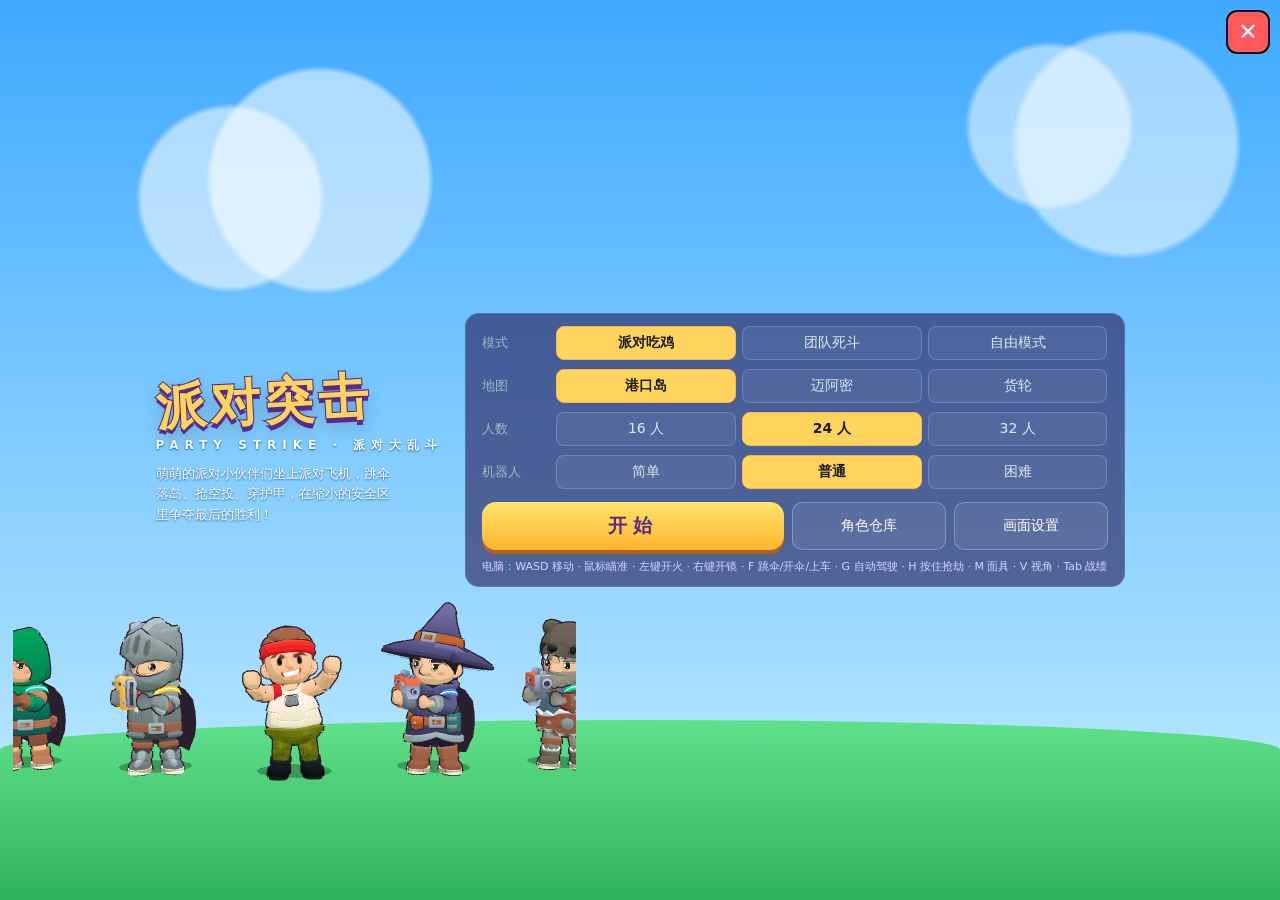
<file: party/index.html>
<!doctype html>
<html lang="zh-CN">
<head>
<meta charset="utf-8">
<meta name="viewport" content="width=device-width,initial-scale=1,maximum-scale=1,user-scalable=no,viewport-fit=cover">
<meta name="theme-color" content="#3fa9ff">
<meta name="apple-mobile-web-app-capable" content="yes">
<title>派对突击</title>
<script type="importmap">{"imports":{"three":"./vendor/three.module.js","three/addons/":"./vendor/addons/"}}</script>
<style>
*{box-sizing:border-box;margin:0;padding:0;-webkit-tap-highlight-color:transparent;user-select:none;-webkit-user-select:none;-webkit-touch-callout:none}
html,body{width:100%;height:100%;overflow:hidden;background:#0d1b26;color:#fff;font-family:system-ui,-apple-system,"PingFang SC","Microsoft YaHei",sans-serif;touch-action:none}
canvas#gl{position:fixed;inset:0;width:100%;height:100%;display:block}
.hidden{display:none!important}
button{font-family:inherit;cursor:pointer}
/* ---------- lobby ---------- */
#lobby{position:fixed;inset:0;z-index:20;display:flex;align-items:center;justify-content:center;overflow:hidden;
 background:radial-gradient(circle at 18% 22%,rgba(255,255,255,.55) 0 7%,transparent 7.5%),radial-gradient(circle at 25% 20%,rgba(255,255,255,.55) 0 9%,transparent 9.5%),radial-gradient(circle at 82% 14%,rgba(255,255,255,.5) 0 6%,transparent 6.5%),radial-gradient(circle at 88% 16%,rgba(255,255,255,.5) 0 8%,transparent 8.5%),linear-gradient(180deg,#3fa9ff 0%,#8fd3ff 60%,#c9f0ff 100%)}
#lobby .bgSea{position:absolute;left:0;right:0;bottom:0;height:20%;background:linear-gradient(#5fe08a,#2fb35a);border-top-left-radius:50% 30px;border-top-right-radius:50% 30px}
#lobbyChars{position:absolute;left:1%;bottom:3%;width:44%;height:40%;pointer-events:none}
#lobby .bgShip{display:none;position:absolute;bottom:14%;width:100%;height:24%;opacity:.95;background:
 radial-gradient(circle at 10% 60%,#2a2230 0 3px,#fff 4px 8px,transparent 9px),radial-gradient(circle at 14% 60%,#2a2230 0 3px,#fff 4px 8px,transparent 9px),radial-gradient(circle at 12% 70%,#ff8fb1 0 34px,transparent 35px),
 radial-gradient(circle at 95.8% 63%,#2a2230 0 3px,#fff 4px 7px,transparent 8px),radial-gradient(circle at 98.2% 63%,#2a2230 0 3px,#fff 4px 7px,transparent 8px),radial-gradient(circle at 97% 72%,#7fd6ff 0 30px,transparent 31px),
 radial-gradient(circle at 35.2% 74%,#2a2230 0 2px,#fff 3px 5px,transparent 6px),radial-gradient(circle at 36.8% 74%,#2a2230 0 2px,#fff 3px 5px,transparent 6px),radial-gradient(circle at 36% 80%,#ffd45c 0 22px,transparent 23px),
 radial-gradient(circle at 27.2% 76%,#2a2230 0 2px,#fff 3px 5px,transparent 6px),radial-gradient(circle at 28.8% 76%,#2a2230 0 2px,#fff 3px 5px,transparent 6px),radial-gradient(circle at 28% 82%,#9be37a 0 20px,transparent 21px)}
.lobbyCard{position:relative;display:flex;gap:22px;align-items:stretch;padding:18px 22px;max-width:96vw;max-height:96vh}
.brand{display:flex;flex-direction:column;justify-content:center;min-width:220px}
.brand h1{font-size:50px;letter-spacing:4px;font-weight:900;line-height:1.05;color:#ffd45c;-webkit-text-stroke:2px #5a2a8a;paint-order:stroke fill;text-shadow:0 5px 0 #5a2a8a,0 8px 18px rgba(0,0,0,.25);transform:rotate(-3deg)}
.brand .en{font-size:12px;letter-spacing:6px;color:#fff;margin-top:10px;font-weight:800;text-shadow:0 1px 2px #2a5a8a}
.brand p{font-size:13px;color:#fff;margin-top:10px;line-height:1.6;max-width:240px;text-shadow:0 1px 2px #2a5a8a}
.opts{background:rgba(40,30,90,.62);border:1px solid rgba(255,255,255,.12);border-radius:14px;padding:12px 16px;display:flex;flex-direction:column;gap:9px;min-width:380px;backdrop-filter:blur(6px)}
.row{display:flex;align-items:center;gap:10px}
.row>label{width:64px;font-size:13px;color:#9fb6c6;flex:none}
.seg{display:flex;gap:6px;flex:1}
.seg button{flex:1;padding:7px 4px;border-radius:8px;border:1px solid rgba(255,255,255,.18);background:rgba(255,255,255,.06);color:#dfe8ee;font-size:14px;white-space:nowrap}
.seg button.on{background:#ffd45c;color:#1b1b1b;border-color:#ffb347;font-weight:700}
.seg button.on.blue{background:#2f7bff;color:#fff;border-color:#2f7bff}
.seg button.on.red{background:#e2392d;color:#fff;border-color:#e2392d}
.actions{display:flex;gap:8px;margin-top:4px}
#btnStart{flex:2;padding:11px;border:none;border-radius:14px;background:linear-gradient(#ffe36b,#ffb52e);color:#5a2a8a;font-size:19px;font-weight:900;letter-spacing:6px;box-shadow:0 4px 0 #b4621a}
.ghost{flex:1;padding:9px 6px;border-radius:10px;border:1px solid rgba(255,255,255,.25);background:rgba(255,255,255,.08);color:#fff;font-size:14px;white-space:nowrap}
.tip{font-size:11px;color:#d8d0ff}
/* ---------- HUD ---------- */
#hud{position:fixed;inset:0;z-index:5;pointer-events:none}
#topbar{position:absolute;top:calc(6px + env(safe-area-inset-top));left:50%;transform:translateX(-50%);display:flex;align-items:center;gap:8px;background:rgba(0,0,0,.42);padding:3px 12px;border-radius:10px;font-weight:800}
#topbar .b{color:#5fb0ff;font-size:22px;min-width:30px;text-align:right}
#topbar .r{color:#ff6a5c;font-size:22px;min-width:30px}
#timer{font-size:15px;color:#fff;padding:0 6px;border-left:1px solid #fff3;border-right:1px solid #fff3}
#target{font-size:10px;color:#cbd;position:absolute;top:100%;left:50%;transform:translateX(-50%);white-space:nowrap;margin-top:2px;text-shadow:0 1px 2px #000}
#bUp,#bDown{display:none;width:64px;height:64px;right:calc(36px + env(safe-area-inset-right));background:rgba(60,180,120,.55);font-weight:700}#bUp{top:calc(50% - 110px)}#bDown{top:calc(50% + 46px)}body.heli #bUp,body.heli #bDown{display:flex}
#bCar{width:64px;height:64px;right:calc(150px + env(safe-area-inset-right));top:calc(50% - 32px);background:rgba(60,140,230,.55);font-weight:700}
#bAuto{width:64px;height:44px;right:calc(150px + env(safe-area-inset-right));top:calc(50% + 40px);background:rgba(40,40,60,.55);font-size:12px;font-weight:700}
#bAuto.foot{top:calc(50% - 30px);right:calc(214px + env(safe-area-inset-right))}#bAuto.on{background:rgba(255,60,170,.7);border-color:#fff;box-shadow:0 0 12px rgba(255,80,200,.8)}
#bRob{width:72px;height:72px;right:calc(150px + env(safe-area-inset-right));top:calc(50% - 36px);font-size:13px;font-weight:800;line-height:1.15;text-align:center;background:linear-gradient(to top,rgba(255,43,214,.85) var(--p,0%),rgba(30,20,50,.6) var(--p,0%));border-color:#ff8af0}
#wantedBox{display:none;position:absolute;left:calc(140px + env(safe-area-inset-left));top:calc(8px + env(safe-area-inset-top));text-align:left;pointer-events:none}
body.gtaMode #wantedBox{display:block}
#wanted{font-size:22px;letter-spacing:1px;line-height:1}
#wanted i{font-style:normal;color:rgba(255,255,255,.28);text-shadow:0 1px 2px #000}
#wanted i.on{color:#fff;text-shadow:0 0 6px #ff2bd6,0 1px 2px #000}
#wanted.hot i.on{animation:wflash .5s steps(2) infinite}
@keyframes wflash{50%{color:#28e8ff;text-shadow:0 0 8px #28e8ff,0 1px 2px #000}}
#wanted i.on.hollow{color:transparent;-webkit-text-stroke:1.5px #fff;text-shadow:none}
#traits{display:none;gap:4px;margin-top:3px}body.freeMode #traits{display:flex}
#traits span{font:800 11px system-ui;padding:1px 5px;border-radius:4px;background:rgba(0,0,0,.35);color:rgba(255,255,255,.35)}#traits span.on{background:#ff2bd6;color:#fff}
#bMask{display:none;width:54px;height:54px;right:calc(200px + env(safe-area-inset-right));top:calc(52px + env(safe-area-inset-top));font-size:13px;font-weight:800}body.freeMode #bMask{display:flex}#bMask.on{background:rgba(255,43,214,.75)}
#jewelDlg{position:absolute;left:50%;top:22%;transform:translateX(-50%);z-index:30;display:flex;gap:10px;align-items:center;background:rgba(20,16,40,.88);padding:12px 14px;border-radius:14px;border:2px solid #ffd24a;color:#fff;pointer-events:auto}
#jewelDlg.hidden{display:none}#jewelDlg button{font:800 15px system-ui;padding:8px 12px;border-radius:10px;border:0;background:#ffd24a;color:#3a2600;display:flex;flex-direction:column;align-items:center}#jewelDlg small{font:600 10px system-ui;opacity:.8}
#cash{font:900 20px system-ui;color:#7dff4a;text-shadow:0 0 6px rgba(0,0,0,.6),0 1px 2px #000;margin-top:2px}

#bLead{display:none;width:54px;height:54px;right:calc(262px + env(safe-area-inset-right));top:calc(52px + env(safe-area-inset-top));font-size:13px;font-weight:800;background:rgba(40,232,255,.45)}body.freeMode #bLead{display:flex}body.freeMode #bRob{top:calc(50% - 118px)}body.hudEdit #touch #bLead{display:none!important}
#bView{width:44px;height:44px;left:calc(22px + env(safe-area-inset-left));bottom:calc(62px + env(safe-area-inset-bottom));font-size:12px}
#bView.on{background:rgba(255,190,60,.55)}
#speedo{position:absolute;left:50%;top:calc(52px + env(safe-area-inset-top));transform:translateX(-50%);font:700 22px system-ui;color:#fff;text-shadow:0 1px 3px #000;display:none}
body.driving #speedo{display:block}
body.driving #ammoBox{display:none}
body.driving #bFire,body.driving #bFire2,body.driving #bScope,body.driving #bJump,body.driving #bCrouch,body.driving #bReload,body.driving #bSwitch{display:none}
#carHint{position:absolute;left:50%;top:62%;transform:translateX(-50%);color:#fff;font:600 14px system-ui;background:rgba(0,0,0,.45);padding:4px 10px;border-radius:6px}
#bEject{width:96px;height:96px;right:calc(130px + env(safe-area-inset-right));top:calc(50% - 48px);background:rgba(255,77,109,.75);font-size:22px;border-color:#fff;box-shadow:0 4px 0 rgba(120,20,60,.6)}
body.air #speedo{display:block}
body.air #bFire,body.air #bFire2,body.air #bScope,body.air #bJump,body.air #bCrouch,body.air #bReload,body.air #bSwitch,body.air #bBag,body.air #bCar,body.air #ammoBox,body.air #cross{display:none!important}
#gear{position:absolute;left:calc(222px + env(safe-area-inset-left));bottom:calc(10px + env(safe-area-inset-bottom));display:flex;gap:6px}
body:not(.br) #gear{display:none}
body.br #ammoBox{bottom:calc(52px + env(safe-area-inset-bottom))}
#gear span{display:flex;align-items:center;gap:3px;background:rgba(0,0,0,.4);border-radius:8px;padding:2px 7px 2px 4px;font-size:13px;font-weight:800;border:2px solid transparent}
#gear svg{width:20px;height:20px;fill:#777}
#gear .lv1 svg{fill:#e8eef2}#gear .lv1{border-color:#e8eef2}
#gear .lv2 svg{fill:#4d9bff}#gear .lv2{border-color:#4d9bff}
#gear .lv3 svg{fill:#b46bff}#gear .lv3{border-color:#b46bff}
#minimap.sq{width:120px;height:120px}
body.brIsland #bFire2{top:calc(136px + env(safe-area-inset-top))}
#minimap{position:absolute;top:calc(6px + env(safe-area-inset-top));left:calc(8px + env(safe-area-inset-left));width:200px;height:52px;border-radius:6px;border:1px solid rgba(255,255,255,.25)}
#killfeed{position:absolute;top:calc(44px + env(safe-area-inset-top));right:calc(10px + env(safe-area-inset-right));display:flex;flex-direction:column;align-items:flex-end;gap:3px}
.kf{background:rgba(0,0,0,.5);padding:2px 8px;border-radius:5px;font-size:12px;transition:opacity .6s;white-space:nowrap}
.kf.out{opacity:0}.kf i{color:#ccc;font-style:normal}.kf em{color:#ffcf4a;font-style:normal;font-weight:700}
.kf .blue{color:#6db8ff}.kf .red{color:#ff7468}.kf .me{text-decoration:underline}
#hpBox{position:absolute;left:calc(14px + env(safe-area-inset-left));bottom:calc(8px + env(safe-area-inset-bottom));display:flex;align-items:center;gap:8px;background:rgba(0,0,0,.4);padding:4px 10px;border-radius:8px}
#hpBox .plus{color:#4cd17a;font-weight:900;font-size:18px}
#hpNum{font-size:20px;font-weight:800;min-width:38px}
#hpBar{width:110px;height:7px;background:rgba(255,255,255,.18);border-radius:4px;overflow:hidden}
#hpFill{height:100%;width:100%;background:#4cd17a;transition:width .15s}
#ammoBox{position:absolute;left:50%;transform:translateX(-50%);bottom:calc(8px + env(safe-area-inset-bottom));background:rgba(0,0,0,.4);padding:3px 12px;border-radius:8px;text-align:center;white-space:nowrap}
#wName{font-size:11px;color:#cfd8de}
#ammo b{font-size:22px}#ammo span{font-size:14px;color:#bbb}#ammo.low b{color:#ff6a5c}
#cross{position:absolute;left:50%;top:50%;width:0;height:0}
#cross i{position:absolute;background:rgba(255,255,255,.9);box-shadow:0 0 2px #000}
#cross .h1{width:8px;height:2px;left:-14px;top:-1px}#cross .h2{width:8px;height:2px;left:6px;top:-1px}
#cross .v1{width:2px;height:8px;left:-1px;top:-14px}#cross .v2{width:2px;height:8px;left:-1px;top:6px}
#cross .dot{width:2px;height:2px;left:-1px;top:-1px}
#hitmark{position:absolute;left:50%;top:50%;width:26px;height:26px;margin:-13px 0 0 -13px;opacity:0}
#hitmark.show{opacity:1}
#bowBar{position:absolute;left:50%;top:calc(50% + 24px);width:64px;margin-left:-32px;height:6px;border-radius:3px;background:rgba(0,0,0,.45);border:1px solid rgba(255,255,255,.5);display:none;overflow:hidden}
#bowBar i{display:block;height:100%;width:0;background:#fff}#bowBar.full i{background:#ffcf4a}
#hitmark:before,#hitmark:after{content:"";position:absolute;left:12px;top:0;width:2px;height:26px;background:#fff;transform:rotate(45deg);box-shadow:0 0 2px #000}
#hitmark:after{transform:rotate(-45deg)}
#hitmark.head:before,#hitmark.head:after{background:#ffcf4a}
#hitmark.kill:before,#hitmark.kill:after{background:#ff3b30;height:30px;top:-2px}
#scope{position:absolute;inset:0;background:radial-gradient(circle at 50% 50%,transparent 0 30vh,#000 calc(30vh + 2px));display:none}
#scope:before{content:"";position:absolute;left:0;right:0;top:50%;height:1px;background:#000}
#scope:after{content:"";position:absolute;top:0;bottom:0;left:50%;width:1px;background:#000}
#dmg{position:absolute;inset:0;background:radial-gradient(ellipse at center,transparent 45%,rgba(220,0,0,.65));opacity:0;transition:opacity .25s}
#centerMsg{position:fixed;z-index:25;pointer-events:none;left:50%;top:30%;transform:translate(-50%,-50%);font-size:22px;font-weight:900;text-shadow:0 2px 6px #000;opacity:0;transition:opacity .2s;white-space:nowrap}
#centerMsg.show{opacity:1}
#deathScr{position:absolute;inset:0;background:rgba(80,0,0,.35);display:flex;align-items:center;justify-content:center;flex-direction:column;font-size:16px}
#deathScr b{font-size:30px;margin-bottom:6px}
/* ---------- touch controls ---------- */
#touch{position:fixed;inset:0;z-index:6}
#joyBase{position:absolute;width:120px;height:120px;margin:-60px 0 0 -60px;border-radius:50%;border:2px solid rgba(255,255,255,.3);background:rgba(255,255,255,.06);pointer-events:none;opacity:.55}
#joyBase::before{content:'🏃';position:absolute;left:50%;top:-58px;transform:translateX(-50%);font-size:22px;opacity:.5}
#joyBase.run{border-color:#ffd23a;opacity:.9}#joyBase.run::before{opacity:1;filter:drop-shadow(0 0 6px #ffd23a)}
#joyKnob{position:absolute;left:50%;top:50%;width:52px;height:52px;margin:-26px 0 0 -26px;border-radius:50%;background:rgba(255,255,255,.4)}
.tb{position:absolute;border-radius:50%;border:2px solid rgba(255,255,255,.4);background:rgba(20,30,40,.4);color:#fff;font-size:14px;font-weight:700;display:flex;align-items:center;justify-content:center;text-shadow:0 1px 2px #000}
.tb.on{background:rgba(255,179,71,.6)}
.tb:active,.tb.pressed{background:rgba(255,255,255,.35)}
#bFire{width:82px;height:82px;right:calc(104px + env(safe-area-inset-right));bottom:calc(56px + env(safe-area-inset-bottom));background:rgba(220,60,40,.45);font-size:17px}
#bFire2{width:56px;height:56px;left:calc(26px + env(safe-area-inset-left));top:calc(84px + env(safe-area-inset-top));background:rgba(220,60,40,.35);font-size:12px}
#bJump{width:56px;height:56px;right:calc(26px + env(safe-area-inset-right));bottom:calc(110px + env(safe-area-inset-bottom))}
#bCrouch{width:50px;height:50px;right:calc(30px + env(safe-area-inset-right));bottom:calc(40px + env(safe-area-inset-bottom))}
#bScope{width:52px;height:52px;right:calc(118px + env(safe-area-inset-right));bottom:calc(152px + env(safe-area-inset-bottom))}
#bReload{width:50px;height:50px;right:calc(200px + env(safe-area-inset-right));bottom:calc(30px + env(safe-area-inset-bottom))}
#bSwitch{width:50px;height:50px;right:calc(30px + env(safe-area-inset-right));bottom:calc(180px + env(safe-area-inset-bottom))}
#bBag{width:50px;height:50px;right:calc(30px + env(safe-area-inset-right));bottom:calc(240px + env(safe-area-inset-bottom));font-size:12px}
body:not(.br) #bBag{display:none!important}
#topBtns{position:fixed;z-index:7;top:calc(6px + env(safe-area-inset-top));right:calc(10px + env(safe-area-inset-right));display:flex;gap:6px}
#topBtns button.hidden{display:none}
#topBtns #tExit{width:auto;padding:0 8px;background:rgba(160,30,30,.55)}
#topBtns button{width:34px;height:30px;border-radius:7px;border:1px solid rgba(255,255,255,.3);background:rgba(0,0,0,.4);color:#fff;font-size:13px}
/* ---------- backpack ---------- */
/* nearby loot list (tap a row to pick it up) */
#nearList{position:fixed;z-index:25;right:calc(176px + env(safe-area-inset-right));top:calc(50% - 154px);width:158px;max-height:121px;overflow-y:auto;overscroll-behavior:contain;display:flex;flex-direction:column;gap:3px;-webkit-overflow-scrolling:touch;scrollbar-width:none}
#nearList::-webkit-scrollbar{display:none}
#nearList .nl{flex:0 0 28px;display:flex;align-items:center;gap:6px;padding:0 8px;border-radius:7px;background:rgba(10,16,24,.62);border:1px solid rgba(255,255,255,.18);color:#fff;font:700 13px system-ui;text-shadow:0 1px 2px #000;white-space:nowrap;cursor:pointer;user-select:none;-webkit-user-select:none}
#nearList .nl:active{background:rgba(255,179,71,.55)}
#nearList .nl i{flex:0 0 12px;height:12px;border-radius:50%;border:1px solid rgba(255,255,255,.7)}
#nearList .nl span{flex:1;overflow:hidden;text-overflow:ellipsis}
#nearList .nl b{font-size:11px;padding:1px 5px;border-radius:5px;background:rgba(255,255,255,.14)}
#nearList .nl.man{border-style:dashed}
#nearList .nlh{flex:0 0 22px;display:flex;align-items:center;padding:0 8px;border-radius:7px;background:rgba(255,150,40,.7);color:#fff;font:800 12px system-ui;text-shadow:0 1px 2px #000;white-space:nowrap;overflow:hidden}
body.air #nearList,body.driving #nearList{display:none!important}
#bagPanel{position:fixed;inset:0;z-index:26;display:flex;align-items:center;justify-content:center;pointer-events:none}
#bagPanel .bagCard{pointer-events:auto;position:relative;width:min(460px,86vw);max-height:80vh;overflow:auto;touch-action:pan-y;background:rgba(19,37,50,.88);border:1px solid rgba(255,255,255,.18);border-radius:14px;padding:12px 14px;backdrop-filter:blur(6px);box-shadow:0 10px 30px rgba(0,0,0,.45)}
#bagPanel h3{font-size:16px;display:flex;justify-content:space-between;margin-bottom:8px;padding-right:34px}
#bagCount{color:#ffd45c;font-size:13px}
.bagClose{position:absolute;right:8px;top:8px;width:32px;height:32px;border-radius:50%;border:1px solid rgba(255,255,255,.25);background:rgba(255,255,255,.08);color:#fff;font-size:15px}
.bagEquip{display:flex;flex-wrap:wrap;gap:6px;margin-bottom:8px;font-size:12px;color:#cfd8de}
.bagEquip b{font-size:12px;color:#9fb6c6;font-weight:600;align-self:center}
.bagEquip span{display:flex;align-items:center;gap:4px;background:rgba(255,255,255,.06);border-radius:7px;padding:4px 6px}
.bagEquip button{min-height:32px;padding:0 8px;border-radius:6px;border:1px solid rgba(255,255,255,.25);background:rgba(255,255,255,.08);color:#fff;font-size:12px}
.bagList{display:flex;flex-direction:column;gap:4px}
.bagRow{display:flex;align-items:center;justify-content:space-between;gap:8px;min-height:44px;padding:3px 6px;background:rgba(255,255,255,.05);border-radius:8px}
.bagName{font-size:13px;overflow:hidden;text-overflow:ellipsis;white-space:nowrap}
.bagBtns{display:flex;gap:6px;flex:none}
.bagBtns button{min-height:36px;min-width:52px;padding:0 10px;border-radius:8px;border:1px solid rgba(255,255,255,.25);background:rgba(255,255,255,.1);color:#fff;font-size:13px}
.bagBtns button:disabled{opacity:.35}
.bagEmpty{color:#8fa4b2;font-size:13px;text-align:center;padding:14px}
/* ---------- dialogs ---------- */
.modal{position:fixed;inset:0;z-index:30;background:rgba(0,0,0,.55);display:flex;align-items:center;justify-content:center}
.panel{background:#132532;border:1px solid rgba(255,255,255,.15);border-radius:14px;padding:14px 18px;min-width:340px;max-width:94vw;max-height:94vh;overflow:auto}
.panel h2{font-size:18px;margin-bottom:10px;text-align:center}
.panel .row{margin-bottom:9px}
.panel input[type=range]{flex:1}
.panel .close{display:block;margin:8px auto 0;padding:8px 28px;border-radius:9px;border:none;background:#ffb347;color:#222;font-weight:800;font-size:15px}
#scoreboard .panel{min-width:520px}
.sbWrap{display:flex;gap:12px}
.sbTeam{flex:1;border-radius:10px;padding:6px 8px}
.sbTeam.blue{background:rgba(47,123,255,.18)}.sbTeam.red{background:rgba(226,57,45,.18)}
.sbTeam h3{font-size:14px;display:flex;justify-content:space-between;margin-bottom:4px}
.sbTeam table{width:100%;border-collapse:collapse;font-size:13px}
.sbTeam th{color:#9fb6c6;font-weight:500;text-align:left;padding:2px 4px}
.sbTeam td{padding:3px 4px;border-top:1px solid rgba(255,255,255,.08)}
.sbTeam td:nth-child(n+2),.sbTeam th:nth-child(n+2){text-align:center;width:44px}
.sbTeam tr.me td{color:#ffcf4a;font-weight:700}
#endScr .panel{min-width:540px}
#endTitle{font-size:28px;font-weight:900;text-align:center;margin-bottom:8px;letter-spacing:4px}
#endTitle.win{color:#ffcf4a}#endTitle.lose{color:#9fb6c6}
.endBtns{display:flex;gap:10px;justify-content:center;margin-top:10px}
.endBtns button{padding:9px 22px;border-radius:9px;border:none;font-weight:800;font-size:15px}
#rotateHint{position:fixed;inset:0;z-index:50;background:#0d1b26;display:none;align-items:center;justify-content:center;flex-direction:column;gap:14px;font-size:18px;text-align:center;padding:20px}
#rotateHint .ph{width:44px;height:74px;border:3px solid #fff;border-radius:8px;animation:rot 1.6s ease-in-out infinite}
#lobby .brOnly{display:none}#lobby.brMode .brOnly{display:flex}#lobby.brMode .tdmOnly{display:none}#lobby.freeMode .tdmOnly,#lobby.freeMode .diffRow{display:none}
body.br #topbar .b,body.br #topbar .r{font-size:15px;min-width:0;white-space:nowrap}
#dmg.zone{opacity:.5!important;background:radial-gradient(ellipse at center,transparent 40%,rgba(40,110,255,.65))}
@keyframes rot{0%,20%{transform:rotate(0)}60%,100%{transform:rotate(-90deg)}}
@media (max-height:380px){.brand h1{font-size:38px}.opts{gap:6px;padding:10px 14px}.seg button{padding:5px 4px}}
#rotateHint,body.landJs.needRot #rotateHint,#lFull,#tFull,#btnFull,#btnFull2{display:none!important}
#btnFull:active,#btnFull2:active,#tFull:active{transform:scale(.94)}
#btnFull,#btnFull2,#tFull{transition:transform .08s}
@media (orientation:portrait){
 body.forceLand{width:100vh;height:100vw;transform:rotate(90deg) translateY(-100%);transform-origin:top left}
 body.forceLand #rotateHint{display:none!important}
}
body.hudEdit #touch{display:block!important;z-index:41;background:rgba(0,0,0,.55)}
body.hudEdit #touch .tb{display:flex!important;pointer-events:auto}
body.hudEdit #joyBase{display:block!important;pointer-events:auto!important}
body.hudEdit #touch .sel{outline:3px dashed #ffd45c;outline-offset:3px}
#hudEditBar{position:fixed;left:50%;bottom:calc(10px + env(safe-area-inset-bottom));transform:translateX(-50%);z-index:46;display:flex;flex-direction:column;gap:6px;background:rgba(19,37,50,.94);border:1px solid rgba(255,255,255,.2);border-radius:12px;padding:8px 12px;min-width:min(360px,92vw)}
#hudEditBar .heRow{display:flex;align-items:center;gap:8px;font-size:13px}
#hudEditBar .heRow label{width:48px;color:#9fb6c6;flex:none}
#hudEditBar .heRow input{flex:1}
#hudEditBar .heRow span{width:44px;text-align:right;font-weight:700}
#hudEditBar .heBtns{display:flex;gap:8px}
#hudEditBar .heBtns button{flex:1;padding:8px;border-radius:8px;border:1px solid rgba(255,255,255,.2);background:rgba(255,255,255,.1);color:#fff;font-weight:700}
#hudEditBar #hudSave{background:#ffb347;color:#222;border:none}
#lobbyTop{position:absolute;z-index:30;right:calc(10px + env(safe-area-inset-right));top:calc(10px + env(safe-area-inset-top));display:flex;gap:8px}
#lobbyTop button{width:44px;height:44px;border-radius:11px;border:2px solid #1a1022;background:#ffffffd8;color:#1a1022;font-size:20px;font-weight:900;display:flex;align-items:center;justify-content:center;padding:0}
#lobbyTop button:active{transform:scale(.92)}
#lExit{background:#ff5a5a!important;color:#fff!important;font-size:24px!important}

/* 角色仓库 */
#wardrobe{position:absolute;inset:0;z-index:25;display:flex;flex-direction:column;background:linear-gradient(#2d1b4e,#1b2f55);color:#fff;
  padding:calc(8px + env(safe-area-inset-top)) calc(8px + env(safe-area-inset-right)) calc(8px + env(safe-area-inset-bottom)) calc(8px + env(safe-area-inset-left));box-sizing:border-box}
#wardrobe.hidden{display:none}
.wdHead{display:flex;align-items:center;gap:8px;height:44px;padding-right:104px;flex:none}
.wdHead h2{margin:0;font-size:19px;flex:1;white-space:nowrap;overflow:hidden;text-overflow:ellipsis}
.wdBack,.wdBtn{height:36px;padding:0 12px;border-radius:10px;border:1px solid rgba(255,255,255,.3);background:rgba(255,255,255,.12);color:#fff;font-size:14px;font-weight:700;white-space:nowrap}
.wdBtn:disabled{opacity:.4}
#wardrobe.editing #wdEdit{background:#ffb52e;color:#3a1a5a;border-color:#ffb52e}
.wdBody{flex:1;min-height:0;display:flex;flex-direction:column;gap:8px;margin-top:6px}
.wdPrev{position:relative;flex:0 0 34%;min-height:0;border-radius:16px;background:radial-gradient(ellipse at 50% 80%,#8fd3ff,#4a7fd0);overflow:hidden}
.wdPrev canvas{position:absolute;inset:0;width:100%;height:100%}
.wdName{position:absolute;left:10px;top:8px;font-size:18px;font-weight:900;text-shadow:0 2px 0 #1a1022}
.wdHint{position:absolute;left:10px;bottom:6px;font-size:11px;opacity:.85}
.wdGrid{flex:1;min-height:0;overflow-y:auto;display:grid;grid-template-columns:repeat(auto-fill,minmax(84px,1fr));gap:8px;align-content:start;padding:4px 2px;-webkit-overflow-scrolling:touch;touch-action:pan-y}
.wdRight{flex:1;min-width:0;min-height:0;display:flex;flex-direction:column;gap:6px}
.wdSkinBox{flex:none;display:flex;align-items:center;gap:8px;background:rgba(0,0,0,.18);border-radius:12px;padding:5px 6px}
.wdSkinT{flex:none;font-size:12px;font-weight:900;line-height:1.25;opacity:.9;text-align:center}
.wdSkins{flex:1;display:flex;gap:6px;overflow-x:auto;-webkit-overflow-scrolling:touch}
.wdSkin{flex:1 0 58px;max-width:84px;border-radius:10px;border:2px solid transparent;background:rgba(255,255,255,.1);color:#fff;padding:2px 2px 3px;text-align:center}
.wdSkin.on{border-color:#ffd84a;background:rgba(255,216,74,.22)}
.wdSkin img{display:block;width:100%;aspect-ratio:1/1;object-fit:cover;object-position:50% 18%;pointer-events:none}
.wdSkin span{display:block;font-size:11px;font-weight:800;white-space:nowrap;overflow:hidden;text-overflow:ellipsis}
.wdSkin.model{background:rgba(120,200,255,.14)}
.wdCard{position:relative;border-radius:12px;background:rgba(255,255,255,.1);border:2px solid transparent;padding:4px 4px 6px;text-align:center;user-select:none;-webkit-user-select:none;-webkit-touch-callout:none}
.wdCard.on{border-color:#ffd84a;background:rgba(255,216,74,.22)}
.wdCard img{display:block;width:100%;aspect-ratio:4/5;object-fit:contain;pointer-events:none}
.wdN{display:block;font-size:12px;font-weight:700;white-space:nowrap;overflow:hidden;text-overflow:ellipsis}
.wdV{position:absolute;left:5px;top:4px;font-size:10px;font-weight:900;background:#1a1022aa;border-radius:6px;padding:1px 5px}
.wdDel{display:none;position:absolute;right:-4px;top:-4px;width:26px;height:26px;border-radius:50%;border:2px solid #fff;background:#ff4d4d;color:#fff;font-size:13px;font-weight:900;padding:0;line-height:20px}
#wardrobe.editing .wdDel{display:block}
#wardrobe.editing .wdCard{animation:wdWob .3s infinite alternate}
@keyframes wdWob{from{transform:rotate(-1.2deg)}to{transform:rotate(1.2deg)}}
.wdDlg{position:absolute;inset:0;background:#0008;display:flex;align-items:center;justify-content:center;z-index:2}
.wdDlg.hidden,.wdToast.hidden{display:none}
.wdBox{background:#fff;color:#2a1a3a;border-radius:16px;padding:16px 18px;width:min(300px,86%);text-align:center}
.wdBox p{white-space:pre-line;margin:0 0 14px;font-size:15px;font-weight:700}
.wdRow{display:flex;gap:10px}.wdRow button{flex:1;height:40px;border-radius:10px;border:none;font-size:15px;font-weight:800;background:#e6e1ee;color:#2a1a3a}
.wdRow button.danger{background:#ff4d4d;color:#fff}
.wdToast{position:absolute;left:50%;bottom:12%;transform:translateX(-50%);background:#1a1022e6;padding:8px 16px;border-radius:20px;font-size:14px;z-index:3}
@media (orientation:landscape){
  .wdBody{flex-direction:row}
  .wdPrev{flex:0 0 32%}
  .wdGrid{grid-template-columns:repeat(auto-fill,minmax(78px,1fr))}
}
body.forceLand .wdBody{flex-direction:row}
body.forceLand .wdPrev{flex:0 0 32%}
body.forceLand .wdGrid{grid-template-columns:repeat(auto-fill,minmax(78px,1fr))}
#bPhone,#bRadio{display:none;width:50px;height:50px;font-size:22px;top:calc(112px + env(safe-area-inset-top))}#bPhone{right:calc(202px + env(safe-area-inset-right))}#bRadio{right:calc(258px + env(safe-area-inset-right))}body.freeMode #bPhone{display:flex}#bRadio.on{background:rgba(40,232,255,.6)}#bPhone.ping{animation:phPing .5s infinite alternate}@keyframes phPing{to{background:rgba(255,43,214,.85);transform:scale(1.1)}}
#newsTick{position:fixed;left:0;right:0;top:calc(40px + env(safe-area-inset-top));height:24px;overflow:hidden;pointer-events:none;z-index:30;opacity:0;transition:opacity .4s}#newsTick.show{opacity:1}#newsTick span{position:absolute;white-space:nowrap;font:800 14px system-ui;color:#fff;background:linear-gradient(90deg,#c8102e,#ff2bd6);padding:3px 14px;border-radius:4px;left:100%}#newsTick.show span{animation:tick 9s linear}@keyframes tick{from{left:100%}to{left:-120%}}
#gpsTag{display:none;position:fixed;left:50%;transform:translateX(-50%);top:calc(70px + env(safe-area-inset-top));font:800 13px system-ui;color:#fff;background:rgba(20,10,40,.72);border:1px solid #ff2bd6;border-radius:12px;padding:4px 12px;pointer-events:none;z-index:30;white-space:nowrap}
#lifePhone{position:fixed;right:calc(70px + env(safe-area-inset-right));top:8px;bottom:8px;width:250px;background:#0e0a1c;border:3px solid #2a2440;border-radius:26px;z-index:60;display:flex;flex-direction:column;overflow:hidden;color:#fff;font:13px system-ui;box-shadow:0 6px 30px rgba(0,0,0,.6)}#lifePhone.hidden{display:none}
.phHead{display:flex;justify-content:space-between;align-items:center;padding:10px 14px 6px;background:linear-gradient(90deg,#ff2bd6,#ff7a1a)}.phHead b{font:900 18px system-ui;letter-spacing:1px}.phClose{background:none;border:0;color:#fff;font-size:18px}
.phTabs{display:flex}.phTabs button{flex:1;background:#1a1430;color:#bbb;border:0;padding:7px 1px;font:700 12px system-ui;white-space:nowrap}.phTabs button.on{color:#fff;background:#2c2250;box-shadow:inset 0 -2px #ff2bd6}
.phBody{flex:1;overflow:auto;padding:6px}.phPost{background:#1a1430;border-radius:10px;padding:7px 9px;margin-bottom:6px}.phPost.cur{border:1px solid #7dff4a}.phPost b{color:#ff8fd8}.phPost small{float:right;color:#888}.phPost p{margin:4px 0}.phPost i{color:#ff6b9a;font-style:normal;font-size:12px}.phPost button{background:#ff2bd6;color:#fff;border:0;border-radius:8px;padding:4px 12px;font-weight:800}.phEmpty{color:#888;text-align:center}
</style>
</head>
<body class="forceLand">
<canvas id="gl"></canvas>

<div id="lobby" class="brMode"><div id="lobbyTop"><button id="lFull" title="横屏/全屏">⤢</button><button id="lExit" title="退出全屏">✕</button></div>
  <div class="bgSea"></div><div class="bgShip"></div>
  <div class="lobbyCard">
    <div class="brand">
      <h1>派对突击</h1>
      <div class="en">PARTY STRIKE · 派对大乱斗</div>
      <p>萌萌的派对小伙伴们坐上派对飞机，跳伞落岛、抢空投、穿护甲，在缩小的安全区里争夺最后的胜利！</p>
    </div>
    <div class="opts">
      <div class="row"><label>模式</label><div class="seg" data-k="mode"><button data-v="br" class="on">派对吃鸡</button><button data-v="tdm">团队死斗</button><button data-v="free">自由模式</button></div></div>
      <div class="row tdmOnly"><label>阵营</label><div class="seg" data-k="team"><button data-v="blue" class="on blue">海鹰队</button><button data-v="red">赤鲨队</button></div></div>
      <div class="row tdmOnly"><label>规模</label><div class="seg" data-k="size"><button data-v="3">3 v 3</button><button data-v="5" class="on">5 v 5</button></div></div>
      <div class="row tdmOnly"><label>击杀目标</label><div class="seg" data-k="target"><button data-v="30" class="on">30</button><button data-v="50">50</button></div></div>
      <div class="row brOnly"><label>地图</label><div class="seg" data-k="brMap"><button data-v="island" class="on">港口岛</button><button data-v="miami">迈阿密</button><button data-v="ship">货轮</button></div></div>
      <div class="row brOnly"><label>人数</label><div class="seg" data-k="brSize"><button data-v="16">16 人</button><button data-v="24" class="on">24 人</button><button data-v="32">32 人</button></div></div>
      <div class="row diffRow"><label>机器人</label><div class="seg" data-k="diff"><button data-v="easy">简单</button><button data-v="normal" class="on">普通</button><button data-v="hard">困难</button></div></div>
      <div class="actions">
        <button id="btnStart">开始</button>
        <button class="ghost" id="btnWardrobe">角色仓库</button>
        <button class="ghost" id="btnSettings">画面设置</button>
      </div>
      <div class="tip">电脑：WASD 移动 · 鼠标瞄准 · 左键开火 · 右键开镜 · F 跳伞/开伞/上车 · G 自动驾驶 · H 按住抢劫 · M 面具 · V 视角 · Tab 战绩</div>
    </div>
  </div>
</div>

<div id="hud" class="hidden">
  <canvas id="minimap" width="400" height="104"></canvas>
  <div id="topbar"><span class="b" id="sBlue">0</span><span id="timer">10:00</span><span class="r" id="sRed">0</span><div id="target">目标 30 击杀</div></div>
  <div id="killfeed"></div>
  <div id="scope"></div>
  <div id="cross"><i class="h1"></i><i class="h2"></i><i class="v1"></i><i class="v2"></i><i class="dot"></i></div>
  <div id="hitmark"></div>
  <div id="bowBar"><i></i></div>
  <div id="dmg"></div>
  <div id="gear"><span id="gArm" class="lv0"><svg viewBox="0 0 24 24"><path d="M7 3l2 2h6l2-2 4 3-2 5h-1v10H6V11H5L3 6z"/></svg><b>0</b></span><span id="gHelm" class="lv0"><svg viewBox="0 0 24 24"><path d="M3 15a9 9 0 0118 0v2H3zM2 17h20v2H2z"/></svg><b>0</b></span><span id="gBag" class="lv0"><svg viewBox="0 0 24 24"><path d="M8 5V3h8v2h3a2 2 0 012 2v13a2 2 0 01-2 2H5a2 2 0 01-2-2V7a2 2 0 012-2h3zm2 0h4V4h-4v1zM6 9v2h12V9H6zm0 4v2h12v-2H6z"/></svg><b>-</b></span><span id="gScope" class="lv0"><svg viewBox="0 0 24 24"><path d="M1 10h4v4H1zM5 8h13v8H5zM18 7h5v10h-5zM9 4h4v4H9z"/></svg><b>-</b></span></div>
  <div id="hpBox"><span class="plus">✚</span><span id="hpNum">100</span><div id="hpBar"><div id="hpFill"></div></div></div>
  <div id="ammoBox"><div id="wName">步枪</div><div id="ammo"><b>30</b><span> / 90</span></div></div>
  <div id="wantedBox"><div id="wanted"></div><div id="traits"><span id="trFace">脸</span><span id="trCloth">衣</span><span id="trCar">车</span></div><div id="cash">$ 0</div></div>
  <div id="jewelDlg" class="hidden"><b>保险箱</b><button id="jBlast">炸保险箱<small>快 · 钱少 · 立刻报警</small></button><button id="jCode">找密码<small>按住 8 秒 · 钱多</small></button></div>
  <div id="speedo"></div><div id="carHint" class="hidden"></div>
  <div id="deathScr" class="hidden"><b>你被击败了</b><span id="deathBy"></span><span id="respawnIn"></span></div>
</div>
<div id="centerMsg"></div>
<div id="newsTick"><span></span></div><div id="gpsTag"></div>
<div id="lifePhone" class="hidden"><div class="phHead"><b>嗨拍</b><button class="phClose">✕</button></div><div class="phTabs"><button data-t="feed">动态</button><button data-t="jobs">任务</button><button data-t="news">新闻</button><button data-t="trend">热搜</button><button data-t="asset">资产</button></div><div class="phBody"></div></div>

<div id="touch" class="hidden">
  <div id="joyBase" class="hidden"><div id="joyKnob"></div></div>
  <div class="tb" id="bFire2" data-btn="fire">开火</div>
  <div class="tb" id="bScope" data-btn="scope">开镜</div>
  <div class="tb" id="bFire" data-btn="fire">开火</div>
  <div class="tb" id="bJump" data-btn="jump">跳</div>
  <div class="tb" id="bCrouch" data-btn="crouch">蹲</div>
  <div class="tb" id="bReload" data-btn="reload">换弹</div>
  <div class="tb" id="bSwitch" data-btn="switch">切枪</div>
  <div class="tb" id="bBag" data-btn="bag">背包</div>
  <div class="tb hidden" id="bCar" data-btn="car">上车</div>
  <div class="tb hidden" id="bAuto" data-btn="auto">自动驾驶</div>
  <div class="tb hidden" id="bRob" data-btn="rob">按住<br>抢劫</div>
  <div class="tb" id="bMask" data-btn="mask">面具</div>
  <div class="tb" id="bPhone" data-btn="phone">📱</div>
  <div class="tb" id="bRadio" data-btn="radio">📻</div>
  <div class="tb" id="bLead" data-btn="lead">维拉</div>
  <div class="tb" id="bUp" data-btn="up">升</div>
  <div class="tb" id="bDown" data-btn="down">降</div>
  <div class="tb hidden" id="bEject" data-btn="eject">跳伞</div>
  <div class="tb" id="bView" data-btn="view">视角</div>
</div>
<div id="nearList" class="hidden"></div>
<div id="bagPanel" class="hidden"><div class="bagCard">
  <button id="bagClose" class="bagClose">✕</button>
  <h3>背包 <span id="bagCount">0/6</span></h3>
  <div id="bagEquip" class="bagEquip"></div>
  <div id="bagList" class="bagList"></div>
</div></div>
<div id="topBtns" class="hidden"><button id="tExit" class="hidden" title="退出全屏">⤢退出</button><button id="tSb" title="战绩">≡</button><button id="tFull" title="横屏/全屏">⤢</button><button id="tSet" title="设置">⚙</button></div>

<div id="settings" class="modal hidden"><div class="panel">
  <h2 id="setTitle">画面设置</h2>
  <div class="row"><label>天气</label><div class="seg" data-s="wx"><button data-v="random">随机</button><button data-v="clear">晴</button><button data-v="rain">小雨</button><button data-v="storm">暴风雨</button><button data-v="fog">大雾</button></div></div>
  <div class="row"><label>迈阿密天色</label><div class="seg" data-s="mpal"><button data-v="cycle">轮换</button><button data-v="dusk">黄昏</button><button data-v="noon">正午</button><button data-v="dawn">粉色清晨</button><button data-v="night">霓虹夜</button></div></div>
  <div class="row"><label>画质</label><div class="seg" data-s="quality"><button data-v="low">流畅</button><button data-v="mid">均衡</button><button data-v="high">高清</button></div></div>
  <div class="row"><label>帧率上限</label><div class="seg" data-s="fps"><button data-v="30">30</button><button data-v="60">60</button><button data-v="90">90</button><button data-v="120">120</button></div></div>
  <div class="row"><label>灵敏度</label><input type="range" id="sens" min="0.3" max="2.5" step="0.1"><span id="sensV" style="width:32px;text-align:right">1.0</span></div>
  <div class="row"><label>镜头平滑</label><input type="range" id="smooth" min="0" max="1" step="0.3333"><span id="smoothV" style="width:32px;text-align:right">中</span></div>
  <div class="row"><label>显示帧率</label><div class="seg" data-s="showFps"><button data-v="0">关</button><button data-v="1">开</button></div></div>
  <div class="row"><label>机器人打我</label><div class="seg" data-s="peace"><button data-v="0">开</button><button data-v="1">关(测试)</button></div></div>
  <div class="tip" id="setTip">画质更改在下一局完全生效（分辨率立即生效）。</div>
  <button class="ghost" id="btnHudEdit" style="width:100%;margin-bottom:8px">自定义按键</button>
  <button class="close" id="setClose">确定</button>
  <button class="close hidden" id="btnExitFull" style="background:#c0563a;color:#fff">退出全屏</button>
  <button class="close hidden" id="btnQuit" style="background:#46535d;color:#fff">返回主页</button>
</div></div>

<div id="scoreboard" class="modal hidden"><div class="panel" id="sbPanel"></div></div>
<div id="endScr" class="modal hidden"><div class="panel"><div id="endTitle"></div><div id="endBoard"></div>
  <div class="endBtns"><button id="btnAgain" style="background:#ffb347">再来一局</button><button id="btnLobby" style="background:#46535d;color:#fff">返回大厅</button></div></div></div>
<div id="fpsMeter" class="hidden" style="position:fixed;z-index:8;left:8px;top:62px;font:11px monospace;color:#9f9;text-shadow:0 1px 1px #000"></div>
<div id="rotateHint"><div class="ph"></div><div>请将手机横屏游玩</div><button class="ghost" id="btnFull2" style="flex:none;padding:10px 24px">横屏/全屏</button></div>
<div id="hudEditBar" class="hidden">
  <div class="heRow"><label>大小</label><input type="range" id="hudScale" min="60" max="160" step="1" value="100"><span id="hudScaleV">100%</span></div>
  <div class="heRow"><label>透明度</label><input type="range" id="hudOpacity" min="30" max="100" step="1" value="100"><span id="hudOpacityV">100%</span></div>
  <div class="heBtns"><button id="hudReset">重置</button><button id="hudCancel">取消</button><button id="hudSave">保存</button></div>
</div>

<script type="module" src="./js/main.js"></script>
</body>
</html>
</file>
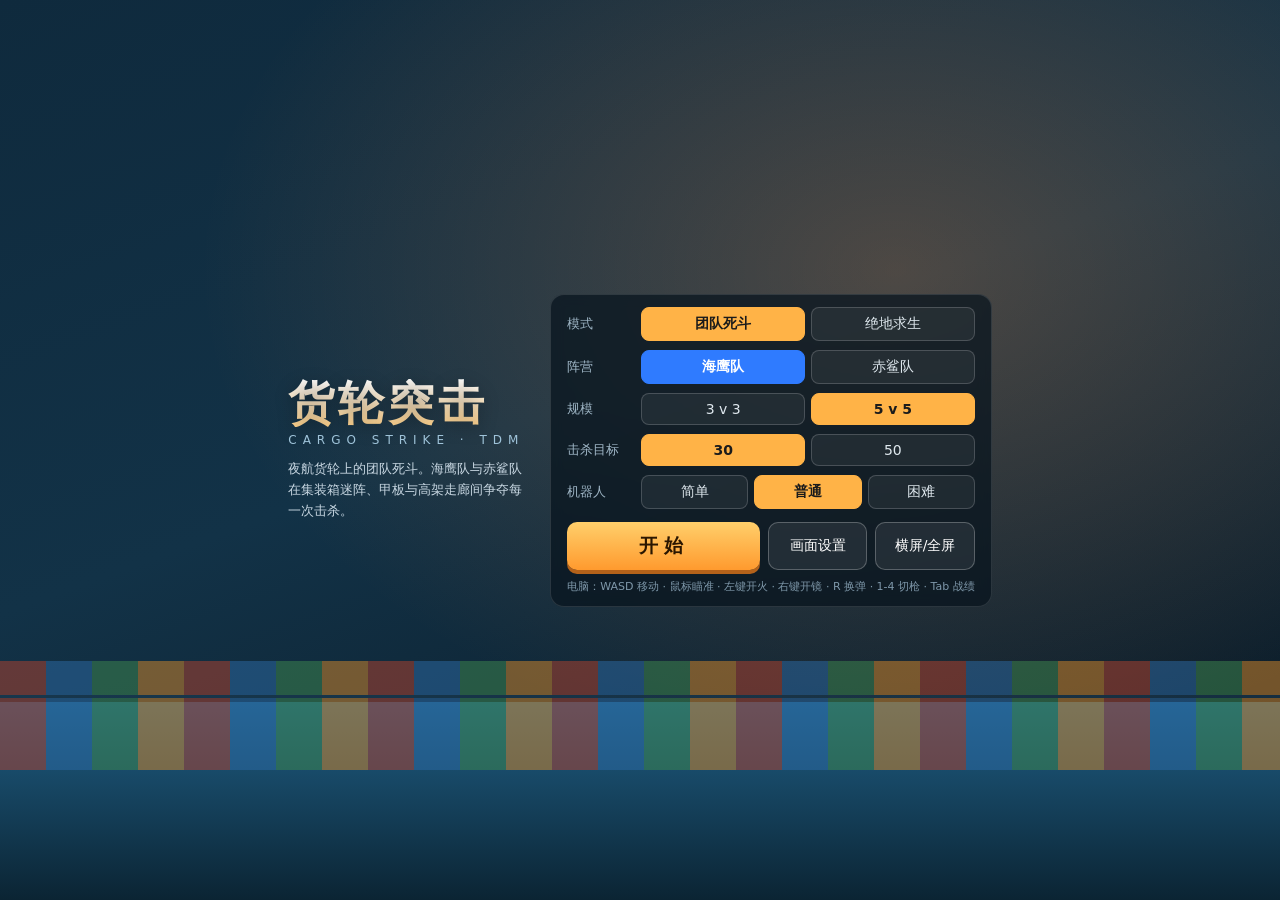
<file: ship/index.html>
<!doctype html>
<html lang="zh-CN">
<head>
<meta charset="utf-8">
<meta name="viewport" content="width=device-width,initial-scale=1,maximum-scale=1,user-scalable=no,viewport-fit=cover">
<meta name="theme-color" content="#0d1b26">
<meta name="apple-mobile-web-app-capable" content="yes">
<title>货轮突击</title>
<script type="importmap">{"imports":{"three":"./vendor/three.module.js"}}</script>
<style>
*{box-sizing:border-box;margin:0;padding:0;-webkit-tap-highlight-color:transparent;user-select:none;-webkit-user-select:none;-webkit-touch-callout:none}
html,body{width:100%;height:100%;overflow:hidden;background:#0d1b26;color:#fff;font-family:system-ui,-apple-system,"PingFang SC","Microsoft YaHei",sans-serif;touch-action:none}
canvas#gl{position:fixed;inset:0;width:100%;height:100%;display:block}
.hidden{display:none!important}
button{font-family:inherit;cursor:pointer}
/* ---------- lobby ---------- */
#lobby{position:fixed;inset:0;z-index:20;display:flex;align-items:center;justify-content:center;
 background:radial-gradient(ellipse at 70% 30%,rgba(255,140,60,.25),transparent 55%),linear-gradient(160deg,#0f2a3d 0%,#123247 45%,#0a1620 100%)}
#lobby .bgShip{position:absolute;left:0;right:0;bottom:0;height:38%;opacity:.5;background:
 linear-gradient(transparent 0 40%,#1d3f57 40% 41%,transparent 41%),
 repeating-linear-gradient(90deg,#b5432f 0 46px,#2d6ca8 46px 92px,#3f8a4f 92px 138px,#d98a2b 138px 184px);
 -webkit-mask:linear-gradient(transparent 0 30%,#000 30% 62%,transparent 62%);mask:linear-gradient(transparent 0 30%,#000 30% 62%,transparent 62%)}
#lobby .bgSea{position:absolute;left:0;right:0;bottom:0;height:22%;background:linear-gradient(#1f5f86,#0b2433)}
.lobbyCard{position:relative;display:flex;gap:22px;align-items:stretch;padding:18px 22px;max-width:96vw;max-height:96vh}
.brand{display:flex;flex-direction:column;justify-content:center;min-width:220px}
.brand h1{font-size:46px;letter-spacing:4px;font-weight:900;line-height:1.05;background:linear-gradient(#fff,#ffd28a);-webkit-background-clip:text;background-clip:text;color:transparent;text-shadow:0 4px 18px rgba(0,0,0,.3)}
.brand .en{font-size:12px;letter-spacing:6px;color:#9fc3d9;margin-top:6px}
.brand p{font-size:13px;color:#c8d7e2;margin-top:12px;line-height:1.6;max-width:240px}
.opts{background:rgba(8,20,30,.72);border:1px solid rgba(255,255,255,.12);border-radius:14px;padding:12px 16px;display:flex;flex-direction:column;gap:9px;min-width:380px;backdrop-filter:blur(6px)}
.row{display:flex;align-items:center;gap:10px}
.row>label{width:64px;font-size:13px;color:#9fb6c6;flex:none}
.seg{display:flex;gap:6px;flex:1}
.seg button{flex:1;padding:7px 4px;border-radius:8px;border:1px solid rgba(255,255,255,.18);background:rgba(255,255,255,.06);color:#dfe8ee;font-size:14px;white-space:nowrap}
.seg button.on{background:#ffb347;color:#1b1b1b;border-color:#ffb347;font-weight:700}
.seg button.on.blue{background:#2f7bff;color:#fff;border-color:#2f7bff}
.seg button.on.red{background:#e2392d;color:#fff;border-color:#e2392d}
.actions{display:flex;gap:8px;margin-top:4px}
#btnStart{flex:2;padding:11px;border:none;border-radius:10px;background:linear-gradient(#ffcf6b,#ff9a2e);color:#2a1600;font-size:19px;font-weight:900;letter-spacing:6px;box-shadow:0 4px 0 #b4621a}
.ghost{flex:1;padding:9px 6px;border-radius:10px;border:1px solid rgba(255,255,255,.25);background:rgba(255,255,255,.08);color:#fff;font-size:14px;white-space:nowrap}
.tip{font-size:11px;color:#7f98aa}
/* ---------- HUD ---------- */
#hud{position:fixed;inset:0;z-index:5;pointer-events:none}
#topbar{position:absolute;top:calc(6px + env(safe-area-inset-top));left:50%;transform:translateX(-50%);display:flex;align-items:center;gap:8px;background:rgba(0,0,0,.42);padding:3px 12px;border-radius:10px;font-weight:800}
#topbar .b{color:#5fb0ff;font-size:22px;min-width:30px;text-align:right}
#topbar .r{color:#ff6a5c;font-size:22px;min-width:30px}
#timer{font-size:15px;color:#fff;padding:0 6px;border-left:1px solid #fff3;border-right:1px solid #fff3}
#target{font-size:10px;color:#cbd;position:absolute;top:100%;left:50%;transform:translateX(-50%);white-space:nowrap;margin-top:2px;text-shadow:0 1px 2px #000}
#bCar{width:64px;height:64px;right:calc(150px + env(safe-area-inset-right));top:calc(50% - 32px);background:rgba(60,140,230,.55);font-weight:700}
#bView{width:44px;height:44px;left:calc(22px + env(safe-area-inset-left));bottom:calc(62px + env(safe-area-inset-bottom));font-size:12px}
#bView.on{background:rgba(255,190,60,.55)}
#speedo{position:absolute;left:50%;top:calc(52px + env(safe-area-inset-top));transform:translateX(-50%);font:700 22px system-ui;color:#fff;text-shadow:0 1px 3px #000;display:none}
body.driving #speedo{display:block}
body.driving #bFire,body.driving #bFire2,body.driving #bScope,body.driving #bJump,body.driving #bCrouch,body.driving #bReload,body.driving #bSwitch{display:none}
#carHint{position:absolute;left:50%;top:62%;transform:translateX(-50%);color:#fff;font:600 14px system-ui;background:rgba(0,0,0,.45);padding:4px 10px;border-radius:6px}
#minimap.sq{width:120px;height:120px}
body.brIsland #bFire2{top:calc(136px + env(safe-area-inset-top))}
#minimap{position:absolute;top:calc(6px + env(safe-area-inset-top));left:calc(8px + env(safe-area-inset-left));width:200px;height:52px;border-radius:6px;border:1px solid rgba(255,255,255,.25)}
#killfeed{position:absolute;top:calc(44px + env(safe-area-inset-top));right:calc(10px + env(safe-area-inset-right));display:flex;flex-direction:column;align-items:flex-end;gap:3px}
.kf{background:rgba(0,0,0,.5);padding:2px 8px;border-radius:5px;font-size:12px;transition:opacity .6s;white-space:nowrap}
.kf.out{opacity:0}.kf i{color:#ccc;font-style:normal}.kf em{color:#ffcf4a;font-style:normal;font-weight:700}
.kf .blue{color:#6db8ff}.kf .red{color:#ff7468}.kf .me{text-decoration:underline}
#hpBox{position:absolute;left:calc(14px + env(safe-area-inset-left));bottom:calc(8px + env(safe-area-inset-bottom));display:flex;align-items:center;gap:8px;background:rgba(0,0,0,.4);padding:4px 10px;border-radius:8px}
#hpBox .plus{color:#4cd17a;font-weight:900;font-size:18px}
#hpNum{font-size:20px;font-weight:800;min-width:38px}
#hpBar{width:110px;height:7px;background:rgba(255,255,255,.18);border-radius:4px;overflow:hidden}
#hpFill{height:100%;width:100%;background:#4cd17a;transition:width .15s}
#ammoBox{position:absolute;left:50%;transform:translateX(-50%);bottom:calc(8px + env(safe-area-inset-bottom));background:rgba(0,0,0,.4);padding:3px 12px;border-radius:8px;text-align:center;white-space:nowrap}
#wName{font-size:11px;color:#cfd8de}
#ammo b{font-size:22px}#ammo span{font-size:14px;color:#bbb}#ammo.low b{color:#ff6a5c}
#cross{position:absolute;left:50%;top:50%;width:0;height:0}
#cross i{position:absolute;background:rgba(255,255,255,.9);box-shadow:0 0 2px #000}
#cross .h1{width:8px;height:2px;left:-14px;top:-1px}#cross .h2{width:8px;height:2px;left:6px;top:-1px}
#cross .v1{width:2px;height:8px;left:-1px;top:-14px}#cross .v2{width:2px;height:8px;left:-1px;top:6px}
#cross .dot{width:2px;height:2px;left:-1px;top:-1px}
#hitmark{position:absolute;left:50%;top:50%;width:26px;height:26px;margin:-13px 0 0 -13px;opacity:0}
#hitmark.show{opacity:1}
#hitmark:before,#hitmark:after{content:"";position:absolute;left:12px;top:0;width:2px;height:26px;background:#fff;transform:rotate(45deg);box-shadow:0 0 2px #000}
#hitmark:after{transform:rotate(-45deg)}
#hitmark.head:before,#hitmark.head:after{background:#ffcf4a}
#hitmark.kill:before,#hitmark.kill:after{background:#ff3b30;height:30px;top:-2px}
#scope{position:absolute;inset:0;background:radial-gradient(circle at 50% 50%,transparent 0 30vh,#000 calc(30vh + 2px));display:none}
#scope:before{content:"";position:absolute;left:0;right:0;top:50%;height:1px;background:#000}
#scope:after{content:"";position:absolute;top:0;bottom:0;left:50%;width:1px;background:#000}
#dmg{position:absolute;inset:0;background:radial-gradient(ellipse at center,transparent 45%,rgba(220,0,0,.65));opacity:0;transition:opacity .25s}
#centerMsg{position:absolute;left:50%;top:30%;transform:translate(-50%,-50%);font-size:22px;font-weight:900;text-shadow:0 2px 6px #000;opacity:0;transition:opacity .2s;white-space:nowrap}
#centerMsg.show{opacity:1}
#deathScr{position:absolute;inset:0;background:rgba(80,0,0,.35);display:flex;align-items:center;justify-content:center;flex-direction:column;font-size:16px}
#deathScr b{font-size:30px;margin-bottom:6px}
/* ---------- touch controls ---------- */
#touch{position:fixed;inset:0;z-index:6}
#joyBase{position:absolute;width:120px;height:120px;margin:-60px 0 0 -60px;border-radius:50%;border:2px solid rgba(255,255,255,.3);background:rgba(255,255,255,.06);pointer-events:none;opacity:.55}
#joyKnob{position:absolute;left:50%;top:50%;width:52px;height:52px;margin:-26px 0 0 -26px;border-radius:50%;background:rgba(255,255,255,.4)}
.tb{position:absolute;border-radius:50%;border:2px solid rgba(255,255,255,.4);background:rgba(20,30,40,.4);color:#fff;font-size:14px;font-weight:700;display:flex;align-items:center;justify-content:center;text-shadow:0 1px 2px #000}
.tb.on{background:rgba(255,179,71,.6)}
.tb:active,.tb.pressed{background:rgba(255,255,255,.35)}
#bFire{width:82px;height:82px;right:calc(104px + env(safe-area-inset-right));bottom:calc(56px + env(safe-area-inset-bottom));background:rgba(220,60,40,.45);font-size:17px}
#bFire2{width:56px;height:56px;left:calc(26px + env(safe-area-inset-left));top:calc(84px + env(safe-area-inset-top));background:rgba(220,60,40,.35);font-size:12px}
#bJump{width:56px;height:56px;right:calc(26px + env(safe-area-inset-right));bottom:calc(110px + env(safe-area-inset-bottom))}
#bCrouch{width:50px;height:50px;right:calc(30px + env(safe-area-inset-right));bottom:calc(40px + env(safe-area-inset-bottom))}
#bScope{width:52px;height:52px;right:calc(118px + env(safe-area-inset-right));bottom:calc(152px + env(safe-area-inset-bottom))}
#bReload{width:50px;height:50px;right:calc(200px + env(safe-area-inset-right));bottom:calc(30px + env(safe-area-inset-bottom))}
#bSwitch{width:50px;height:50px;right:calc(30px + env(safe-area-inset-right));bottom:calc(180px + env(safe-area-inset-bottom))}
#topBtns{position:fixed;z-index:7;top:calc(6px + env(safe-area-inset-top));right:calc(10px + env(safe-area-inset-right));display:flex;gap:6px}
#tExitFs{font-size:12px!important;font-weight:700;background:rgba(160,40,30,.55)!important}
#topBtns button{min-width:34px;padding:0 5px;height:30px;border-radius:7px;border:1px solid rgba(255,255,255,.3);background:rgba(0,0,0,.4);color:#fff;font-size:13px}
/* ---------- dialogs ---------- */
.modal{position:fixed;inset:0;z-index:30;background:rgba(0,0,0,.55);display:flex;align-items:center;justify-content:center}
.panel{background:#132532;border:1px solid rgba(255,255,255,.15);border-radius:14px;padding:14px 18px;min-width:340px;max-width:94vw;max-height:94vh;overflow:auto}
.panel h2{font-size:18px;margin-bottom:10px;text-align:center}
.panel .row{margin-bottom:9px}
.panel input[type=range]{flex:1}
.panel .close{display:block;margin:8px auto 0;padding:8px 28px;border-radius:9px;border:none;background:#ffb347;color:#222;font-weight:800;font-size:15px}
#scoreboard .panel{min-width:520px}
.pBtns{display:flex;flex-wrap:wrap;justify-content:center;gap:8px;margin-top:8px}.pBtns .close{margin:0!important;padding:8px 16px!important}
.sbWrap{display:flex;gap:12px}
.sbTeam{flex:1;border-radius:10px;padding:6px 8px}
.sbTeam.blue{background:rgba(47,123,255,.18)}.sbTeam.red{background:rgba(226,57,45,.18)}
.sbTeam h3{font-size:14px;display:flex;justify-content:space-between;margin-bottom:4px}
.sbTeam table{width:100%;border-collapse:collapse;font-size:13px}
.sbTeam th{color:#9fb6c6;font-weight:500;text-align:left;padding:2px 4px}
.sbTeam td{padding:3px 4px;border-top:1px solid rgba(255,255,255,.08)}
.sbTeam td:nth-child(n+2),.sbTeam th:nth-child(n+2){text-align:center;width:44px}
.sbTeam tr.me td{color:#ffcf4a;font-weight:700}
#endScr .panel{min-width:540px}
#endTitle{font-size:28px;font-weight:900;text-align:center;margin-bottom:8px;letter-spacing:4px}
#endTitle.win{color:#ffcf4a}#endTitle.lose{color:#9fb6c6}
.endBtns{display:flex;gap:10px;justify-content:center;margin-top:10px}
.endBtns button{padding:9px 22px;border-radius:9px;border:none;font-weight:800;font-size:15px}
#rotateHint{position:fixed;inset:0;z-index:50;background:#0d1b26;display:none;align-items:center;justify-content:center;flex-direction:column;gap:14px;font-size:18px;text-align:center;padding:20px}
#rotateHint .ph{width:44px;height:74px;border:3px solid #fff;border-radius:8px;animation:rot 1.6s ease-in-out infinite}
#lobby .brOnly{display:none}#lobby.brMode .brOnly{display:flex}#lobby.brMode .tdmOnly{display:none}
body.br #topbar .b,body.br #topbar .r{font-size:15px;min-width:0;white-space:nowrap}
#dmg.zone{opacity:.5!important;background:radial-gradient(ellipse at center,transparent 40%,rgba(40,110,255,.65))}
@keyframes rot{0%,20%{transform:rotate(0)}60%,100%{transform:rotate(-90deg)}}
@media (orientation:portrait) and (pointer:coarse){#rotateHint{display:flex}}
@media (orientation:portrait){
 body.forceLand{width:100vh;height:100vw;transform:rotate(90deg) translateY(-100%);transform-origin:top left}
 body.forceLand #rotateHint{display:none!important}
}
@media (max-height:380px){.brand h1{font-size:38px}.opts{gap:6px;padding:10px 14px}.seg button{padding:5px 4px}}
</style>
</head>
<body>
<canvas id="gl"></canvas>

<div id="lobby">
  <div class="bgSea"></div><div class="bgShip"></div>
  <div class="lobbyCard">
    <div class="brand">
      <h1>货轮突击</h1>
      <div class="en">CARGO STRIKE · TDM</div>
      <p>夜航货轮上的团队死斗。海鹰队与赤鲨队在集装箱迷阵、甲板与高架走廊间争夺每一次击杀。</p>
    </div>
    <div class="opts">
      <div class="row"><label>模式</label><div class="seg" data-k="mode"><button data-v="tdm" class="on">团队死斗</button><button data-v="br">绝地求生</button></div></div>
      <div class="row tdmOnly"><label>阵营</label><div class="seg" data-k="team"><button data-v="blue" class="on blue">海鹰队</button><button data-v="red">赤鲨队</button></div></div>
      <div class="row tdmOnly"><label>规模</label><div class="seg" data-k="size"><button data-v="3">3 v 3</button><button data-v="5" class="on">5 v 5</button></div></div>
      <div class="row tdmOnly"><label>击杀目标</label><div class="seg" data-k="target"><button data-v="30" class="on">30</button><button data-v="50">50</button></div></div>
      <div class="row brOnly"><label>地图</label><div class="seg" data-k="brMap"><button data-v="island" class="on">港口岛</button><button data-v="ship">货轮</button></div></div>
      <div class="row brOnly"><label>人数</label><div class="seg" data-k="brSize"><button data-v="12">12 人</button><button data-v="16" class="on">16 人</button><button data-v="20">20 人</button></div></div>
      <div class="row"><label>机器人</label><div class="seg" data-k="diff"><button data-v="easy">简单</button><button data-v="normal" class="on">普通</button><button data-v="hard">困难</button></div></div>
      <div class="actions">
        <button id="btnStart">开始</button>
        <button class="ghost" id="btnSettings">画面设置</button>
        <button class="ghost" id="btnFull">横屏/全屏</button>
      </div>
      <div class="tip">电脑：WASD 移动 · 鼠标瞄准 · 左键开火 · 右键开镜 · R 换弹 · 1-4 切枪 · Tab 战绩</div>
    </div>
  </div>
</div>

<div id="hud" class="hidden">
  <canvas id="minimap" width="400" height="104"></canvas>
  <div id="topbar"><span class="b" id="sBlue">0</span><span id="timer">10:00</span><span class="r" id="sRed">0</span><div id="target">目标 30 击杀</div></div>
  <div id="killfeed"></div>
  <div id="scope"></div>
  <div id="cross"><i class="h1"></i><i class="h2"></i><i class="v1"></i><i class="v2"></i><i class="dot"></i></div>
  <div id="hitmark"></div>
  <div id="dmg"></div>
  <div id="centerMsg"></div>
  <div id="hpBox"><span class="plus">✚</span><span id="hpNum">100</span><div id="hpBar"><div id="hpFill"></div></div></div>
  <div id="ammoBox"><div id="wName">步枪</div><div id="ammo"><b>30</b><span> / 90</span></div></div>
  <div id="speedo"></div><div id="carHint" class="hidden"></div>
  <div id="deathScr" class="hidden"><b>你被击败了</b><span id="deathBy"></span><span id="respawnIn"></span></div>
</div>

<div id="touch" class="hidden">
  <div id="joyBase" class="hidden"><div id="joyKnob"></div></div>
  <div class="tb" id="bFire2" data-btn="fire">开火</div>
  <div class="tb" id="bScope" data-btn="scope">开镜</div>
  <div class="tb" id="bFire" data-btn="fire">开火</div>
  <div class="tb" id="bJump" data-btn="jump">跳</div>
  <div class="tb" id="bCrouch" data-btn="crouch">蹲</div>
  <div class="tb" id="bReload" data-btn="reload">换弹</div>
  <div class="tb" id="bSwitch" data-btn="switch">切枪</div>
  <div class="tb hidden" id="bCar" data-btn="car">上车</div>
  <div class="tb" id="bView" data-btn="view">视角</div>
</div>
<div id="topBtns" class="hidden"><button id="tSb" title="战绩">≡</button><button id="tFull" title="横屏/全屏">⤢</button><button id="tExitFs" class="hidden" title="退出全屏">⤢退出</button><button id="tSet" title="设置">⚙</button></div>

<div id="settings" class="modal hidden"><div class="panel">
  <h2 id="setTitle">画面设置</h2>
  <div class="row"><label>画质</label><div class="seg" data-s="quality"><button data-v="low">流畅</button><button data-v="mid">均衡</button><button data-v="high">高清</button></div></div>
  <div class="row"><label>帧率上限</label><div class="seg" data-s="fps"><button data-v="30">30</button><button data-v="60">60</button><button data-v="90">90</button><button data-v="120">120</button></div></div>
  <div class="row"><label>灵敏度</label><input type="range" id="sens" min="0.3" max="2.5" step="0.1"><span id="sensV" style="width:32px;text-align:right">1.0</span></div>
  <div class="row"><label>显示帧率</label><div class="seg" data-s="showFps"><button data-v="0">关</button><button data-v="1">开</button></div></div>
  <div class="tip" id="setTip">画质更改在下一局完全生效（分辨率立即生效）。</div>
  <div class="pBtns">
  <button class="close" id="setClose">确定</button>
  <button class="close hidden" id="btnExitFs" style="background:#2f6f9a;color:#fff">退出全屏</button>
  <button class="close hidden" id="btnQuit" style="background:#46535d;color:#fff">退出对局</button>
  <button class="close" id="btnHome" style="background:#46535d;color:#fff">返回主页</button>
  </div>
</div></div>

<div id="scoreboard" class="modal hidden"><div class="panel" id="sbPanel"></div></div>
<div id="endScr" class="modal hidden"><div class="panel"><div id="endTitle"></div><div id="endBoard"></div>
  <div class="endBtns"><button id="btnAgain" style="background:#ffb347">再来一局</button><button id="btnLobby" style="background:#46535d;color:#fff">返回大厅</button></div></div></div>
<div id="fpsMeter" class="hidden" style="position:fixed;z-index:8;left:8px;top:62px;font:11px monospace;color:#9f9;text-shadow:0 1px 1px #000"></div>
<div id="rotateHint"><div class="ph"></div><div>请将手机横屏游玩</div><button class="ghost" id="btnFull2" style="flex:none;padding:10px 24px">横屏/全屏</button></div>

<script type="module" src="./js/main.js"></script>
</body>
</html>
</file>
<file: brawl/style.css>
*{box-sizing:border-box;margin:0;padding:0;-webkit-tap-highlight-color:transparent;user-select:none;-webkit-user-select:none;-webkit-touch-callout:none}
html,body{width:100%;height:100%;overflow:hidden;background:#123;color:#fff;font-family:system-ui,-apple-system,"PingFang SC","Microsoft YaHei",sans-serif;touch-action:none}
#app{position:fixed;left:0;top:0;width:100vw;height:100vh;overflow:hidden}
@media (orientation:portrait){body.rot #app{width:100vh;height:100vw;transform-origin:0 0;transform:rotate(90deg) translateY(-100%)}}
canvas#gl,canvas#ov{position:absolute;inset:0;width:100%;height:100%;display:block}
canvas#ov{pointer-events:none;z-index:2}
.hidden{display:none!important}
button{font-family:inherit;cursor:pointer}
.ghost{padding:9px 14px;border-radius:12px;border:2px solid rgba(255,255,255,.55);background:rgba(20,30,80,.45);color:#fff;font-size:14px;font-weight:800;white-space:nowrap}
.stroke{-webkit-text-stroke:1.5px #1a1022;paint-order:stroke fill}
/* lobby */
#lobby{position:absolute;inset:0;z-index:20;display:flex;justify-content:space-between;padding:calc(10px + env(safe-area-inset-top)) calc(14px + env(safe-area-inset-right)) 10px calc(14px + env(safe-area-inset-left));
 background:transparent}
.lbLeft{width:42%;display:flex;flex-direction:column;pointer-events:none}
.lbLeft h1{font-size:40px;font-weight:900;letter-spacing:3px;color:#ffd23f;-webkit-text-stroke:2.5px #1a1022;paint-order:stroke fill;text-shadow:0 4px 0 #1a1022;transform:rotate(-3deg);transform-origin:left}
.lbLeft .sub{font-size:13px;font-weight:800;margin-top:4px;text-shadow:0 2px 0 #1a1022}
#selInfo{margin-top:auto;background:rgba(20,16,50,.55);border-radius:14px;padding:8px 12px;border:2px solid rgba(255,255,255,.25)}
#selName{font-size:22px;font-weight:900;-webkit-text-stroke:1.5px #1a1022;paint-order:stroke fill}
#selRole{font-size:12px;color:#ffd23f;font-weight:800}
#selDesc{font-size:12px;line-height:1.5;margin-top:3px;color:#e8e6ff}
#selStats{font-size:11px;color:#bfc3ff;margin-top:3px}
.lbRight{width:54%;display:flex;flex-direction:column;gap:7px;background:rgba(20,16,50,.5);border-radius:16px;padding:9px 12px;border:2px solid rgba(255,255,255,.2);max-height:100%;overflow:auto}
.ttl{font-weight:900;font-size:15px;text-shadow:0 2px 0 #1a1022}
#cards{display:grid;grid-template-columns:repeat(4,1fr);gap:6px}
.card{position:relative;border-radius:12px;border:3px solid #1a1022;background:linear-gradient(#6c8cff,#3b4fd1);padding:0;height:76px;overflow:hidden;box-shadow:0 3px 0 #1a1022}
.card img{position:absolute;left:50%;top:-4px;height:78px;transform:translateX(-50%)}
.card b{position:absolute;left:0;right:0;bottom:0;background:rgba(10,8,30,.75);font-size:11px;font-weight:900;padding:2px 0;text-align:center;color:#fff}
.card.on{border-color:#ffd23f;background:linear-gradient(#ffe27a,#ff9f1c);transform:translateY(-2px)}
.row{display:flex;align-items:center;gap:8px;font-size:13px;font-weight:800}
.seg{display:flex;gap:5px;flex:1}
.seg button{flex:1;padding:5px 2px;border-radius:9px;border:2px solid #1a1022;background:#5566c8;color:#fff;font-weight:900;font-size:13px}
.seg button.on{background:#ffd23f;color:#1a1022}
.acts{display:flex;gap:8px;margin-top:2px}
#btnPlay{flex:1;padding:10px;border-radius:14px;border:3px solid #1a1022;background:linear-gradient(#ffe27a,#ffb000);color:#1a1022;font-size:22px;font-weight:900;letter-spacing:4px;box-shadow:0 5px 0 #1a1022}
#btnPlay:active{transform:translateY(3px);box-shadow:0 2px 0 #1a1022}
/* hud */
#hud{position:absolute;inset:0;z-index:5;pointer-events:none}
#mini{position:absolute;left:calc(10px + env(safe-area-inset-left));top:calc(40px + env(safe-area-inset-top));width:78px;height:78px;border-radius:9px;border:2px solid rgba(26,16,34,.85);background:#7fd957;opacity:.85}
#top{position:absolute;left:calc(12px + env(safe-area-inset-left));top:calc(6px + env(safe-area-inset-top));display:flex;flex-direction:column;align-items:flex-start;gap:0}
#alive{font-size:21px;font-weight:900;letter-spacing:1px;color:#fff;-webkit-text-stroke:3px #2a1640;paint-order:stroke fill;text-shadow:0 2px 0 #2a1640}
#mapInfo{margin-top:6px;font-size:14px;font-weight:900;color:#bff7ff;text-shadow:0 2px 0 #1a1022}
#mapBan{position:absolute;left:50%;top:16%;transform:translate(-50%,-8px);font-size:22px;font-weight:900;color:#fff;-webkit-text-stroke:2.5px #2a1640;paint-order:stroke fill;background:linear-gradient(90deg,transparent,rgba(42,22,64,.75) 20%,rgba(42,22,64,.75) 80%,transparent);padding:4px 46px;opacity:0;transition:opacity .35s,transform .35s;white-space:nowrap}
#mapBan.show{opacity:1;transform:translate(-50%,0)}
#zoneT{position:absolute;left:96px;top:30px;font-size:12px;font-weight:800;color:#8dff6a;text-shadow:0 1px 2px #000;white-space:nowrap}
#kfeed{position:absolute;right:calc(62px + env(safe-area-inset-right));top:calc(52px + env(safe-area-inset-top));display:flex;flex-direction:column;align-items:flex-end;gap:3px}
.kf{background:#1a1022bb;padding:2px 8px;border-radius:7px;font-size:12px;font-weight:700;transition:opacity .6s}
.kf.out{opacity:0}.kf .me{color:#7fdcff}.kf i{color:#ffd23f;font-style:normal}
#cmsg{position:absolute;left:50%;top:28%;transform:translateX(-50%);font-size:24px;font-weight:900;-webkit-text-stroke:2px #1a1022;paint-order:stroke fill;opacity:0;transition:opacity .25s;white-space:nowrap;color:#ffd23f}
#cmsg.show{opacity:1}
#gear{position:absolute;left:50%;transform:translateX(-50%);bottom:calc(8px + env(safe-area-inset-bottom));display:flex;gap:6px}
#gear span{background:#1a1022bb;border-radius:8px;padding:2px 8px;font-size:13px;font-weight:900;border:2px solid #fff3}
#gCube{color:#ffb347}
#gear .lv1{border-color:#e8eef2}#gear .lv2{border-color:#4d9bff;color:#9cc8ff}#gear .lv3{border-color:#c77dff;color:#e2b8ff}
#stickL{position:absolute;left:0;top:0;width:0;height:0;opacity:.6;transition:opacity .15s}
#stickL.on{opacity:1}
body.air #stickL:not(.on){opacity:.3}
#stickL .base{position:absolute;left:-62px;top:-62px;width:124px;height:124px;border-radius:50%;background:radial-gradient(circle,rgba(90,170,255,.10) 40%,rgba(90,170,255,.28));border:3px solid rgba(160,210,255,.55)}
#stickL .knob{position:absolute;left:-28px;top:-28px;width:56px;height:56px;border-radius:50%;background:radial-gradient(circle at 40% 35%,#6fb6ff,#2463d6);border:3px solid #13204a;box-shadow:inset 0 -4px 0 rgba(0,0,0,.25)}
.abtn{position:absolute;border-radius:50%;pointer-events:auto;border:3px solid #1a1022}
#btnAtk{right:calc(66px + env(safe-area-inset-right));bottom:calc(52px + env(safe-area-inset-bottom));width:124px;height:124px;background:radial-gradient(circle,rgba(255,120,60,.08) 40%,rgba(255,120,60,.26));border:3px solid rgba(255,190,140,.55)}
#btnAtk .knob{position:absolute;left:31px;top:31px;width:56px;height:56px;border-radius:50%;background:radial-gradient(circle at 40% 35%,#ffb15a,#e8611e);border:3px solid #1a1022;box-shadow:0 3px 0 #1a1022;display:flex;align-items:center;justify-content:center}
.abtn svg{width:70%;height:70%;display:block;pointer-events:none}
#btnSup{right:calc(206px + env(safe-area-inset-right));bottom:calc(34px + env(safe-area-inset-bottom));width:76px;height:76px;background:rgba(20,30,70,.55)}
#btnSup .knob{position:absolute;left:11px;top:11px;width:48px;height:48px;filter:grayscale(.85) brightness(.75);border-radius:50%;background:radial-gradient(circle at 40% 35%,#5a8cff,#2a3fa8);border:3px solid #1a1022;display:flex;align-items:center;justify-content:center}
#btnSup .knob svg{width:86%;height:86%}
#btnSup.ready .knob{filter:none;transform:scale(1.12)}
#btnSup .track{position:absolute;inset:-8px;border-radius:50%;background:rgba(0,0,0,.45);-webkit-mask:radial-gradient(circle,transparent 56%,#000 58%);mask:radial-gradient(circle,transparent 56%,#000 58%)}
#btnSup .pct{position:absolute;left:50%;top:-30px;transform:translateX(-50%);font-size:15px;font-weight:900;color:#ffd23f;-webkit-text-stroke:1.5px #1a1022;paint-order:stroke fill;white-space:nowrap}
#btnSup.ready .pct{font-size:18px;color:#fff3a0}
#btnSup.ready{background:rgba(255,210,63,.35);animation:pulse 1s infinite}
#btnSup .ring{position:absolute;inset:-8px;border-radius:50%;background:conic-gradient(#ffd23f var(--p,0%),transparent 0)}
#btnSup .ring{-webkit-mask:radial-gradient(circle,transparent 58%,#000 60%);mask:radial-gradient(circle,transparent 56%,#000 58%);filter:drop-shadow(0 0 4px #ffd23f)}
@keyframes pulse{50%{box-shadow:0 0 0 8px rgba(255,210,63,.35)}}
#btnJump{position:absolute;right:calc(40px + env(safe-area-inset-right));bottom:calc(40px + env(safe-area-inset-bottom));pointer-events:auto;width:120px;height:120px;border-radius:50%;border:4px solid #1a1022;background:linear-gradient(#7fdcff,#2b6cff);color:#fff;font-size:24px;font-weight:900;-webkit-text-stroke:1.5px #1a1022;paint-order:stroke fill;box-shadow:0 5px 0 #1a1022}
body.air #btnAtk,body.air #btnSup{display:none}
#hint{position:absolute;left:50%;bottom:calc(46px + env(safe-area-inset-bottom));transform:translateX(-50%);font-size:13px;font-weight:800;text-shadow:0 1px 3px #000;white-space:nowrap}
#tbtns{position:absolute;z-index:30;right:calc(8px + env(safe-area-inset-right));top:calc(8px + env(safe-area-inset-top));display:flex;gap:6px}
#tbtns button{width:38px;height:38px;border-radius:10px;border:2px solid #1a1022;background:#ffffffd0;color:#1a1022;font-size:18px;font-weight:900}
#tExit{background:#ff6b6b!important;color:#fff!important}
#pause,#end{position:absolute;inset:0;z-index:40;background:rgba(10,8,30,.6);display:flex;align-items:center;justify-content:center}
.box{background:linear-gradient(#4b5fe0,#2a2f8f);border:3px solid #1a1022;border-radius:18px;padding:16px 22px;display:flex;flex-direction:column;gap:9px;align-items:stretch;min-width:240px;max-height:94%;box-shadow:0 6px 0 #1a1022}
.box h2{text-align:center;font-size:24px;-webkit-text-stroke:1.5px #1a1022;paint-order:stroke fill}
#pResume,#eAgain{padding:10px;border-radius:12px;border:3px solid #1a1022;background:linear-gradient(#ffe27a,#ffb000);color:#1a1022;font-size:18px;font-weight:900;box-shadow:0 4px 0 #1a1022}
#endRank{text-align:center;font-size:40px;font-weight:900;color:#ffd23f;-webkit-text-stroke:2px #1a1022;paint-order:stroke fill}
#endSub{text-align:center;font-size:14px;font-weight:800}
#endList{display:grid;grid-template-columns:1fr 1fr;gap:2px 14px;font-size:12px;overflow:auto;max-height:120px}
#endList div{display:flex;justify-content:space-between;gap:8px}
#endList .me{color:#ffd23f;font-weight:900}
#endList .mate{color:#7fdcff;font-weight:800}
#endList .eh{height:18px;width:18px;object-fit:cover;object-position:50% 20%;border-radius:50%;background:#3b4fd1;vertical-align:middle;margin-right:4px}
#rotHint{position:absolute;inset:0;z-index:60;background:#1b2a6b;display:none;align-items:center;justify-content:center;flex-direction:column;gap:14px;font-size:18px;font-weight:900;text-align:center}
#rotHint .ph{width:44px;height:74px;border:3px solid #fff;border-radius:8px;animation:rotp 1.6s ease-in-out infinite}
@keyframes rotp{0%,20%{transform:rotate(0)}60%,100%{transform:rotate(-90deg)}}
body.portrait:not(.rot):not(.noRot) #rotHint{display:flex}

#btnGad{position:absolute;right:calc(10px + env(safe-area-inset-right));bottom:calc(10px + env(safe-area-inset-bottom));width:56px;height:56px;pointer-events:auto;border-radius:16px;border:3px solid #1a1022;background:linear-gradient(#6b6f86,#3d4055);box-shadow:0 3px 0 #1a1022;transform:rotate(45deg);padding:0}
#btnGad svg{width:70%;height:70%;transform:rotate(-45deg);display:block;margin:auto;pointer-events:none}
#btnGad b{position:absolute;right:-6px;bottom:-6px;transform:rotate(-45deg);min-width:20px;height:20px;border-radius:10px;background:#1a1022;color:#fff;font-size:13px;line-height:20px;text-align:center}
#btnGad.off{filter:grayscale(1) brightness(.6)}
#btnEmo{position:absolute;right:calc(10px + env(safe-area-inset-right));top:calc(54px + env(safe-area-inset-top));width:44px;height:40px;pointer-events:auto;border:0;background:none;padding:0}
#btnEmo svg{width:100%;height:100%;display:block;pointer-events:none;filter:drop-shadow(0 2px 0 rgba(26,16,34,.6))}
body.air #btnGad,body.air #btnEmo{display:none}
</file>
